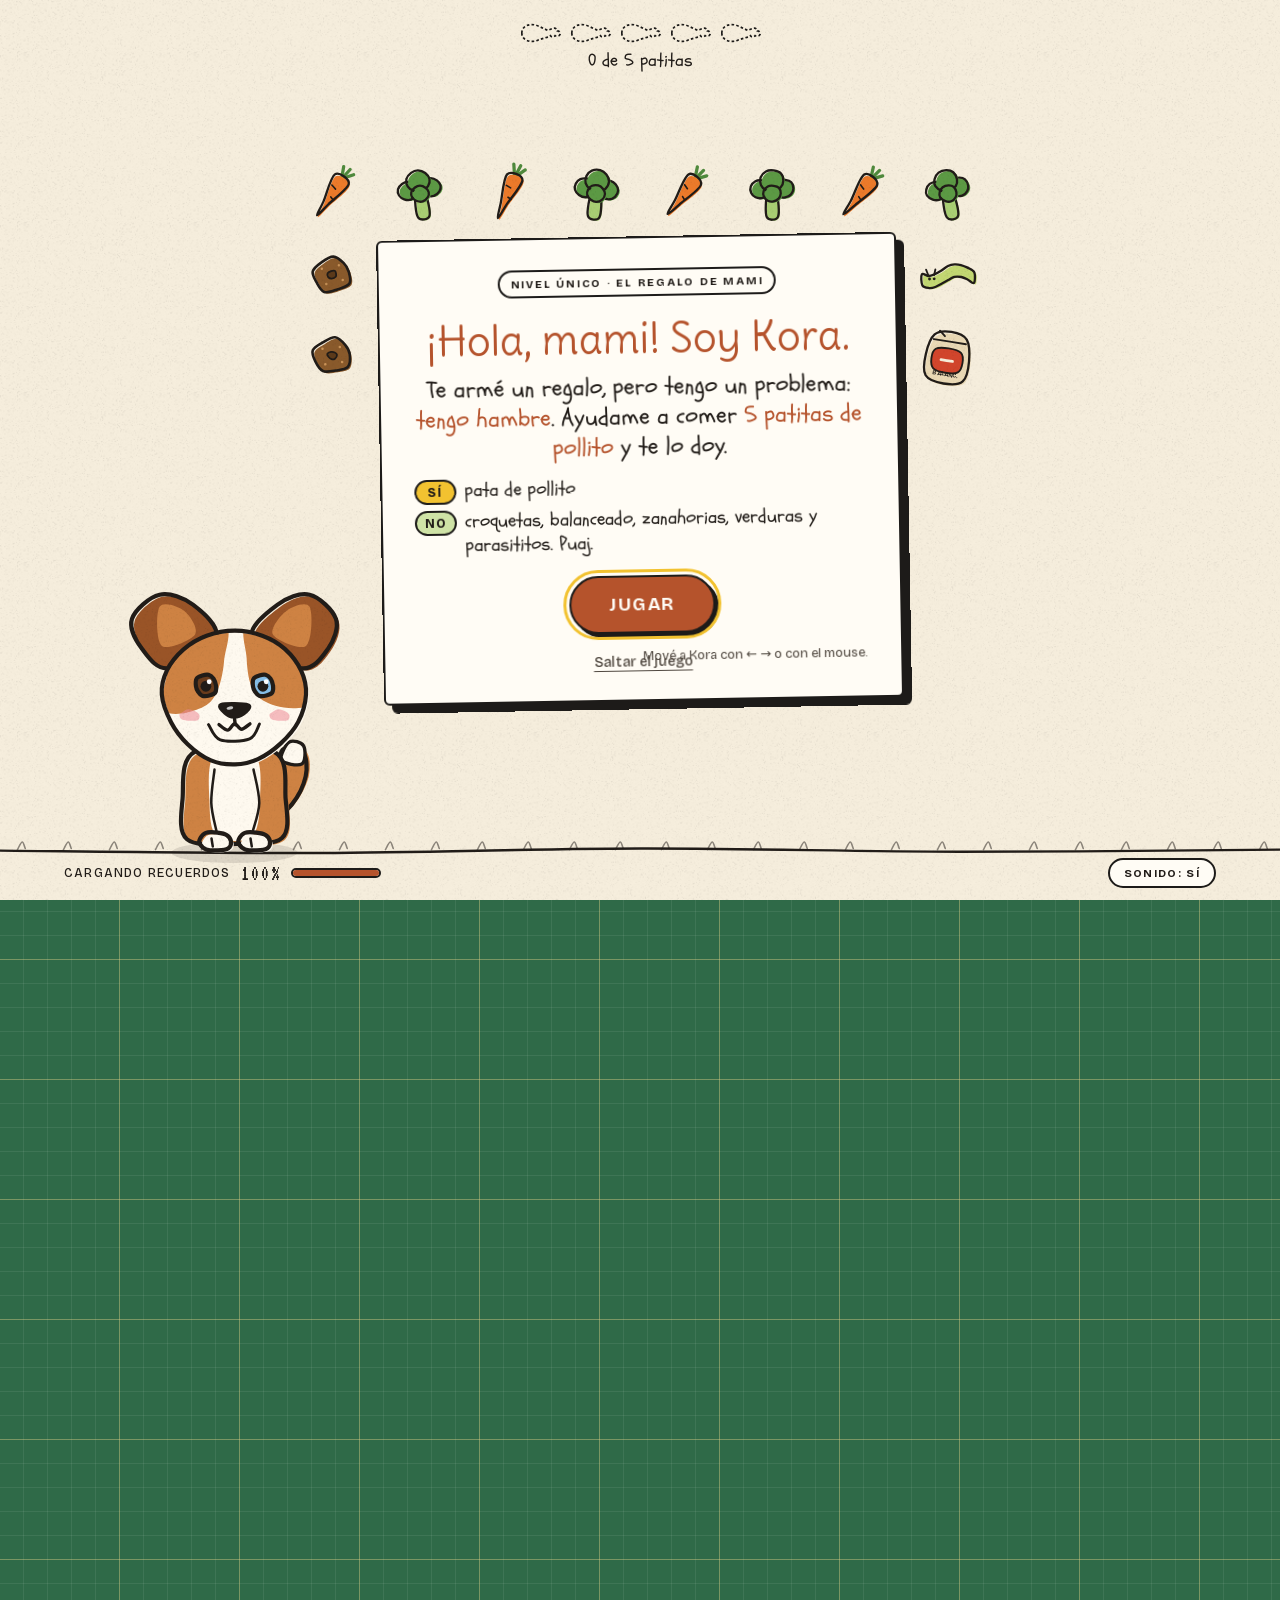
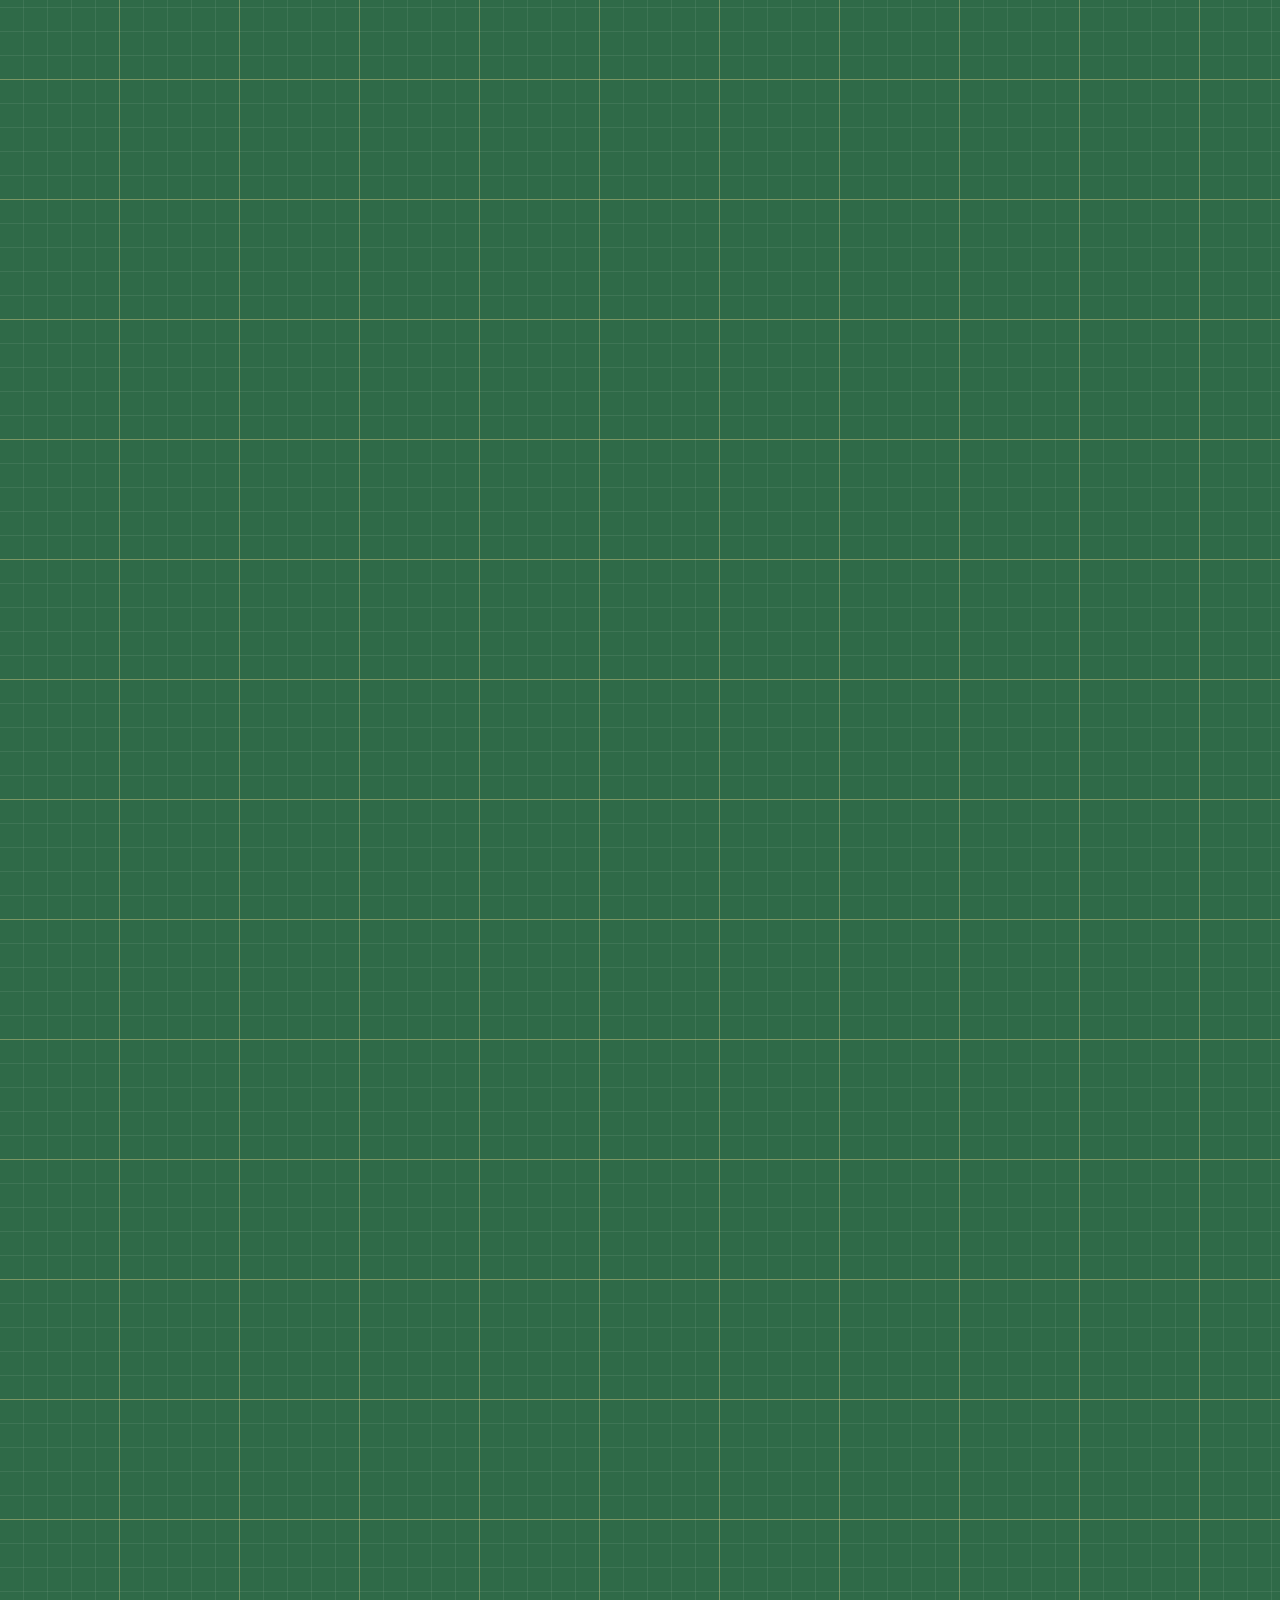
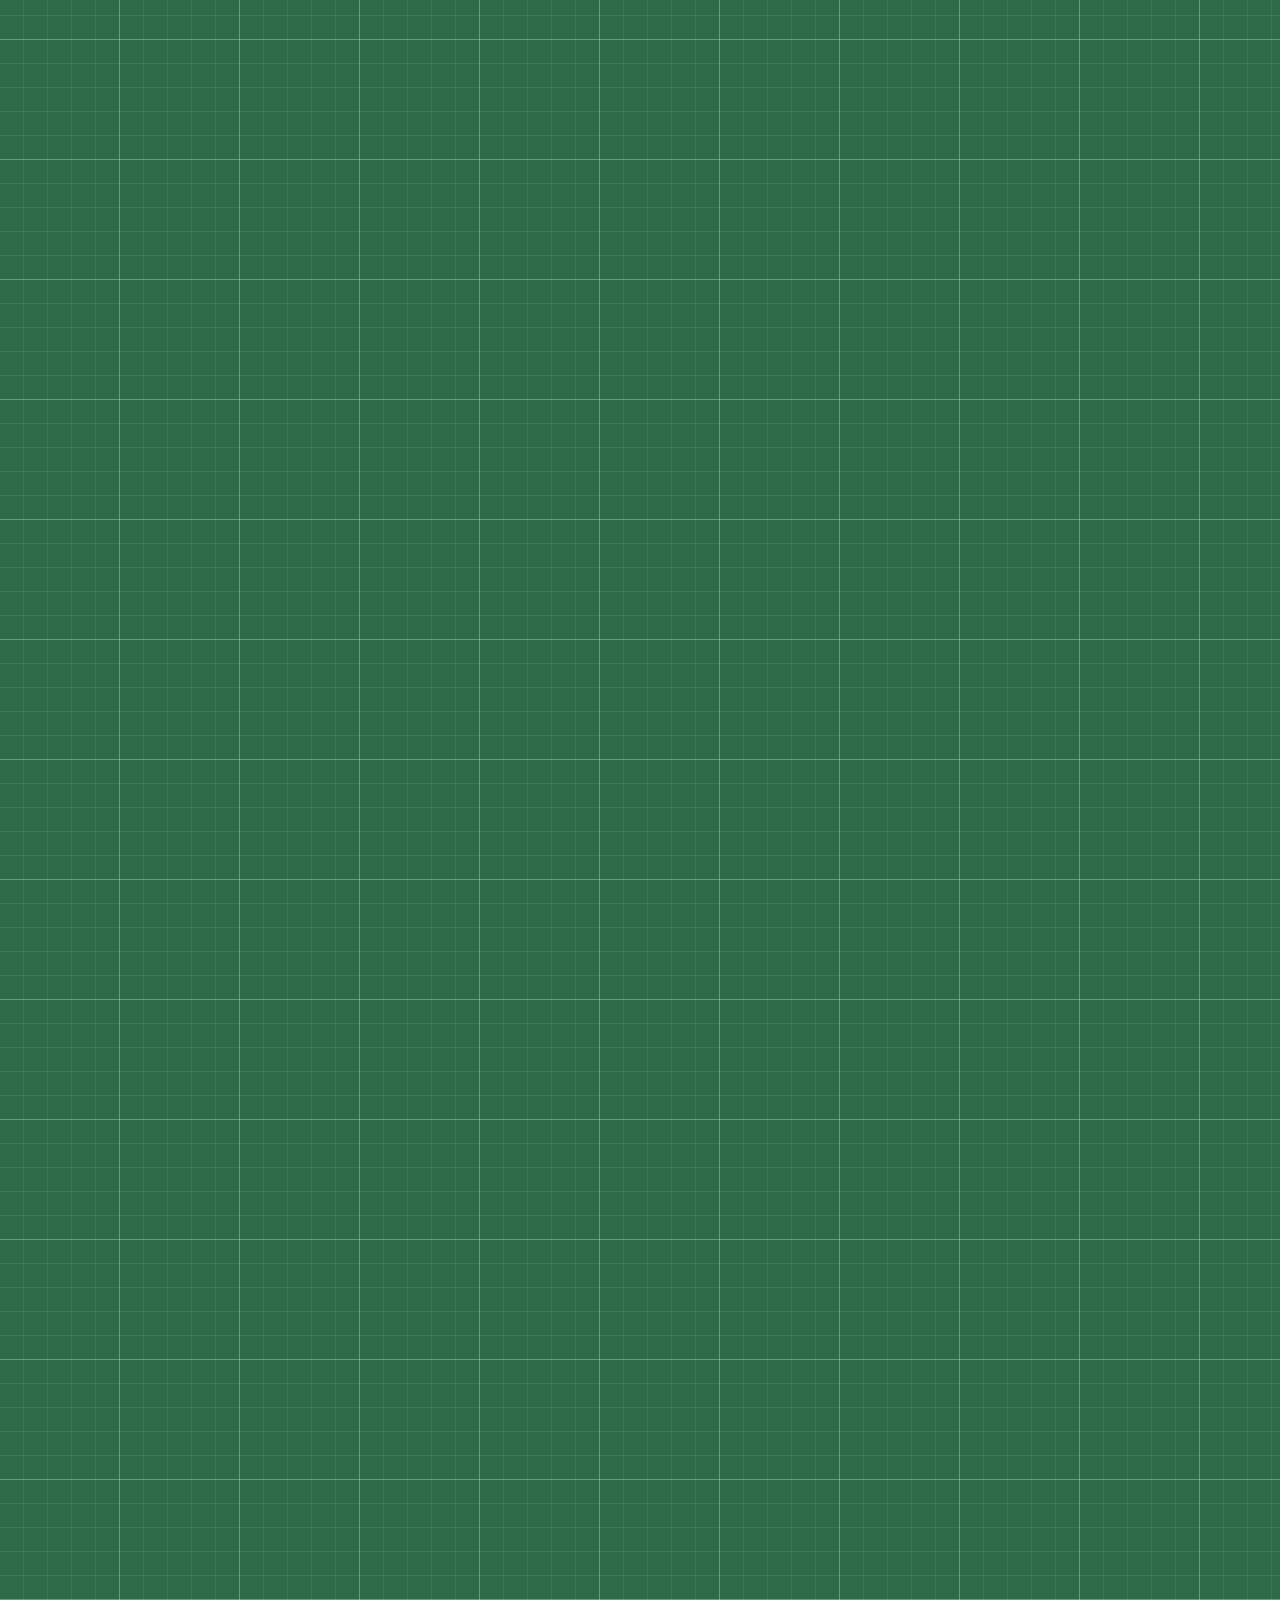
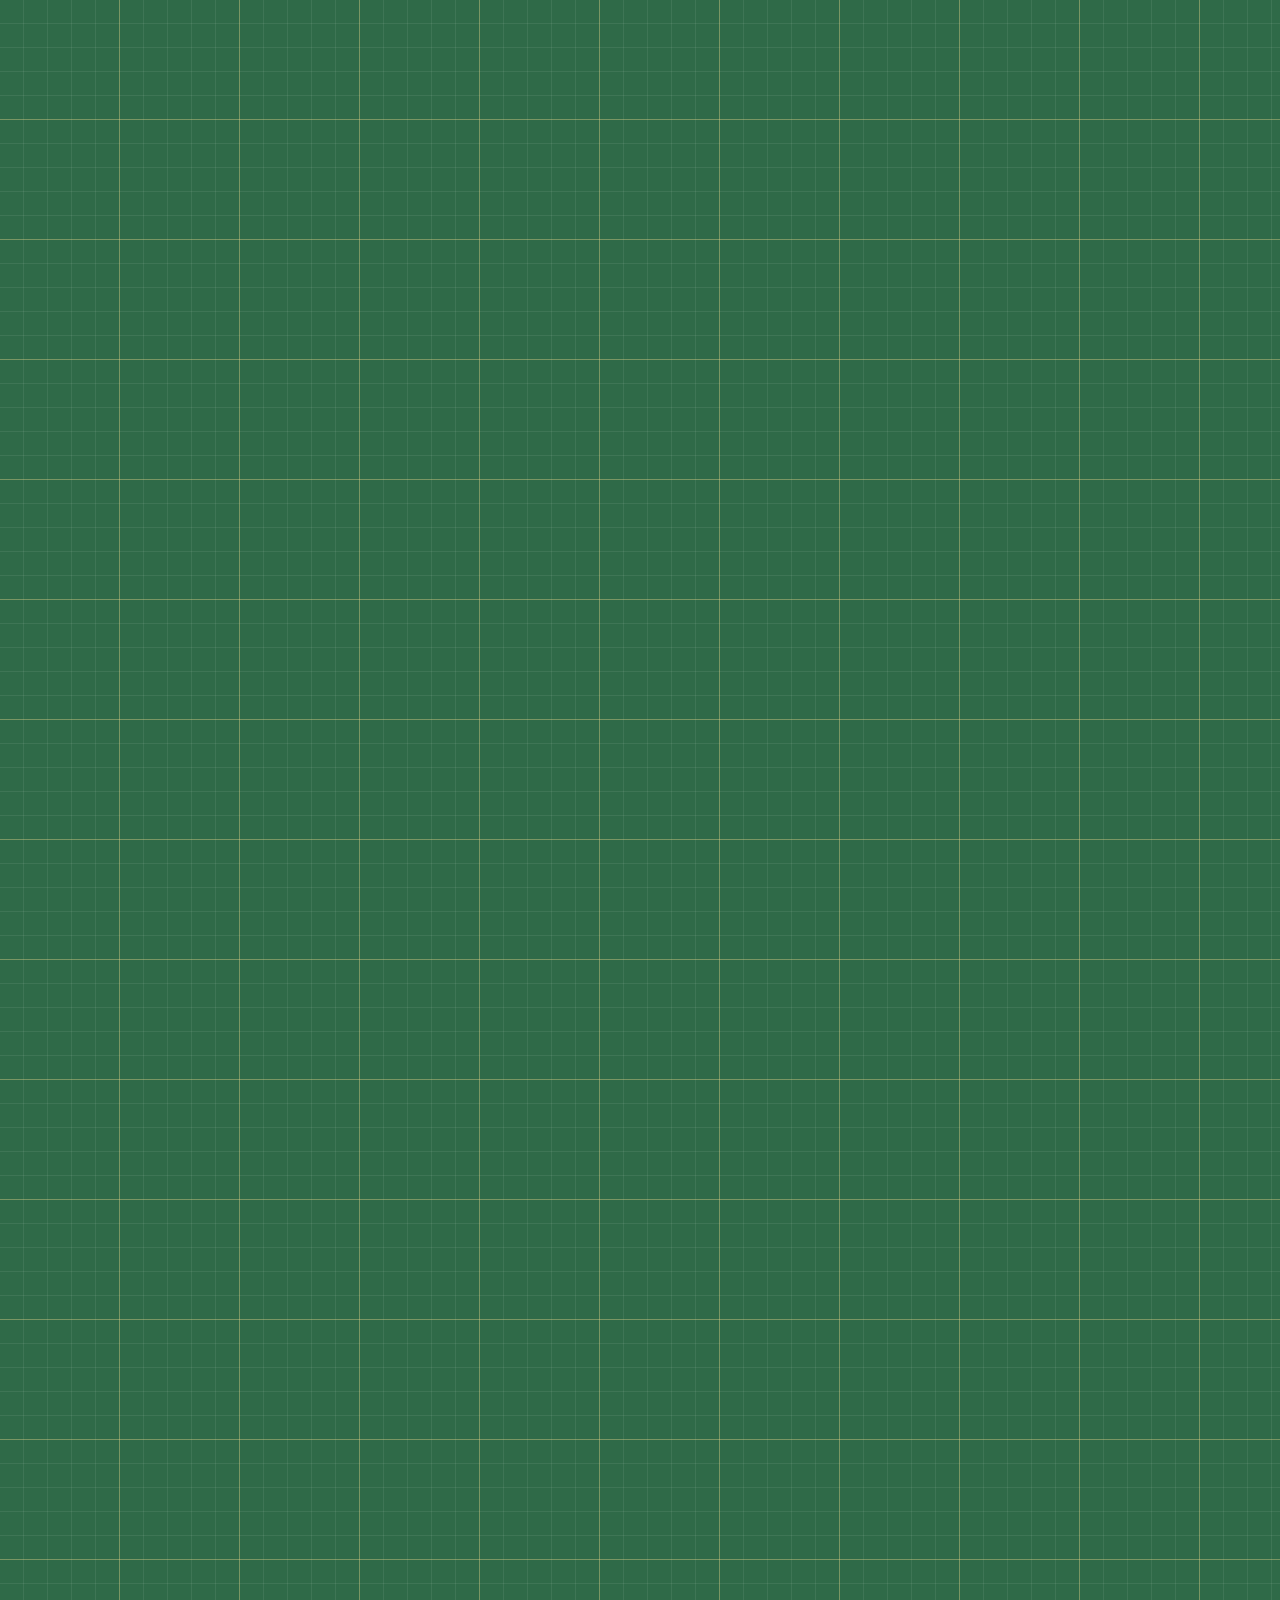
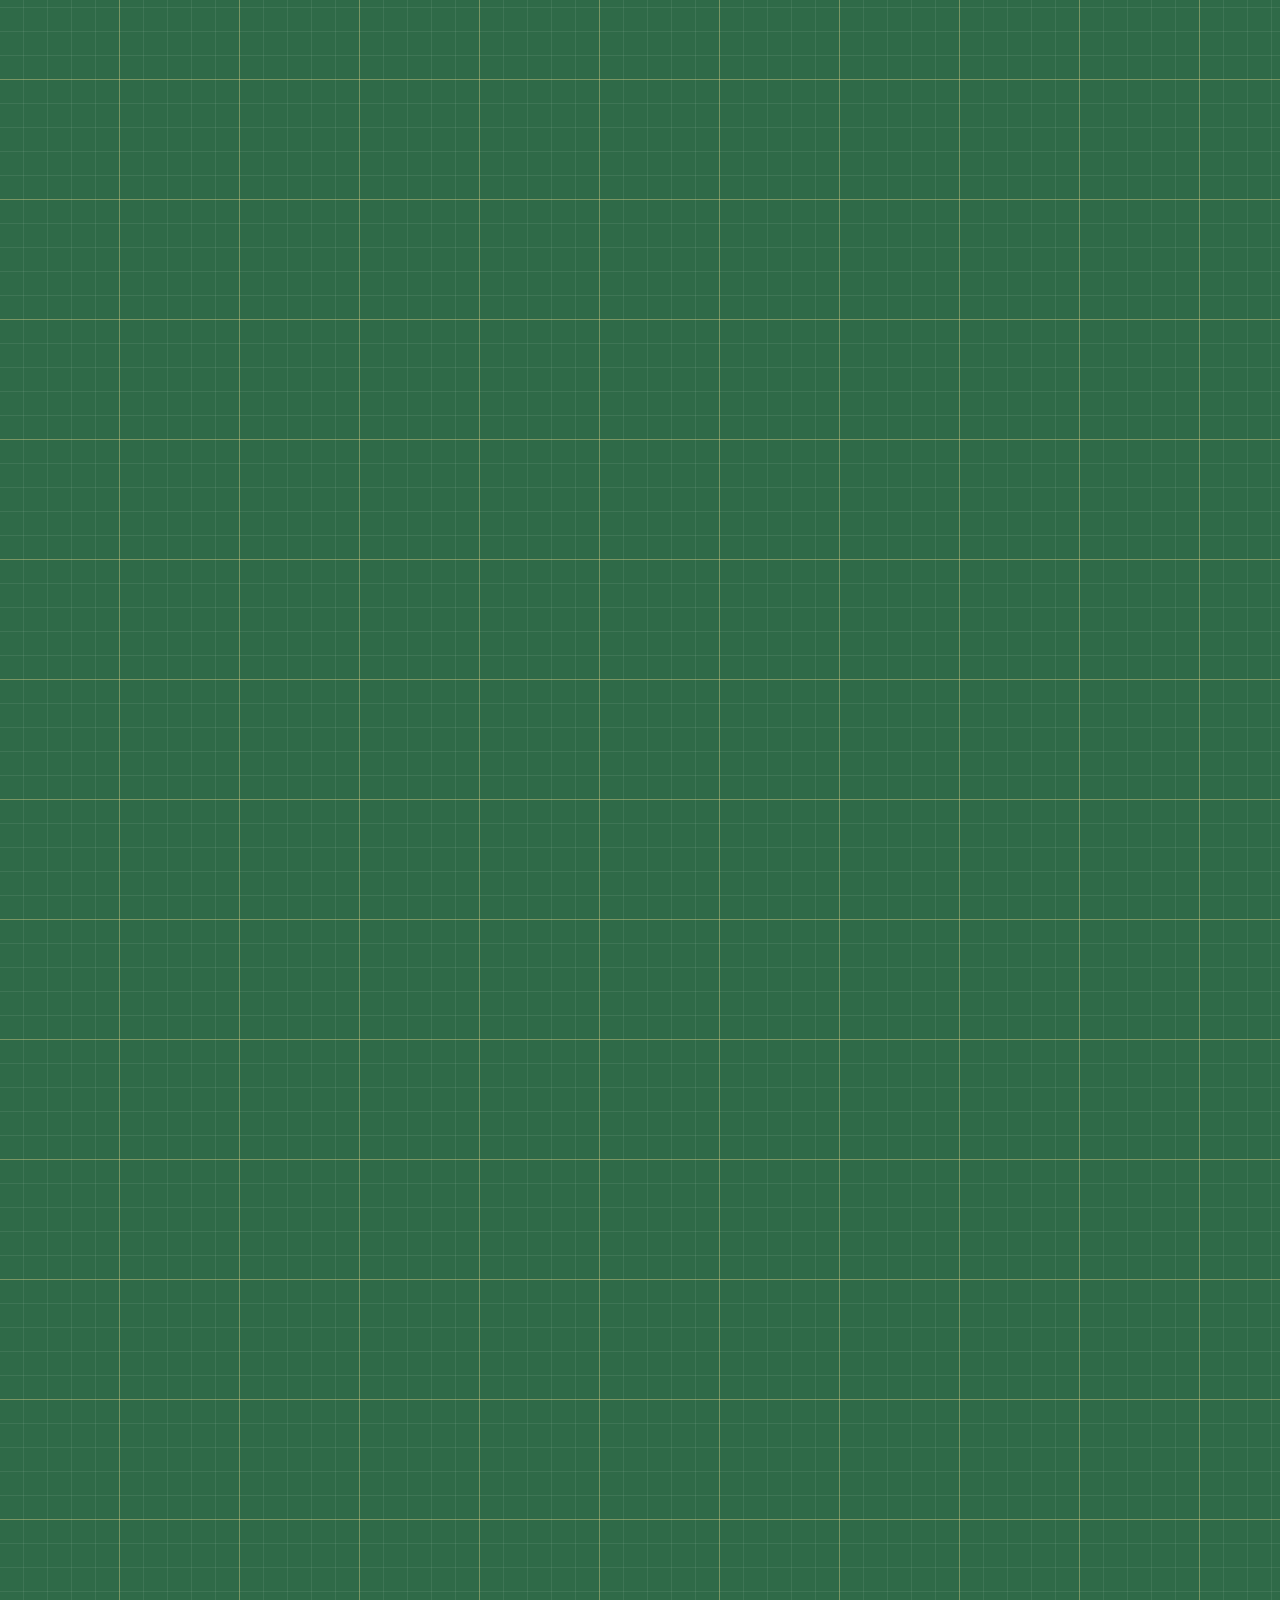
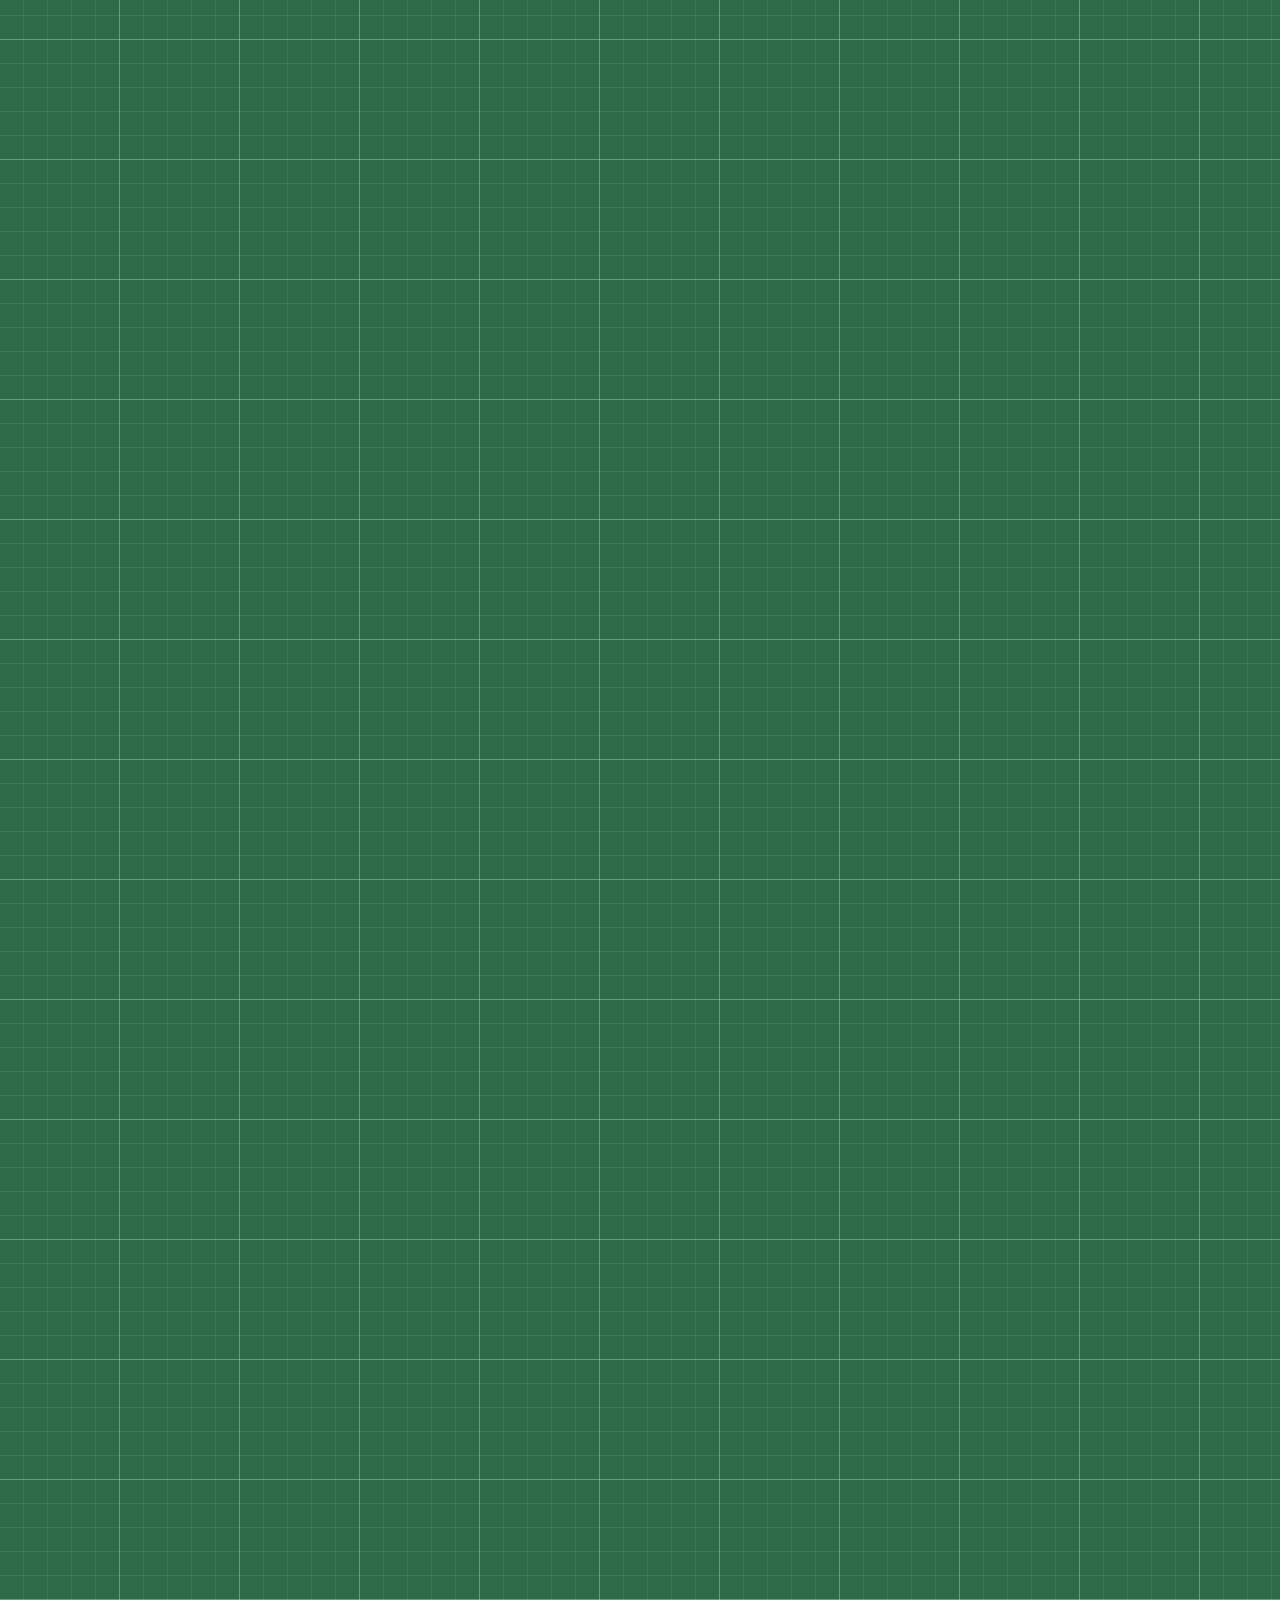
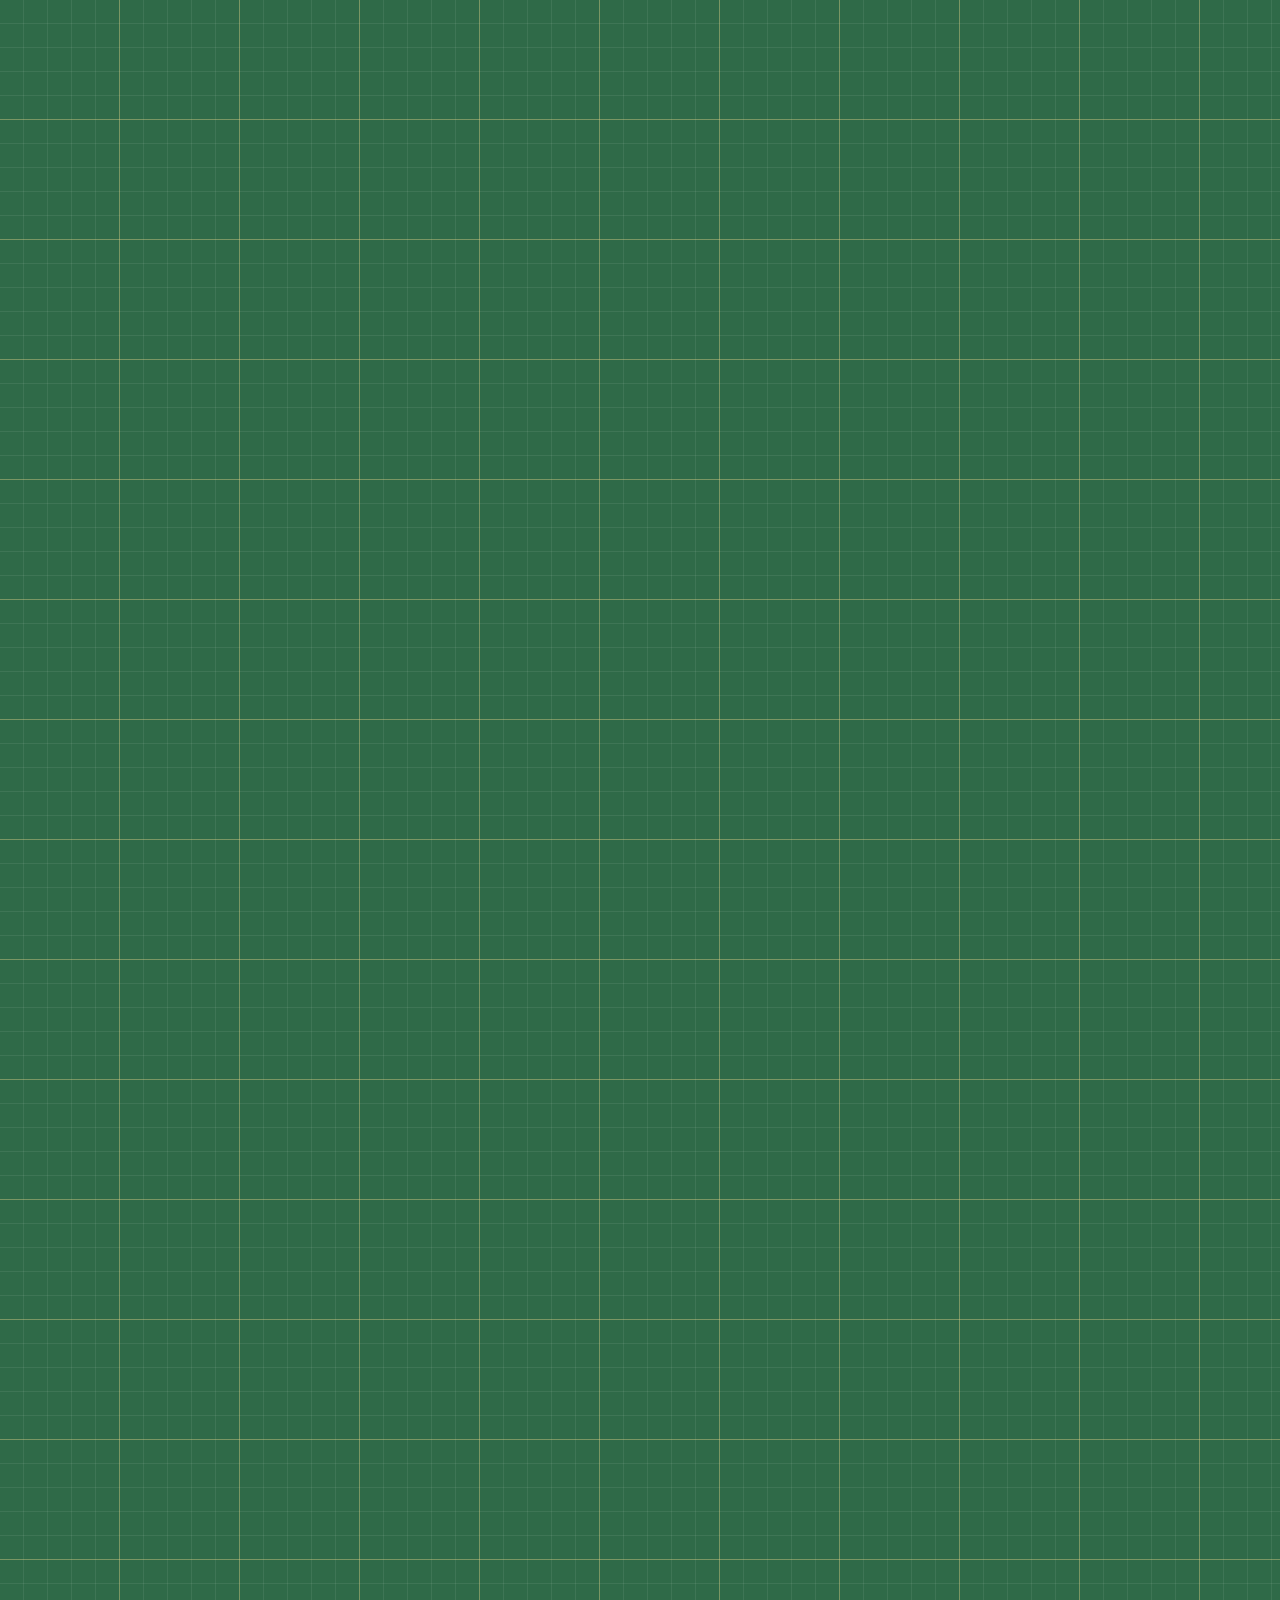
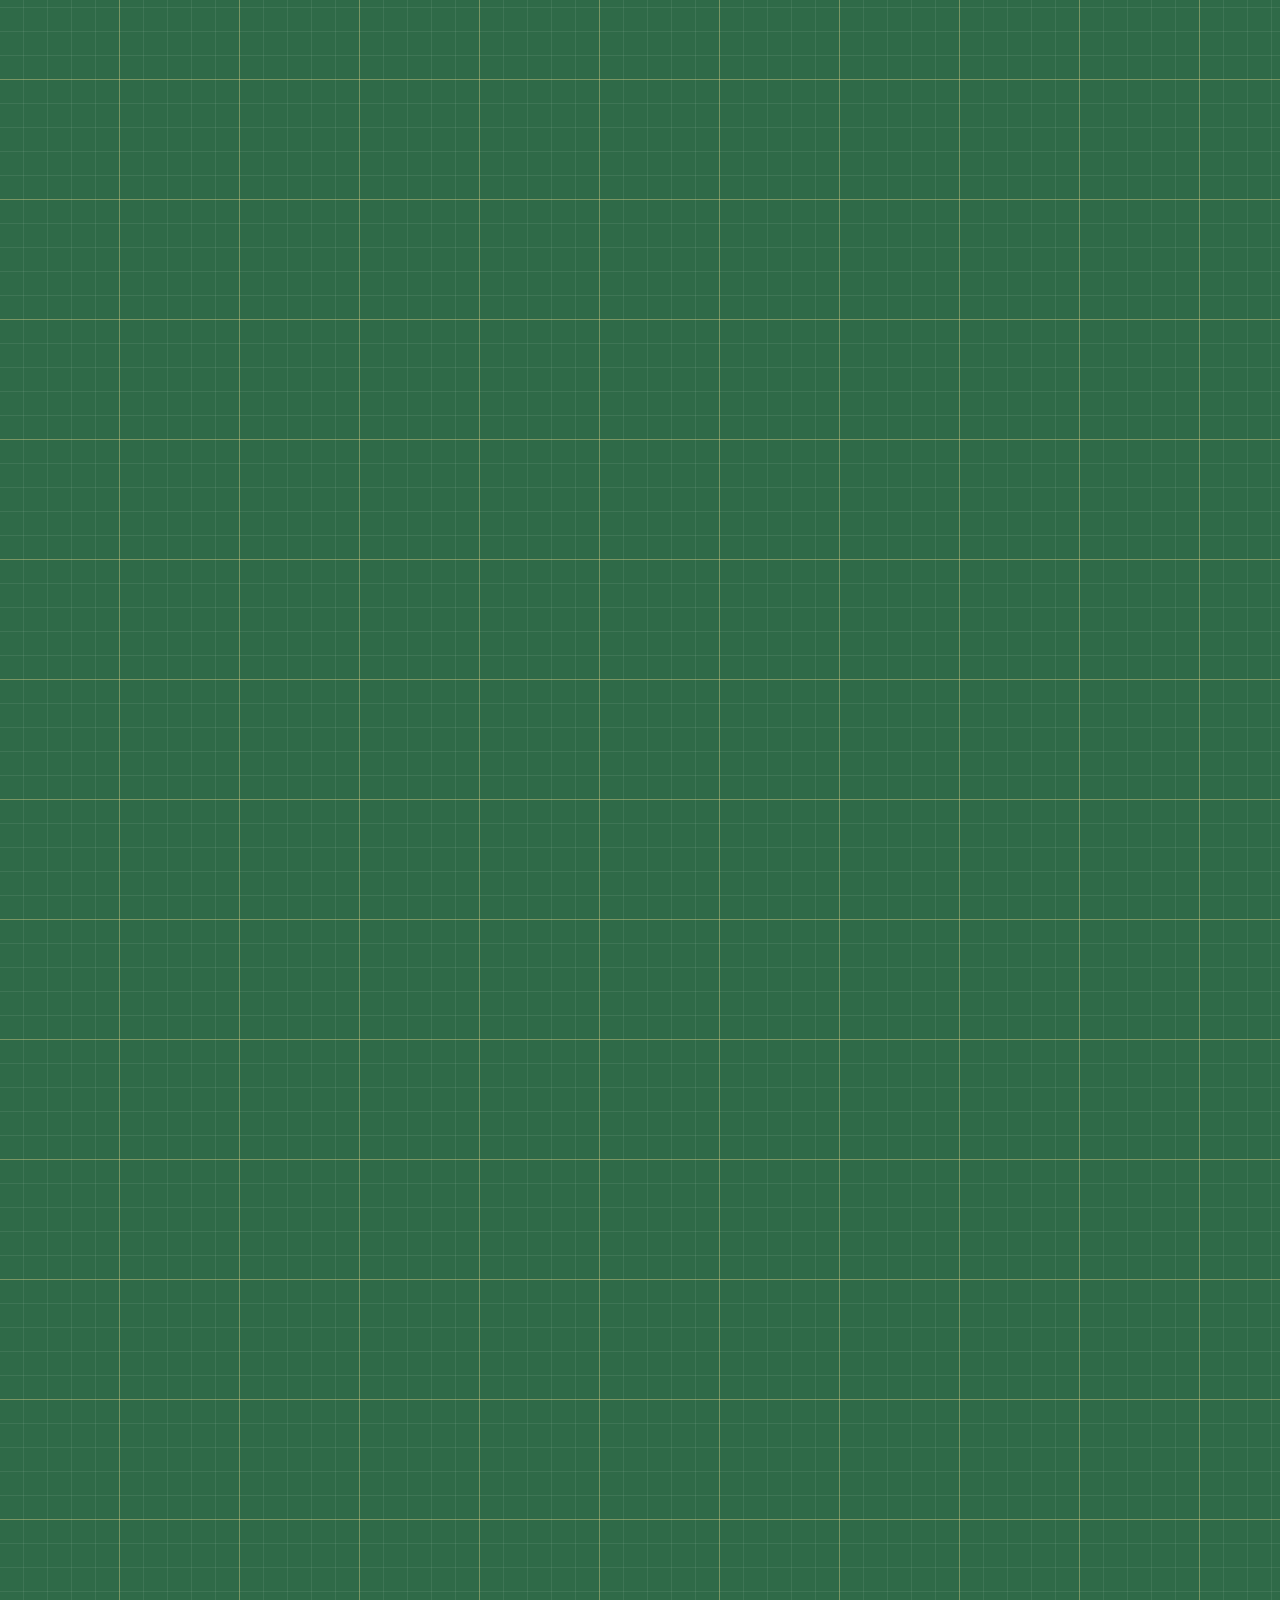
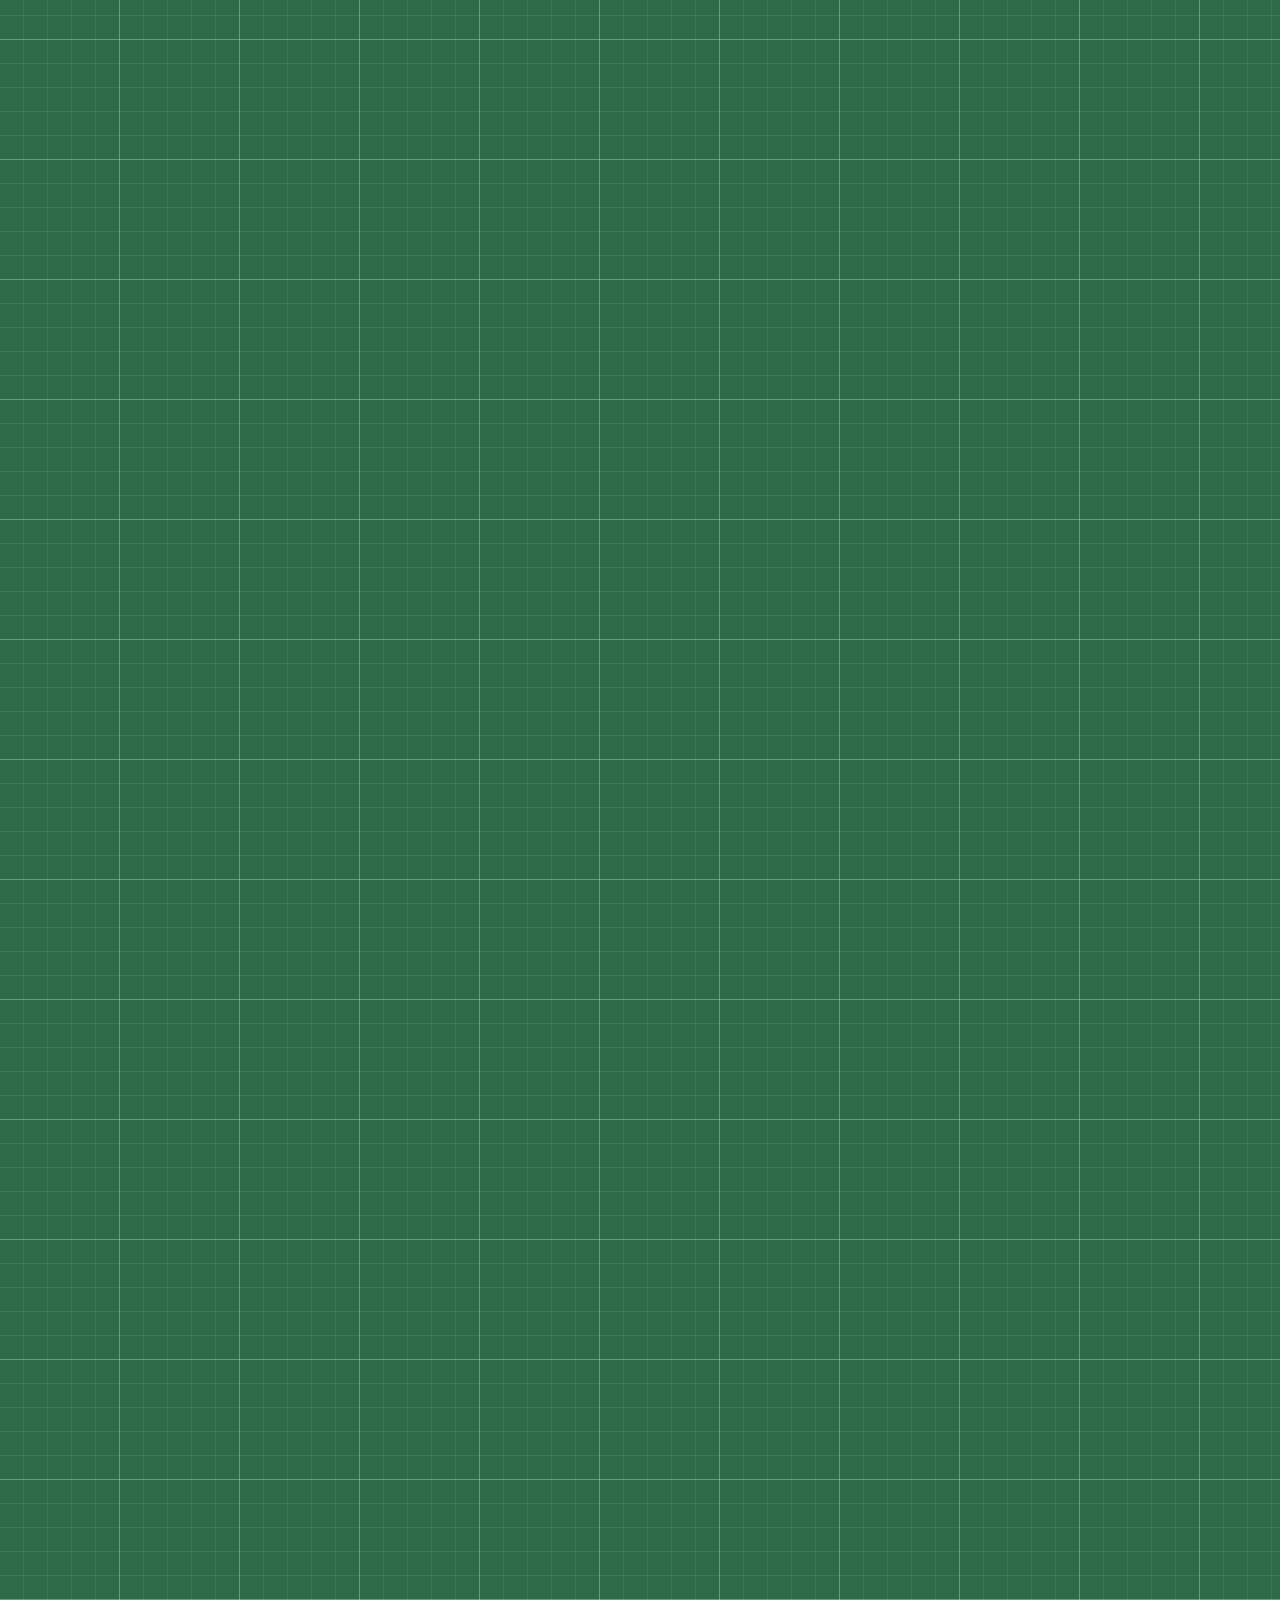
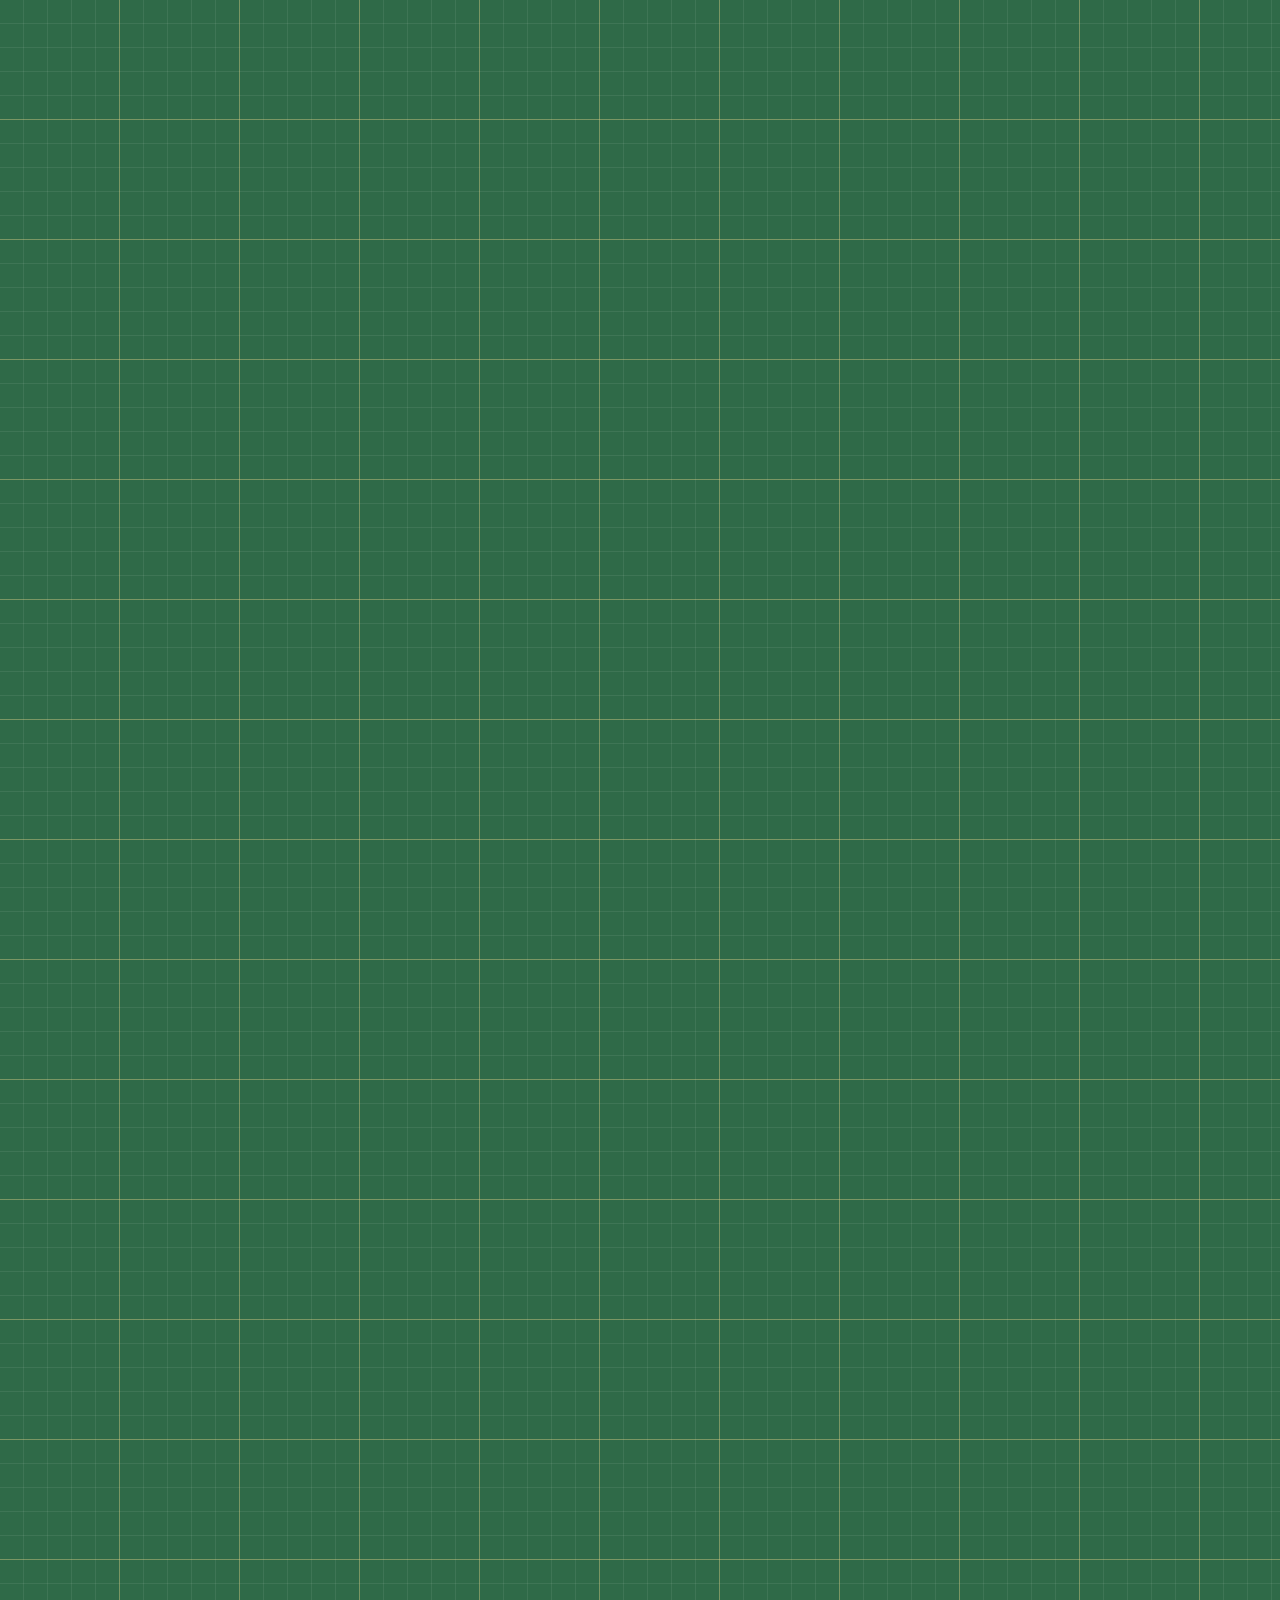
<file: index.html>
<!doctype html>
<html lang="es">
<head>
  <meta charset="utf-8">
  <meta name="viewport" content="width=device-width, initial-scale=1, viewport-fit=cover">
  <meta name="theme-color" content="#2f6a48">
  <meta name="robots" content="noindex, nofollow">
  <meta name="description" content="Feliz día, mami. Una carta de Kora para Renata.">
  <title>Feliz día, mami — de Kora</title>
  <style>
    .gate{display:none}html.is-loading{overflow:hidden}.is-loading .gate{display:flex;position:fixed;inset:0;z-index:2000;background:#f6eedd;color:#211c18}.is-loading main,.is-loading .skip-link,.is-loading .music-toggle{visibility:hidden}
  </style>
  <script>
    document.documentElement.classList.add('js','is-loading');
  </script>
  <link rel="icon" href="assets/favicon.png">
  <link rel="apple-touch-icon" href="assets/apple-touch-icon.png">
  <link rel="preload" href="assets/fonts/schoolbell.woff2" as="font" type="font/woff2" crossorigin>
  <link rel="preload" href="assets/fonts/delius.woff2" as="font" type="font/woff2" crossorigin>
  <link rel="preload" href="assets/fonts/homemade-apple.woff2" as="font" type="font/woff2" crossorigin>
  <link rel="preload" href="assets/fonts/bricolage-var.woff2" as="font" type="font/woff2" crossorigin>
  <link rel="stylesheet" href="styles.css">
  <script src="loader.js" defer></script>
  <script type="importmap">{"imports":{"three":"./assets/vendor/three.module.min.js"}}</script>
  <script type="module" src="app.js"></script>
</head>
<body>
  <!-- Dibujitos a mano que se reusan en toda la página. -->
  <svg width="0" height="0" style="position:absolute" aria-hidden="true">
    <defs>
      <filter id="rough"><feTurbulence type="fractalNoise" baseFrequency=".8" numOctaves="2" seed="3"/><feDisplacementMap in="SourceGraphic" scale="5"/></filter>
      <symbol id="d-heart" viewBox="0 0 60 56"><path d="M30 50C14 38 4 28 6 16 8 6 20 3 28 13l2 3 2-3c8-10 20-7 22 3 2 12-8 22-24 34Z"/></symbol>
      <symbol id="d-paw" viewBox="0 0 60 60"><ellipse cx="30" cy="40" rx="13" ry="11"/><ellipse cx="13" cy="25" rx="6" ry="8" transform="rotate(-20 13 25)"/><ellipse cx="24" cy="14" rx="6" ry="8"/><ellipse cx="37" cy="14" rx="6" ry="8"/><ellipse cx="48" cy="25" rx="6" ry="8" transform="rotate(20 48 25)"/></symbol>
      <symbol id="d-star" viewBox="0 0 60 60"><path d="M30 5l6 18 19 1-15 11 6 19-16-11-16 11 6-19L5 24l19-1Z"/></symbol>
      <symbol id="d-spark" viewBox="0 0 60 60"><path d="M30 4v18M30 38v18M4 30h18M38 30h18M12 12l10 10M38 38l10 10M48 12 38 22M22 38 12 48"/></symbol>
      <symbol id="d-arrow" viewBox="0 0 160 120"><path d="M8 20c30-14 70-10 84 14 12 22-12 40-28 26-14-12 4-34 30-30 26 4 40 30 44 70"/><path d="M124 86l14 14 14-18"/></symbol>
      <symbol id="d-arrow-short" viewBox="0 0 120 70"><path d="M6 50C30 20 70 10 106 26"/><path d="M90 10l18 16-20 12"/></symbol>
      <symbol id="d-scribble" viewBox="0 0 300 24"><path d="M4 16C40 6 70 20 104 12s70 8 100-2 60 10 92 0"/></symbol>
      <symbol id="d-loop" viewBox="0 0 220 80"><path d="M6 60c40 10 60-40 34-44-24-4-20 46 18 46 42 0 50-50 90-46 30 3 40 30 66 26"/></symbol>
      <symbol id="d-steam" viewBox="0 0 80 90"><path d="M20 84c-12-16 12-24 0-40s10-26 2-40M42 84c-12-16 12-24 0-40s10-26 2-40M64 84c-12-16 12-24 0-40s10-26 2-40"/></symbol>
      <symbol id="d-drum" viewBox="0 0 100 60"><path d="M8 30C8 12 30 6 46 14l22 10 10-4c6-3 12 0 12 5 4 0 8 4 6 9-2 4-8 4-11 2-3 4-9 4-11 0l-8 4L46 46C30 54 8 48 8 30Z"/></symbol>
      <symbol id="d-bone" viewBox="0 0 100 40"><path d="M22 14H78c2-8 14-10 16-2 6 0 6 14 0 14-2 8-14 6-16-2H22c-2 8-14 10-16 2-6 0-6-14 0-14 2-8 14-6 16 2Z"/></symbol>
      <symbol id="d-chipa" viewBox="0 0 100 80"><path d="M14 52c-8-18 6-36 24-38 6-10 24-12 32-2 16 0 26 16 20 30 6 12-4 26-18 24-10 10-30 10-40 2-12 2-22-6-18-16Z"/><path d="M34 30c4 4 4 8 0 12M58 26c-3 5-2 9 3 12M46 54c3-3 8-3 11 0"/></symbol>
      <symbol id="d-escuadra" viewBox="0 0 220 220"><path d="M10 210V10l200 200Z"/><path d="M40 180V82l98 98Z"/><path d="M10 40h10M10 70h16M10 100h10M10 130h16M10 160h10M40 210v-10M70 210v-16M100 210v-10M130 210v-16M160 210v-10"/></symbol>
      <symbol id="d-pencil" viewBox="0 0 300 40"><path d="M20 8h220l40 12-40 12H20Z"/><path d="M20 8v24M240 8v24M268 16l12 4-12 4"/><path d="M4 12c6-4 10-4 16-4v24c-6 0-10 0-16-4Z"/></symbol>
      <symbol id="d-clip" viewBox="0 0 40 110"><path d="M12 30V86c0 10 16 10 16 0V18C28 4 6 4 6 18v76c0 18 28 18 28 0V34"/></symbol>
      <symbol id="d-north" viewBox="0 0 60 80"><circle cx="30" cy="46" r="24"/><path d="M30 18l10 40-10-8-10 8Z"/><path d="M24 6V-6M24 -6l12 12M36 6V-6" transform="translate(0 6)"/></symbol>
      <symbol id="d-stick-mami" viewBox="0 0 120 200"><circle cx="60" cy="34" r="20"/><path d="M42 26c-6 20-4 40-12 52M78 26c6 20 4 40 12 52"/><path d="M60 54v74M60 74l-34 30M60 74l38-40M60 128l-26 62M60 128l28 60"/><path d="M52 34h2M66 34h2M53 42c4 4 10 4 14 0"/></symbol>
      <symbol id="d-stick-kora" viewBox="0 0 160 120"><path d="M30 60h80M30 60l-12 50M44 60l8 50M98 60l-10 50M110 60l14 50M30 60c-16-6-20-24-14-40"/><circle cx="124" cy="42" r="18"/><path d="M110 32c-10 2-14 14-8 24M138 30c10 2 14 14 8 24M140 50h12M118 40h2M130 40h2"/></symbol>
      <symbol id="d-flower" viewBox="0 0 80 200"><path d="M40 70c2 40-4 80 0 126M40 120c-14-8-28-6-34 4 12 6 24 4 34-4M40 150c14-10 28-8 34 2-12 6-24 6-34-2"/><circle cx="40" cy="44" r="9"/><path d="M40 35c-6-14-2-28 0-30 4 4 6 18 0 30M49 44c14-6 28-2 30 0-4 4-18 6-30 0M40 53c6 14 2 28 0 30-4-4-6-18 0-30M31 44c-14 6-28 2-30 0 4-4 18-6 30 0M47 37c8-12 20-16 24-14-2 6-12 14-24 14M47 51c12 8 16 20 14 24-6-2-14-12-14-24M33 51c-8 12-20 16-24 14 2-6 12-14 24-14M33 37c-12-8-16-20-14-24 6 2 14 12 14 24"/></symbol>
      <symbol id="d-splat" viewBox="0 0 120 100"><path d="M60 30c10-4 22 2 24 14 12-2 20 10 12 18 8 8 0 20-12 16-2 12-18 14-24 6-8 8-24 2-22-10-12 0-16-14-6-20-6-10 4-22 16-18 2-6 8-8 12-6Z"/><circle cx="18" cy="20" r="4"/><circle cx="104" cy="24" r="3"/><circle cx="12" cy="76" r="5"/><circle cx="110" cy="84" r="4"/><circle cx="34" cy="94" r="2.5"/><circle cx="90" cy="8" r="2.5"/></symbol>
      <symbol id="d-smile" viewBox="0 0 60 60"><path d="M22 20v8M38 20v8M18 36c6 10 18 10 24 0"/></symbol>
      <symbol id="d-loop-arrow" viewBox="0 0 120 90"><path d="M6 10c30-6 60 4 54 26-4 14-24 10-20-4 6-18 40-14 54 10 8 14 10 30 8 44"/><path d="M88 70l14 16 12-20"/></symbol>
      <symbol id="d-bone-line" viewBox="0 0 100 40"><path d="M22 14H78c2-8 14-10 16-2 6 0 6 14 0 14-2 8-14 6-16-2H22c-2 8-14 10-16 2-6 0-6-14 0-14 2-8 14-6 16 2Z"/></symbol>
      <symbol id="d-ball" viewBox="0 0 60 60"><circle cx="30" cy="30" r="24"/><path d="M8 24c14 6 30 6 44-4M12 44c12-8 28-10 40-2M28 6c-6 16-6 34 2 48"/></symbol>
    </defs>
  </svg>

  <!-- ============ Pantalla de carga + minijuego ============ -->
  <div id="gate" class="gate" role="dialog" aria-modal="true" aria-labelledby="gate-title">
    <canvas id="game" class="game-canvas" tabindex="-1" aria-label="Minijuego: Kora come patitas de pollito y esquiva la comida que no le gusta."></canvas>
    <div class="gate-hud" aria-live="polite">
      <div class="slots" aria-label="Patitas comidas"><span class="slot"></span><span class="slot"></span><span class="slot"></span><span class="slot"></span><span class="slot"></span></div>
      <p class="hud-count"><span id="eaten">0</span> de 5 patitas</p>
    </div>
    <div class="gate-load">
      <span class="load-label">cargando recuerdos</span>
      <span id="load-progress" class="load-num" role="progressbar" aria-label="Carga de la página" aria-valuemin="0" aria-valuemax="100" aria-valuenow="0"><span id="load-number">0</span>%</span>
      <span class="load-bar"><span id="load-bar"></span></span>
    </div>
    <button id="mute" class="mute" type="button" aria-pressed="false">sonido: sí</button>

    <div id="card-intro" class="gate-card">
      <p class="tag">Nivel único · El regalo de mami</p>
      <h1 id="gate-title" class="hand gate-title">¡Hola, mami! Soy Kora.</h1>
      <p class="hand gate-text">Te armé un regalo, pero tengo un problema: <b>tengo hambre</b>. Ayudame a comer <b>5 patitas de pollito</b> y te lo doy.</p>
      <ul class="rules">
        <li><span class="ok">sí</span> pata de pollito</li>
        <li><span class="no">no</span> croquetas, balanceado, zanahorias, verduras y parasititos. Puaj.</li>
      </ul>
      <button id="play" class="btn btn-big" type="button">Jugar</button>
      <p class="controls"><span class="desk">Mové a Kora con ← → o con el mouse.</span><span class="touch">Arrastrá el dedo para mover a Kora.</span></p>
      <button id="skip" class="link" type="button">Saltar el juego</button>
    </div>
    <div id="card-win" class="gate-card" hidden>
      <p class="tag">¡5 de 5!</p>
      <h2 class="hand gate-title">¡Gracias, mami! Estoy llenita.</h2>
      <p id="win-text" class="hand gate-text">Ahora sí: tu regalo.</p>
      <button id="open-gift" class="btn btn-big" type="button" disabled>Cargando recuerdos…</button>
      <button id="replay" class="link" type="button">Jugar otra vez</button>
    </div>
    <div id="card-back" class="gate-card" hidden>
      <p class="tag">Volviste</p>
      <h2 class="hand gate-title">¡Mami! Ya me diste de comer.</h2>
      <p class="hand gate-text">¿Jugamos otra vez o vamos directo al regalo?</p>
      <button id="back-play" class="btn" type="button">Jugar otra vez</button>
      <button id="back-open" class="btn btn-ghost" type="button" disabled>Cargando…</button>
    </div>

    <div class="wrap" aria-hidden="true"><span class="wrap-half wrap-l"></span><span class="wrap-half wrap-r"></span><span class="ribbon-v"></span><span class="bow"><i></i><i></i><b></b></span></div>
  </div>

  <a class="skip-link" href="#carta">Saltar a la carta</a>
  <button id="music-toggle" class="music-toggle" type="button" aria-pressed="true" aria-label="Apagar la música"><span class="cassette" aria-hidden="true"><i></i><i></i></span><span class="mt-label">música</span></button>
  <canvas id="pollo-canvas" class="pollo-canvas" aria-hidden="true"></canvas>
  <canvas id="chase-canvas" class="chase-canvas" aria-hidden="true"></canvas>

  <main id="main" tabindex="-1">
    <!-- ============ 00 Portada ============ -->
    <!-- ============ 00 Portada ============ -->
    <section id="portada" class="scene sheet cover" data-chapter="Portada">
      <div class="cover-grid">
        <div class="cover-copy torn-kraft">
          <p class="note" data-in><span class="scribble">una carta de tu hija</span></p>
          <h1 class="display cover-title" data-in>Feliz día,<em>mami.</em></h1>
          <div class="rotulo" data-in>
            <dl>
              <div><dt>Proyecto</dt><dd>Feliz día, mami</dd></div>
              <div><dt>Clienta</dt><dd>Renata (mami)</dd></div>
              <div><dt>Dibujó</dt><dd>Korita Bububu</dd></div>
              <div><dt>Escala</dt><dd>1 : 1 perro</dd></div>
              <div><dt>Fecha</dt><dd>Octubre 2026</dd></div>
              <div><dt>Lámina</dt><dd>01</dd></div>
            </dl>
            <svg class="doodle north" viewBox="0 -6 60 86" aria-hidden="true"><use href="#d-north"/></svg>
          </div>
        </div>
        <div class="cover-photo">
          <figure class="polaroid polaroid-xl" style="--r:3deg" data-in>
            <div class="ph"><img src="assets/img/abrazo-verde.webp" srcset="assets/img/abrazo-verde-sm.webp 750w, assets/img/abrazo-verde.webp 1125w" sizes="(max-width: 760px) 45vw, 35vw" decoding="async" alt="Renata abraza a Kora cachorrita contra la cara; las dos miran a cámara." width="1125" height="1500" style="--pos:50% 40%"></div>
            <figcaption class="hand">mami y yo, al principio</figcaption>
            <span class="datestamp">'25 8 18</span><span class="tape tape-tl"></span><span class="tape tape-br"></span>
            <span class="lines" aria-hidden="true"></span>
            <p class="callout callout-cover" aria-hidden="true"><svg class="doodle" viewBox="0 0 120 70"><use href="#d-arrow-short"/></svg><span>¡yo, chiquitita!</span></p>
          </figure>
          <img class="sticker cover-sticker" src="assets/img/sticker-pelota.webp" srcset="assets/img/sticker-pelota-sm.webp 356w, assets/img/sticker-pelota.webp 652w" sizes="(max-width: 760px) 40vw, 15vw" decoding="async" alt="Kora con su pelota de colores en la boca." width="652" height="952" data-in>
          <div class="badge" aria-hidden="true">
            <svg viewBox="0 0 200 200"><defs><path id="badge-c" d="M100 100m-72 0a72 72 0 1 1 144 0a72 72 0 1 1-144 0"/></defs><path class="badge-shape" d="M100 6l14 16 20-8 6 20 21 2-2 21 18 10-11 18 11 18-18 10 2 21-21 2-6 20-20-8-14 16-14-16-20 8-6-20-21-2 2-21-18-10 11-18-11-18 18-10-2-21 21-2 6-20 20 8Z"/><text><textPath href="#badge-c" textLength="440" lengthAdjust="spacing">APROBADO POR KORA ✱ HECHO CON PATITAS ✱</textPath></text></svg>
            <svg class="badge-ico" viewBox="0 0 60 60"><use href="#d-paw"/></svg>
          </div>
        </div>
      </div>
      <svg class="doodle desk desk-escuadra" viewBox="0 0 220 220" aria-hidden="true"><use href="#d-escuadra"/></svg>
      <svg class="doodle desk desk-pencil" viewBox="0 0 300 40" aria-hidden="true"><use href="#d-pencil"/></svg>
      <div class="scrap edge-r lined torn-a m-flow" style="top:46%;--r:5deg" aria-hidden="true">
        <span class="washi washi-dots" style="top:-12px;left:30%;--r:-6deg"></span>
        <p class="pen big">HOY:</p>
        <ul class="checklist"><li class="on">despertar a mami</li><li class="on">upa</li><li class="on">pedir pollito</li><li class="on">siesta</li><li class="no">comer croquetas</li></ul>
        <svg class="doodle mini-heart" viewBox="0 0 60 56"><use href="#d-heart"/></svg>
      </div>
      <span class="scrap edge-l smile-sticker" style="top:12%;--r:-12deg" aria-hidden="true"><svg viewBox="0 0 60 60"><use href="#d-smile"/></svg></span>
      <svg class="scrap doodle splat" style="left:44%;top:6%;--r:10deg" viewBox="0 0 120 100" aria-hidden="true"><use href="#d-splat"/></svg>
      <div class="scrap edge-l torn-photo" style="top:58%;--r:-6deg" aria-hidden="true"><span class="washi washi-stripes" style="top:-10px;left:28%;--r:-7deg"></span><div class="torn-b"><img src="assets/img/ventana.webp" srcset="assets/img/ventana-sm.webp 563w, assets/img/ventana.webp 844w" sizes="(max-width: 760px) 45vw, 35vw" decoding="async" alt="" width="844" height="1500" style="--pos:50% 40%"></div><p class="pen">mirando por la ventana<br>(vigilando el barrio)</p></div>
    </section>

    <!-- ============ 01 Mi nombre ============ -->
    <section id="nombre" class="scene sheet names" data-chapter="Mi nombre">
      <div class="names-intro">
        <h2 class="display" data-in>Me dicen <em>Kora.</em></h2>
        <p class="lead" data-in>O la Bubu. O Korita. Depende del día y de cuánto pollito haya. Pero para los papeles, mi nombre completo es este:</p>
      </div>
      <div class="diecut" data-in>
        <svg class="diecut-bg" viewBox="0 0 1000 620" preserveAspectRatio="none" aria-hidden="true"><path d="M70 120C40 40 170 10 240 60c40-50 130-60 170-10 50-40 160-30 190 20 60-50 190-30 210 40 80-10 150 60 110 130 60 40 50 150-20 170 30 70-40 140-120 110-40 60-170 60-200 0-60 40-170 40-200-20-60 40-170 20-180-50-80 10-150-60-100-120C10 330 0 230 70 220 30 190 40 140 70 120Z"/></svg>
        <p class="fullname" aria-label="Korita Bububu Hidrolizada Vomitito Reina Parasitito Empanada Chancletita Pollito Cardozo">
          <span style="--s:1.25;--r:-4deg">Korita</span>
          <span style="--s:.95;--r:3deg">Bububu</span>
          <span style="--s:1.1;--r:-2deg">Hidrolizada</span>
          <span style="--s:.9;--r:5deg">Vomitito</span>
          <span style="--s:1.5;--r:-3deg">Reina</span>
          <span style="--s:.95;--r:2deg">Parasitito</span>
          <span style="--s:1.15;--r:-5deg">Empanada</span>
          <span style="--s:1;--r:4deg">Chancletita</span>
          <span style="--s:1.2;--r:-2deg">Pollito</span>
          <span style="--s:1.35;--r:2deg">Cardozo</span>
        </p>
        <canvas class="kora-doodle" data-kora="happy" width="220" height="260" aria-hidden="true"></canvas>
      </div>
      <div class="index-card" data-in>
        <div class="index-head"><span class="index-logo">kora<sup>™</sup></span><span class="index-meta">Índice de nombres<br>de la casa</span></div>
        <p class="index-about">Kora es una perra de departamento fundada en agosto de 2025. Se dedica a dormir, a pedir pollito y a querer a su mami.</p>
        <ol class="index-list">
          <li><b>B</b><span>Bububu</span></li>
          <li><b>C</b><span>Cardozo <em>de la familia</em></span></li>
          <li><b></b><span>Chancletita</span></li>
          <li><b>E</b><span>Empanada</span></li>
          <li><b>H</b><span>Hidrolizada</span></li>
          <li><b>K</b><span>Korita</span></li>
          <li><b>P</b><span>Parasitito</span></li>
          <li><b></b><span>Pollito <em>mi comida favorita y yo</em></span></li>
          <li><b>R</b><span>Reina <em>obvio</em></span></li>
          <li><b>V</b><span>Vomitito <em>perdón</em></span></li>
        </ol>
        <svg class="doodle index-paw" viewBox="0 0 60 60" aria-hidden="true"><use href="#d-paw"/></svg>
      </div>
      <div class="scrap edge-l sticky m-flow" style="top:28%;--r:-5deg" aria-hidden="true"><span class="washi" style="top:-12px;left:20%;--r:4deg"></span><p class="pen">si me llamás con cualquiera de estos, <span class="circled">vengo igual</span></p></div>
      <div class="mini" style="left:46%;top:13%" aria-hidden="true"><svg class="doodle" viewBox="0 0 100 40"><use href="#d-bone-line"/></svg><p class="pen">el más largo<br>del barrio</p></div>
      <div class="scrap edge-r stamp" style="top:52%;--r:7deg" aria-hidden="true"><img src="assets/img/lengua-pasillo.webp" srcset="assets/img/lengua-pasillo-sm.webp 563w, assets/img/lengua-pasillo.webp 844w" sizes="(max-width: 760px) 45vw, 35vw" decoding="async" loading="lazy" alt="" width="844" height="1500" style="--pos:50% 30%"><span class="stamp-val">$ 1 pollito</span><span class="postmark"><span>KORA · 2026</span></span></div>
    </section>

    <!-- ============ 02 Llegué ============ -->
    <section id="llegue" class="scene sheet arrival" data-chapter="Llegué">
      <div class="copy">
        <h2 class="display" data-in>El día que <em>llegué.</em></h2>
        <p class="lead" data-in>Era así de chiquita: entraba entera en las manos de mami. No sabía dónde estaba ni quiénes eran ustedes.</p>
        <p class="body" data-in>Me acomodé encima de mami, me dormí, y cuando me desperté seguía ahí. Ahí entendí: esta es mi mami.</p>
      </div>
      <div class="arrival-board">
        <figure class="camcorder" data-in>
          <video src="assets/video/llegada.mp4" poster="assets/video/llegada.webp" muted loop playsinline preload="metadata" aria-label="Video: Kora cachorrita camina sobre una falda."></video>
          <div class="cam-hud" aria-hidden="true"><span class="rec">● REC</span><span class="batt"></span><span class="cam-tc" data-timecode>00:00:00</span><span class="cam-date">AGO. 5 2025</span><span class="cam-corner c1"></span><span class="cam-corner c2"></span><span class="cam-corner c3"></span><span class="cam-corner c4"></span></div>
          <button class="sound-toggle" type="button" aria-pressed="false">sonido</button>
        </figure>
        <p class="callout callout-cam" aria-hidden="true"><span>mis primeros<br><span class="circled">pasitos</span></span><svg class="doodle" viewBox="0 0 120 90"><use href="#d-loop-arrow"/></svg></p>
        <figure class="polaroid" style="--r:5deg" data-in>
          <div class="ph"><img src="assets/img/llegada-sillon.webp" srcset="assets/img/llegada-sillon-sm.webp 750w, assets/img/llegada-sillon.webp 1125w" sizes="(max-width: 760px) 45vw, 35vw" decoding="async" loading="lazy" alt="Renata en el sillón con Kora cachorrita dormida en las manos." width="1125" height="1500" style="--pos:50% 62%"></div>
          <figcaption class="hand">yo (chiquita)</figcaption><span class="datestamp">'25 8 5</span><span class="tape tape-t"></span><span class="lines" aria-hidden="true"></span>
        </figure>
        <figure class="polaroid polaroid-sm moving" style="--r:3deg" data-in>
          <div class="ph"><video src="assets/video/manta.mp4" poster="assets/video/manta.webp" muted loop playsinline preload="metadata" aria-label="Video: Kora cachorrita se acomoda en una manta."></video></div>
          <figcaption class="hand">mi primera manta</figcaption><span class="datestamp">'25 8 6</span><span class="tape tape-t"></span>
        </figure>
        <figure class="polaroid polaroid-sm" style="--r:-2deg" data-in>
          <div class="ph"><img src="assets/img/llegada-manta.webp" srcset="assets/img/llegada-manta-sm.webp 750w, assets/img/llegada-manta.webp 1125w" sizes="(max-width: 760px) 45vw, 35vw" decoding="async" loading="lazy" alt="Kora cachorrita dormida en una manta, con una mano rascándole la panza." width="1125" height="1500"></div>
          <figcaption class="hand">panza arriba desde el día uno</figcaption><span class="datestamp">'25 8 7</span><span class="tape tape-t"></span>
        </figure>
        <svg class="doodle arrival-heart" viewBox="0 0 60 56" aria-hidden="true"><use href="#d-heart"/></svg>
      </div>
      <div class="scrap edge-r vellum-scrap torn-b" style="top:6%;--r:4deg" aria-hidden="true"><span class="washi washi-blue" style="top:-10px;left:24%;--r:-8deg"></span><p class="pen big">día 1</p><p class="pen">05 · 08 · 2025<br>llegué a casa</p></div>
      <div class="scrap edge-l torn-photo" style="top:68%;--r:5deg" aria-hidden="true"><span class="washi washi-blue" style="top:-10px;left:28%;--r:-7deg"></span><div class="torn-b"><img src="assets/img/living.webp" srcset="assets/img/living-sm.webp 750w, assets/img/living.webp 1125w" sizes="(max-width: 760px) 45vw, 35vw" decoding="async" loading="lazy" alt="" width="1125" height="1500" style="--pos:50% 50%"></div><p class="pen">explorando la casa<br>nueva</p></div>
    </section>

    <!-- ============ 03 Primeras veces ============ -->
    <section id="primeras" class="scene sheet firsts" data-chapter="Primeras veces">
      <div class="copy">
        <h2 class="display" data-in>Primeras <em>veces.</em></h2>
        <p class="lead" data-in>Todo era nuevo: el piso, la escoba, el auto, el sol que entra a la tarde. Mami me iba mostrando el mundo de a poquito.</p>
      </div>
      <div class="tv-set" data-in>
        <span class="antenna" aria-hidden="true"><i></i><i></i></span>
        <div class="tv">
          <div class="tv-screen">
            <img class="tv-bg" src="assets/video/primeros-pasos.webp" alt="" width="540" height="960">
            <video class="tv-video" src="assets/video/primeros-pasos.mp4" poster="assets/video/primeros-pasos.webp" muted loop playsinline preload="metadata" aria-label="Video: el primer ladrido de Kora, sobre una manta."></video>
            <canvas class="tv-static" width="160" height="120" aria-hidden="true"></canvas>
            <span class="tv-osd" aria-hidden="true">CH 01</span>
            <span class="tv-title" aria-live="polite">Mi primer ladrido</span>
          </div>
          <div class="tv-panel">
            <span class="tv-brand">KORAVISIÓN</span>
            <div class="tv-channels" role="group" aria-label="Canales">
              <button type="button" class="ch is-on" aria-pressed="true" data-src="assets/video/primeros-pasos" data-title="Mi primer ladrido" data-label="Video: el primer ladrido de Kora, sobre una manta.">1</button>
              <button type="button" class="ch" aria-pressed="false" data-src="assets/video/la-escoba" data-title="Yo contra la escoba" data-label="Video: Kora cachorrita persigue una escoba por el living.">2</button>
              <button type="button" class="ch" aria-pressed="false" data-src="assets/video/el-sillon" data-title="Conquistando el sillón" data-label="Video: Kora cachorrita en el sillón.">3</button>
            </div>
            <span class="knob" aria-hidden="true"></span><span class="knob" aria-hidden="true"></span>
            <button class="sound-toggle tv-sound" type="button" aria-pressed="false">sonido</button>
            <span class="tv-grill" aria-hidden="true"></span>
          </div>
        </div>
        <span class="tv-legs" aria-hidden="true"></span>
      </div>
      <div class="firsts-wall">
        <figure class="polaroid polaroid-sm" style="--r:-5deg" data-in><div class="ph"><img src="assets/img/primer-vete.webp" srcset="assets/img/primer-vete-sm.webp 750w, assets/img/primer-vete.webp 1125w" sizes="(max-width: 760px) 45vw, 35vw" decoding="async" loading="lazy" alt="Kora cachorrita sentada en la camilla del veterinario." width="1125" height="1500" style="--pos:50% 60%"></div><figcaption class="hand">mi primera vez en la vete</figcaption><span class="datestamp">'25 8 7</span><span class="tape tape-t"></span></figure>
        <figure class="polaroid polaroid-sm" style="--r:4deg" data-in><div class="ph"><img src="assets/img/bajo-la-silla.webp" srcset="assets/img/bajo-la-silla-sm.webp 750w, assets/img/bajo-la-silla.webp 1125w" sizes="(max-width: 760px) 45vw, 35vw" decoding="async" loading="lazy" alt="Kora cachorrita dormida debajo de una silla de madera." width="1125" height="1500" style="--pos:60% 70%"></div><figcaption class="hand">mi primer escondite</figcaption><span class="datestamp">'25 8 11</span><span class="tape tape-t"></span></figure>
        <figure class="polaroid polaroid-sm" style="--r:-3deg" data-in><div class="ph"><img src="assets/img/auto-1.webp" srcset="assets/img/auto-1-sm.webp 563w, assets/img/auto-1.webp 844w" sizes="(max-width: 760px) 45vw, 35vw" decoding="async" loading="lazy" alt="Kora cachorrita en la falda de Renata, en el auto." width="844" height="1500" style="--pos:50% 60%"></div><figcaption class="hand">mi primer viaje (en la simboleta)</figcaption><span class="datestamp">'25 8 28</span><span class="tape tape-t"></span></figure>
        <figure class="polaroid polaroid-sm" style="--r:6deg" data-in><div class="ph"><img src="assets/img/sol-piso.webp" srcset="assets/img/sol-piso-sm.webp 750w, assets/img/sol-piso.webp 1125w" sizes="(max-width: 760px) 45vw, 35vw" decoding="async" loading="lazy" alt="Kora cachorrita sentada en un rayo de sol sobre el piso de madera." width="1125" height="1500" style="--pos:50% 60%"></div><figcaption class="hand">mi primer rayito de sol</figcaption><span class="datestamp">'25 8 29</span><span class="tape tape-t"></span></figure>
        <figure class="polaroid polaroid-sm" style="--r:-4deg" data-in><div class="ph"><img src="assets/img/juguete-boca.webp" srcset="assets/img/juguete-boca-sm.webp 1000w, assets/img/juguete-boca.webp 1500w" sizes="(max-width: 760px) 45vw, 35vw" decoding="async" loading="lazy" alt="Kora cachorrita con un juguete en la boca, en brazos." width="1500" height="1125"></div><figcaption class="hand">mi primer juguete favorito</figcaption><span class="datestamp">'25 9 7</span><span class="tape tape-t"></span></figure>
        <figure class="polaroid polaroid-sm" style="--r:3deg" data-in><div class="ph"><img src="assets/img/siesta-cama.webp" srcset="assets/img/siesta-cama-sm.webp 750w, assets/img/siesta-cama.webp 1125w" sizes="(max-width: 760px) 45vw, 35vw" decoding="async" loading="lazy" alt="Kora cachorrita dormida sobre un acolchado." width="1125" height="1500" style="--pos:50% 65%"></div><figcaption class="hand">mi primera siesta en la cama grande</figcaption><span class="datestamp">'25 8 23</span><span class="tape tape-t"></span></figure>
      </div>
      <div class="scrap edge-l sticky sticky-blue m-flow" style="top:58%;--r:6deg" aria-hidden="true"><span class="washi washi-stripes" style="top:-12px;left:22%;--r:-4deg"></span><p class="pen">el canal 2 es el mejor<br>(yo contra la escoba)</p></div>
      <div class="mini" style="right:6%;bottom:4%" aria-hidden="true"><svg class="doodle" viewBox="0 0 60 60"><use href="#d-ball"/></svg><p class="pen">mi pelota<br>(no se toca)</p></div>
      <div class="scrap edge-r stamp" style="top:10%;--r:-6deg" aria-hidden="true"><img src="assets/img/cama-patas.webp" srcset="assets/img/cama-patas-sm.webp 750w, assets/img/cama-patas.webp 1125w" sizes="(max-width: 760px) 45vw, 35vw" decoding="async" loading="lazy" alt="" width="1125" height="1500" style="--pos:50% 50%"><span class="stamp-val">$ 1 pollito</span><span class="postmark"><span>PRIMERA VEZ</span></span></div>
    </section>

    <!-- ============ 04 Pollito ============ -->
    <section id="pollo" class="scene sheet chicken" data-chapter="El pollito">
      <div class="copy">
        <h2 class="display" data-in>Lo que más me gusta <em>en el mundo.</em></h2>
        <p class="lead" data-in>Dicen que soy rara porque casi no como croquetas. Yo digo que tengo buen gusto. Lo mío es el pollito. Y mami.</p>
      </div>
      <div class="chicken-stage">
        <div class="pollo-spot" data-in>
          <button class="pollo-hit" type="button" aria-label="Pata de pollito en 3D. Arrastrala para girarla o tocala para que salte."></button>
          <svg class="doodle steam" viewBox="0 0 80 90" aria-hidden="true"><use href="#d-steam"/></svg>
          <img class="pollo-fallback" src="assets/img/pollo-fallback.png" alt="" width="600" height="600">
        </div>
        <p class="pill-label hand">pata de pollito · 10/10 <span>(agarrala y girala)</span></p>
      </div>
      <div class="ranking" data-in>
        <p class="tag">Hecho por Korita Bububu</p>
        <ul>
          <li style="--v:100%"><span>Pollito</span><i></i><b>100%</b></li>
          <li style="--v:100%"><span>Mami</span><i></i><b>100%</b></li>
          <li style="--v:98%"><span>Chipacito</span><i></i><b>98%</b></li>
          <li style="--v:96%"><span>Papá</span><i></i><b>96%</b></li>
          <li style="--v:94%"><span>Upa</span><i></i><b>94%</b></li>
          <li style="--v:92%"><span>Que me rasquen la panza</span><i></i><b>92%</b></li>
          <li style="--v:90%"><span>Siesta en la cama grande</span><i></i><b>90%</b></li>
          <li style="--v:76%"><span>Mi pelota de colores</span><i></i><b>76%</b></li>
          <li class="no" style="--v:5%"><span>El cono</span><i></i><b>5%</b></li>
          <li class="no" style="--v:4%"><span>La toalla</span><i></i><b>4%</b></li>
          <li class="no" style="--v:3%"><span>Croquetas</span><i></i><b>3%</b></li>
          <li class="no" style="--v:2%"><span>Balanceado</span><i></i><b>2%</b></li>
          <li class="no" style="--v:0%"><span>Verduras y zanahorias</span><i></i><b>0%</b></li>
          <li class="no" style="--v:0%"><span>Parasititos</span><i></i><b>0%</b></li>
          <li class="no" style="--v:0%"><span>Que mami se vaya (aunque sea al súper)</span><i></i><b>0%</b></li>
        </ul>
        <img class="sticker ranking-sticker" src="assets/img/sticker-pasto-lengua.webp" srcset="assets/img/sticker-pasto-lengua-sm.webp 441w, assets/img/sticker-pasto-lengua.webp 808w" sizes="(max-width: 760px) 40vw, 15vw" decoding="async" loading="lazy" alt="" width="808" height="952">
      </div>
      <div class="scrap edge-r ticket m-flow" style="top:12%;--r:4deg" aria-hidden="true">
        <span class="washi" style="top:-12px;left:28%;--r:5deg"></span>
        <p class="t-head">POLLERÍA DE MAMI</p><p class="t-row"><span>1 pata de pollito</span><span>10/10</span></p><p class="t-row"><span>1 pata más</span><span>10/10</span></p><p class="t-row"><span>croquetas</span><span>0</span></p><p class="t-total"><span>TOTAL</span><span>felicidad</span></p><p class="t-foot">¡gracias, que lo disfrute!</p>
      </div>
      <svg class="scrap doodle splat" style="left:40%;bottom:6%;--r:-20deg" viewBox="0 0 120 100" aria-hidden="true"><use href="#d-splat"/></svg>
      <div class="scrap edge-l torn-photo" style="top:56%;--r:-5deg" aria-hidden="true"><span class="washi washi-dots" style="top:-10px;left:28%;--r:-7deg"></span><div class="torn-b"><img src="assets/img/cocina-horno.webp" srcset="assets/img/cocina-horno-sm.webp 750w, assets/img/cocina-horno.webp 1125w" sizes="(max-width: 760px) 45vw, 35vw" decoding="async" loading="lazy" alt="" width="1125" height="1500" style="--pos:50% 50%"></div><p class="pen">¿eso es pollito?</p></div>
    </section>

    <!-- ============ 05 El mar ============ -->
    <!-- ============ 05 El mar ============ -->
    <section id="mar" class="scene sheet poster sea" data-chapter="El mar">
      <img class="poster-bg" src="assets/img/poster-mar.webp" srcset="assets/img/poster-mar-sm.webp 1100w, assets/img/poster-mar.webp 2000w" sizes="(max-width: 760px) 90vw, 1240px" decoding="async" loading="lazy" alt="" width="2000" height="1387">
      <p class="poster-top" data-in>Es un charco gigante que hace ruido y se mueve solo.</p>
      <div class="vellum projector-room" data-in>
        <figure class="slide-view">
          <img id="slide-img" src="assets/img/playa-sentada.webp" srcset="assets/img/playa-sentada-sm.webp 750w, assets/img/playa-sentada.webp 1125w" sizes="(max-width: 760px) 45vw, 35vw" decoding="async" loading="lazy" alt="Kora sentada en la arena, de espaldas, mirando el mar." width="1125" height="1500">
          <figcaption id="slide-cap" class="hand">vigilando el mar</figcaption>
        </figure>
        <h2 class="display">La primera vez<em>que vi el mar.</em></h2>
        <div class="tray" role="group" aria-label="Fotos de la playa">
          <button type="button" class="mount is-on" aria-pressed="true" data-src="assets/img/playa-sentada.webp" data-cap="vigilando el mar" data-alt="Kora sentada en la arena, de espaldas, mirando el mar."><img src="assets/img/playa-sentada.webp" srcset="assets/img/playa-sentada-sm.webp 750w, assets/img/playa-sentada.webp 1125w" sizes="(max-width: 760px) 45vw, 35vw" decoding="async" loading="lazy" alt="" width="1125" height="1500"></button>
          <button type="button" class="mount" aria-pressed="false" data-src="assets/img/playa-orilla.webp" data-cap="llegando" data-alt="Kora en la orilla del mar al amanecer, con la correa."><img src="assets/img/playa-orilla.webp" srcset="assets/img/playa-orilla-sm.webp 750w, assets/img/playa-orilla.webp 1125w" sizes="(max-width: 760px) 45vw, 35vw" decoding="async" loading="lazy" alt="" width="1125" height="1500"></button>
          <button type="button" class="mount" aria-pressed="false" data-src="assets/img/playa-mama.webp" data-cap="mami en el agua (yo cuidando)" data-alt="Kora sentada en la arena mira a Renata, que está en la orilla del mar."><img src="assets/img/playa-mama.webp" srcset="assets/img/playa-mama-sm.webp 750w, assets/img/playa-mama.webp 1125w" sizes="(max-width: 760px) 45vw, 35vw" decoding="async" loading="lazy" alt="" width="1125" height="1500"></button>
        </div>
      </div>
      <div class="poster-side">
        <p class="lead" data-in>No me terminó de convencer.</p>
        <p class="lead" data-in>Mami se metió al agua y yo me quedé sentada en la orilla, mirándola.</p>
        <div class="sticks" aria-hidden="true">
          <svg class="stick stick-mami" viewBox="0 0 120 200"><use href="#d-stick-mami"/></svg>
          <svg class="stick stick-kora" viewBox="0 0 160 120"><use href="#d-stick-kora"/></svg>
        </div>
      </div>
      <p class="poster-bottom" data-in>enero 2026 · la costa</p>
      <div class="scrap edge-l lined torn-a m-flow" style="top:54%;--r:-6deg" aria-hidden="true"><span class="washi washi-dots" style="top:-12px;left:34%;--r:6deg"></span><p class="pen big">el mar:</p><p class="pen">– grande<br>– mojado<br>– hace ruido<br>– <span class="circled">no, gracias</span></p></div>
      <div class="scrap edge-r stamp" style="top:12%;--r:6deg" aria-hidden="true"><img src="assets/img/playa-orilla.webp" srcset="assets/img/playa-orilla-sm.webp 750w, assets/img/playa-orilla.webp 1125w" sizes="(max-width: 760px) 45vw, 35vw" decoding="async" loading="lazy" alt="" width="1125" height="1500" style="--pos:50% 60%"><span class="stamp-val">$ 1 pollito</span><span class="postmark"><span>LA COSTA · 2026</span></span></div>
    </section>

    <!-- ============ 06 Mi casa ============ -->
    <section id="casa" class="scene home" data-chapter="Mi casa">
      <h2 class="sr-only">Mi casa. Mi reino.</h2>
      <div class="monitor">
        <div class="monitor-screen">
          <div class="menubar"><svg viewBox="0 0 100 60" aria-hidden="true"><use href="#d-drum"/></svg><b>Kora OS</b><span>Archivo</span><span>Pollito</span><span>Siesta</span><span>Upa</span><time id="clock" class="clock">--:--</time></div>
          <div id="desktop" class="desktop" aria-label="Escritorio con mensajes y fotos de Kora en casa">
            <p class="wallpaper" aria-hidden="true">Mi casa.<em>Mi reino.</em></p>
            <article class="win chat" style="--x:2%;--y:4%;--w:26%">
              <header><span>Mensajes · Kora</span></header>
              <div class="chat-body" aria-live="polite">
                <p class="msg">¡Hola, mami! Bienvenida a mi casa.</p>
                <p class="msg">Bueno, a mi reino.</p>
                <p class="msg">Tengo mis lugares: el sillón, el sol de la tarde y la cama grande (que también es mía).</p>
                <p class="msg">También la cocina cuando huele a pollito, y abajo del escritorio de papá.</p>
                <p class="msg">Mami, te dejé todas mis fotos en la compu.</p>
                <p class="msg">Abrilas, movelas: son tuyas.</p>
                <p class="msg note">(arrastrá las ventanas y tocá los íconos para abrir más fotos)</p>
                <p class="typing" hidden><i></i><i></i><i></i></p>
              </div>
            </article>
            <div class="folder"><header><span>Fotos de Kora</span></header><p class="folder-info"><span>31 ítems</span><span>todas mías</span></p><div class="icons" role="list">
              <button type="button" role="listitem" class="icon" data-img="sillon-2" data-cap="¿hay pollito?" data-alt="Kora en el sillón, mirando fijo a cámara.">sillon.jpg</button>
              <button type="button" role="listitem" class="icon" data-img="cocina-horno" data-cap="esperando pollito" data-alt="Kora sentada frente al horno con una olla arriba.">cocina.jpg</button>
              <button type="button" role="listitem" class="icon" data-img="cama-cerca" data-cap="buen día" data-alt="Kora acostada en la cama, con la cara muy cerca de la cámara.">buen-dia.jpg</button>
              <button type="button" role="listitem" class="icon" data-img="sol-cama" data-cap="solcito" data-alt="Kora al sol sobre la cama.">solcito.jpg</button>
              <button type="button" role="listitem" class="icon" data-img="juguete-cama" data-cap="mi juguete" data-alt="Kora en la cama con un juguete naranja en la boca.">juguete.jpg</button>
              <button type="button" role="listitem" class="icon" data-img="compu" data-cap="acá duermo yo (calentito)" data-alt="Kora dormida al lado de la computadora de escritorio con luces.">compu.jpg</button>
              <button type="button" role="listitem" class="icon" data-img="cocina-piso" data-cap="por si cae algo" data-alt="Kora acostada en el piso de la cocina.">por-si-cae.jpg</button>
              <button type="button" role="listitem" class="icon" data-img="bajo-mesa" data-cap="abajo de la mesa" data-alt="Kora dormida abajo de la mesa ratona.">mesa.jpg</button>
              <button type="button" role="listitem" class="icon" data-img="living-ps" data-cap="guardiana del living" data-alt="Kora sentada en el living, mirando a cámara.">guardiana.jpg</button>
              <button type="button" role="listitem" class="icon" data-img="balcon" data-cap="el balcón" data-alt="Kora sentada en la puerta del balcón, al lado de las plantas.">balcon.jpg</button>
              <button type="button" role="listitem" class="icon" data-img="sentada-piso" data-cap="me porto bien" data-alt="Kora sentada en el piso de madera mirando hacia arriba.">me-porto-bien.jpg</button>
              <button type="button" role="listitem" class="icon" data-img="piso-mirada" data-cap="te miro" data-alt="Kora acostada en el piso, mirando de reojo.">te-miro.jpg</button>
              <button type="button" role="listitem" class="icon" data-img="living-parada" data-cap="posando" data-alt="Kora parada en el living, posando.">posando.jpg</button>
              <button type="button" role="listitem" class="icon" data-img="puerta" data-cap="al lado de la planta" data-alt="Kora sentada junto a una planta.">planta.jpg</button>
              <button type="button" role="listitem" class="icon" data-img="escritorio" data-cap="patas arriba" data-alt="Kora patas arriba frente al escritorio con dos monitores.">patas-arriba.jpg</button>
              <button type="button" role="listitem" class="icon" data-img="lampara" data-cap="vista desde abajo" data-alt="La cara de Kora vista desde abajo, con una lámpara atrás.">desde-abajo.jpg</button>
              <button type="button" role="listitem" class="icon" data-img="sol-tarde" data-cap="el sol de la tarde" data-alt="Kora acostada en un rayo de sol sobre el piso.">sol-tarde.jpg</button>
              <button type="button" role="listitem" class="icon" data-img="sol-cara" data-cap="ojitos de siesta" data-alt="Kora con los ojos entrecerrados al sol.">siesta.jpg</button>
              <button type="button" role="listitem" class="icon" data-img="cama-estirada" data-cap="toda la cama" data-alt="Kora estirada a lo largo de la cama.">toda-la-cama.jpg</button>
              <button type="button" role="listitem" class="icon" data-img="cama-mirada" data-cap="¿qué?" data-alt="Kora en la cama, mirando de costado.">que.jpg</button>
              <button type="button" role="listitem" class="icon" data-img="ventana" data-cap="mirando por la ventana" data-alt="Kora parada frente al ventanal.">ventana.jpg</button>
              <button type="button" role="listitem" class="icon" data-img="pasillo" data-cap="¿vamos?" data-alt="Kora en el pasillo mirando a cámara.">vamos.jpg</button>
              <button type="button" role="listitem" class="icon" data-img="sillon-dormida" data-cap="rulito" data-alt="Kora dormida hecha un rulito.">rulito.jpg</button>
              <button type="button" role="listitem" class="icon" data-img="lengua-pasillo" data-cap="slurp" data-alt="Kora sacando la lengua en el pasillo.">slurp.jpg</button>
              <button type="button" role="listitem" class="icon" data-img="cuarto" data-cap="inspección" data-alt="Kora inspeccionando el cuarto.">inspeccion.jpg</button>
              <button type="button" role="listitem" class="icon" data-img="pelota" data-cap="mi pelota" data-alt="Kora con su pelota de colores en la boca.">pelota.jpg</button>
              <button type="button" role="listitem" class="icon" data-img="cama-patas" data-cap="patitas para arriba" data-alt="Kora cachorrita panza arriba en la cama, mordiendo un juguete.">patitas.jpg</button>
              <button type="button" role="listitem" class="icon" data-img="living" data-cap="explorando" data-alt="Kora cachorrita caminando por el living.">explorando.jpg</button>
              <button type="button" role="listitem" class="icon" data-img="ascensor" data-cap="en el ascensor" data-alt="Kora en el ascensor, mirando para arriba.">ascensor.jpg</button>
              <button type="button" role="listitem" class="icon" data-img="cono-sillon" data-cap="no me mires así" data-alt="Kora con el cono, acostada en el sillón.">no-me-mires.jpg</button>
              <button type="button" role="listitem" class="icon" data-img="body-sillon" data-cap="rulito con body" data-alt="Kora con el body, hecha un rulito en el sillón.">rulito-body.jpg</button>
            </div></div>
            <article class="win" style="--x:31%;--y:4%;--w:17%" data-img="sillon-1"><header><button type="button" class="win-close" aria-label="Cerrar sillon-1.jpg"></button><span>pose-de-sillon.jpg</span></header><img src="assets/img/sillon-1.webp" srcset="assets/img/sillon-1-sm.webp 750w, assets/img/sillon-1.webp 1125w" sizes="(max-width: 760px) 45vw, 35vw" decoding="async" loading="lazy" alt="Kora sentada en el sillón, posando." width="1125" height="1500"><footer>pose de sillón</footer></article>
            <article class="win" style="--x:49%;--y:9%;--w:17%" data-img="cocina-horno"><header><button type="button" class="win-close" aria-label="Cerrar cocina.jpg"></button><span>cocina.jpg</span></header><img src="assets/img/cocina-horno.webp" srcset="assets/img/cocina-horno-sm.webp 750w, assets/img/cocina-horno.webp 1125w" sizes="(max-width: 760px) 45vw, 35vw" decoding="async" loading="lazy" alt="Kora sentada frente al horno con una olla arriba." width="1125" height="1500"><footer>esperando pollito</footer></article>
            <article class="win m-hide" style="--x:39%;--y:44%;--w:15%" data-img="compu"><header><button type="button" class="win-close" aria-label="Cerrar compu.jpg"></button><span>compu.jpg</span></header><img src="assets/img/compu.webp" srcset="assets/img/compu-sm.webp 750w, assets/img/compu.webp 1125w" sizes="(max-width: 760px) 45vw, 35vw" decoding="async" loading="lazy" alt="Kora dormida al lado de la computadora de escritorio con luces." width="1125" height="1500"><footer>acá duermo yo (calentito)</footer></article>
            <article class="win m-hide" style="--x:56%;--y:48%;--w:15%" data-img="sol-cara"><header><button type="button" class="win-close" aria-label="Cerrar siesta.jpg"></button><span>siesta.jpg</span></header><img src="assets/img/sol-cara.webp" srcset="assets/img/sol-cara-sm.webp 750w, assets/img/sol-cara.webp 1125w" sizes="(max-width: 760px) 45vw, 35vw" decoding="async" loading="lazy" alt="Kora con los ojos entrecerrados al sol." width="1125" height="1500"><footer>ojitos de siesta</footer></article>
          </div>
        </div>
        <div class="monitor-chin"><span class="monitor-logo">kora</span><span class="led"></span></div>
      </div>
      <div class="scrap sticky monitor-note note-l" style="--r:-7deg" aria-hidden="true"><p class="pen">no apagar:<br>estoy durmiendo adentro</p></div>
      <div class="scrap sticky sticky-pink monitor-note note-r" style="--r:6deg" aria-hidden="true"><p class="pen">contraseña:<br><span class="circled">pollito</span></p></div>
    </section>

    <!-- ============ 07 Lo que aguantó ============ -->
    <!-- ============ 07 Lo que aguantó ============ -->
    <section id="aguantaste" class="scene sheet notebook-scene" data-chapter="Lo que aguantó">
      <h2 class="display" data-in>Cosas que mami<em>aguantó por mí.</em></h2>
      <div class="notebook" data-in>
        <svg class="doodle nb-clip" viewBox="0 0 40 110" aria-hidden="true"><use href="#d-clip"/></svg>
        <div class="nb-page nb-left">
          <div class="kraft">
            <figure class="print" style="--r:-4deg"><img src="assets/img/panal.webp" srcset="assets/img/panal-sm.webp 750w, assets/img/panal.webp 1125w" sizes="(max-width: 760px) 45vw, 35vw" decoding="async" loading="lazy" alt="Kora con un pañal, mirando para atrás." width="1125" height="1500" style="--pos:50% 45%"><figcaption>los días del pañal</figcaption><span class="tape tape-t"></span></figure>
            <figure class="print" style="--r:5deg"><img src="assets/img/toalla.webp" srcset="assets/img/toalla-sm.webp 750w, assets/img/toalla.webp 1125w" sizes="(max-width: 760px) 45vw, 35vw" decoding="async" loading="lazy" alt="Kora envuelta en una toalla roja, con cara de pocos amigos." width="1125" height="1500" style="--pos:50% 35%"><figcaption>la toalla (no)</figcaption><span class="tape tape-t"></span></figure>
            <figure class="print" style="--r:-2deg"><img src="assets/img/panza-1.webp" srcset="assets/img/panza-1-sm.webp 563w, assets/img/panza-1.webp 844w" sizes="(max-width: 760px) 45vw, 35vw" decoding="async" loading="lazy" alt="Renata le rasca la panza a Kora, que está patas arriba." width="844" height="1500" style="--pos:50% 40%"><figcaption>rascame acá</figcaption><span class="tape tape-t"></span></figure>
            <img class="sticker kraft-sticker" src="assets/img/sticker-sillon-2.webp" srcset="assets/img/sticker-sillon-2-sm.webp 353w, assets/img/sticker-sillon-2.webp 647w" sizes="(max-width: 760px) 40vw, 15vw" decoding="async" loading="lazy" alt="" width="647" height="952">
            <p class="kraft-note">yo, portándome bien (a veces)</p>
            <svg class="doodle kraft-heart" viewBox="0 0 60 56" aria-hidden="true"><use href="#d-heart"/></svg>
          </div>
        </div>
        <div class="nb-page nb-right">
          <ul class="nb-lines">
            <li class="pen-ink">Mis primeros pis adentro.</li>
            <li class="pen-rust">Los vomititos <s>(de ahí el nombre)</s> perdón.</li>
            <li class="pen-ink">Los días del pañal.</li>
            <li class="pen-blue">Que no me gusten las croquetas.</li>
            <li class="pen-ink">Mis pelos en toda la ropa de mami.</li>
            <li class="pen-yellow">Que despierte a mami temprano.</li>
            <li class="pen-ink">Que me pare en Agrado a buscar chipacito.</li>
            <li class="pen-green">Que me suba a la cama grande <span class="ul">(y me quede)</span>.</li>
            <li class="pen-rust">* Y nunca se enojó de verdad.</li>
            <li class="pen-blue">Bueno, casi nunca.</li>
          </ul>
        </div>
      </div>
      <div class="scrap edge-r grid-card torn-c m-flow" style="top:12%;--r:5deg" aria-hidden="true"><span class="washi washi-blue" style="top:-12px;left:30%;--r:-5deg"></span><p class="pen">“los vomititos<br>no cuentan.”</p><p class="pen sign">— Kora</p></div>
      <svg class="scrap doodle flower" style="left:3%;bottom:4%;--r:-8deg" viewBox="0 0 80 200" aria-hidden="true"><use href="#d-flower"/></svg>
      <div class="scrap edge-l torn-photo" style="top:34%;--r:-4deg" aria-hidden="true"><span class="washi " style="top:-10px;left:28%;--r:-7deg"></span><div class="torn-b"><img src="assets/img/cama-estirada.webp" srcset="assets/img/cama-estirada-sm.webp 1000w, assets/img/cama-estirada.webp 1500w" sizes="(max-width: 760px) 45vw, 35vw" decoding="async" loading="lazy" alt="" width="1500" height="1125" style="--pos:50% 50%"></div><p class="pen">la cama grande<br>(ahora es mía)</p></div>
    </section>

    <!-- ============ 08 Agrado ============ -->
    <section id="panaderia" class="scene sheet bakery" data-chapter="Agrado">
      <div class="copy">
        <h2 class="display" data-in>Algunas cosas <em>no cambian.</em></h2>
        <p class="lead" data-in>Cada vez que pasamos por Agrado me paro en la vidriera a buscar chipacito. Y mami siempre se para conmigo.</p>
      </div>
      <div class="bakery-pair">
        <figure class="polaroid" style="--r:-4deg" data-in><div class="ph"><img src="assets/img/panaderia-1.webp" srcset="assets/img/panaderia-1-sm.webp 563w, assets/img/panaderia-1.webp 844w" sizes="(max-width: 760px) 45vw, 35vw" decoding="async" loading="lazy" alt="Kora parada en dos patas contra la vidriera de Agrado, al lado de Renata." width="844" height="1500" style="--pos:50% 55%"></div><figcaption class="hand">diciembre 2025</figcaption><span class="datestamp">'25 12 20</span><span class="tape tape-t"></span><span class="lines" aria-hidden="true"></span></figure>
        <span class="vs hand" data-in>=</span>
        <figure class="polaroid" style="--r:3deg" data-in><div class="ph"><img src="assets/img/panaderia-2.webp" srcset="assets/img/panaderia-2-sm.webp 563w, assets/img/panaderia-2.webp 844w" sizes="(max-width: 760px) 45vw, 35vw" decoding="async" loading="lazy" alt="Kora parada en dos patas contra la vidriera de Agrado, otra vez." width="844" height="1500" style="--pos:50% 55%"></div><figcaption class="hand">junio 2026</figcaption><span class="datestamp">'26 6 10</span><span class="tape tape-t"></span><span class="lines" aria-hidden="true"></span><p class="callout callout-again" aria-hidden="true"><span class="circled">¡otra vez!</span></p></figure>
      </div>
      <p class="motto hand" data-in>Si hay chipacito, hay que mirar.</p>
      <svg class="doodle chipa" viewBox="0 0 100 80" aria-hidden="true"><use href="#d-chipa"/></svg>
      <div class="scrap edge-l ticket m-flow" style="top:30%;--r:-5deg" aria-hidden="true">
        <span class="washi washi-stripes" style="top:-12px;left:26%;--r:-6deg"></span>
        <p class="t-head">AGRADO</p><p class="t-row"><span>chipacito x1</span><span>$0</span></p><p class="t-row"><span>mirar la vidriera</span><span>$0</span></p><p class="t-total"><span>PAGÓ</span><span>mami</span></p><p class="t-foot">★ clienta frecuente ★</p>
      </div>
      <div class="mini" style="left:10%;bottom:8%" aria-hidden="true"><svg class="doodle" viewBox="0 0 100 80"><use href="#d-chipa"/></svg><p class="pen">chipacito,<br>mi otro amor</p></div>
      <div class="scrap edge-r stamp" style="top:58%;--r:-7deg" aria-hidden="true"><img src="assets/img/sillon-dormida.webp" srcset="assets/img/sillon-dormida-sm.webp 750w, assets/img/sillon-dormida.webp 1125w" sizes="(max-width: 760px) 45vw, 35vw" decoding="async" loading="lazy" alt="" width="1125" height="1500" style="--pos:50% 50%"><span class="stamp-val">$ 1 pollito</span><span class="postmark"><span>AGRADO</span></span></div>
    </section>

    <!-- ============ 09 Mami me cuidó ============ -->
    <section id="cuidaste" class="scene sheet care" data-chapter="Mami me cuidó">
      <div class="copy">
        <h2 class="display" data-in>Cuando mami <em>me cuidó.</em></h2>
        <p class="lead" data-in>En julio fuimos a la vete y volví con un cono gigante y un body. Me sentía rarísima: parecía un velador.</p>
        <p class="body" data-in>Mami no se despegó de mí. Me dio mimos hasta que me dormí, y al otro día también, y al otro.</p>
      </div>
      <div class="care-board">
        <figure class="polaroid polaroid-xl moving care-main" style="--r:-2deg" data-in>
          <div class="ph"><video src="assets/video/mimos.mp4" poster="assets/video/mimos.webp" muted loop playsinline preload="metadata" aria-label="Video: Renata abraza a Kora en el sillón y Kora cierra los ojos."></video></div>
          <figcaption class="hand">mimos hasta dormirme</figcaption><span class="datestamp">'26 7 16</span><span class="tape tape-tl"></span><span class="tape tape-br"></span>
          <button class="sound-toggle" type="button" aria-pressed="false">sonido</button>
        </figure>
        <figure class="polaroid polaroid-sm" style="--r:5deg" data-in><div class="ph"><img src="assets/img/vete.webp" srcset="assets/img/vete-sm.webp 750w, assets/img/vete.webp 1125w" sizes="(max-width: 760px) 45vw, 35vw" decoding="async" loading="lazy" alt="Kora en la veterinaria con el veterinario." width="1125" height="1500" style="--pos:40% 40%"></div><figcaption class="hand">en la vete (valiente)</figcaption><span class="datestamp">'26 7 16</span><span class="tape tape-t"></span></figure>
        <figure class="polaroid polaroid-sm" style="--r:-5deg" data-in><div class="ph"><img src="assets/img/cono.webp" srcset="assets/img/cono-sm.webp 750w, assets/img/cono.webp 1125w" sizes="(max-width: 760px) 45vw, 35vw" decoding="async" loading="lazy" alt="Kora con un cono transparente gigante, mirando a cámara." width="1125" height="1500" style="--pos:50% 35%"></div><figcaption class="hand">modo velador</figcaption><span class="datestamp">'26 7 16</span><span class="curita" aria-hidden="true"></span></figure>
        <figure class="polaroid polaroid-sm" style="--r:3deg" data-in><div class="ph"><img src="assets/img/body-1.webp" srcset="assets/img/body-1-sm.webp 750w, assets/img/body-1.webp 1125w" sizes="(max-width: 760px) 45vw, 35vw" decoding="async" loading="lazy" alt="Kora dormida con un body blanco sobre una manta." width="1125" height="1500"></div><figcaption class="hand">mi body</figcaption><span class="datestamp">'26 7 17</span><span class="tape tape-t"></span></figure>
        <figure class="polaroid polaroid-sm" style="--r:-3deg" data-in><div class="ph"><img src="assets/img/body-panza.webp" srcset="assets/img/body-panza-sm.webp 750w, assets/img/body-panza.webp 1125w" sizes="(max-width: 760px) 45vw, 35vw" decoding="async" loading="lazy" alt="Kora con el body, panza arriba en la cama." width="1125" height="1500" style="--pos:50% 45%"></div><figcaption class="hand">ya estoy mejor</figcaption><span class="datestamp">'26 7 26</span><span class="tape tape-t"></span></figure>
        <img class="sticker care-sticker" src="assets/img/sticker-cono.webp" srcset="assets/img/sticker-cono-sm.webp 478w, assets/img/sticker-cono.webp 875w" sizes="(max-width: 760px) 40vw, 15vw" decoding="async" loading="lazy" alt="Kora con el cono, recortada como sticker." width="875" height="952" data-in>
      </div>
      <div class="scrap edge-r sticky sticky-pink m-flow" style="top:60%;--r:5deg" aria-hidden="true"><span class="washi" style="top:-12px;left:26%;--r:6deg"></span><p class="pen">receta de mami:<br>reposo + mimos<br>cada 5 minutos</p></div>
      <div class="scrap edge-l stamp" style="top:18%;--r:6deg" aria-hidden="true"><img src="assets/img/cono-sillon.webp" srcset="assets/img/cono-sillon-sm.webp 563w, assets/img/cono-sillon.webp 844w" sizes="(max-width: 760px) 45vw, 35vw" decoding="async" loading="lazy" alt="" width="844" height="1500" style="--pos:50% 40%"><span class="stamp-val">$ 1 pollito</span><span class="postmark"><span>LA VETE</span></span></div>
    </section>

    <!-- ============ 10 De paseo ============ -->
    <section id="paseos" class="scene sheet walks poster" data-chapter="De paseo">
      <div class="walks-sticky">
        <img class="poster-bg" src="assets/img/poster-parque.webp" srcset="assets/img/poster-parque-sm.webp 1100w, assets/img/poster-parque.webp 2000w" sizes="(max-width: 760px) 90vw, 1240px" decoding="async" loading="lazy" alt="" width="2000" height="1387">
        <div class="copy vellum">
          <h2 class="display" data-in>Mi parte favorita del día: <em>salir con mami.</em></h2>
          <p class="lead" data-in>Yo huelo todo y mami camina conmigo. Con sol, con frío, con abrigo, con lluvia. Y en el auto voy atrás, mirándola por el espejo.</p>
          <div class="sticks" aria-hidden="true">
            <svg class="stick stick-mami" viewBox="0 0 120 200"><use href="#d-stick-mami"/></svg>
            <svg class="stick stick-kora" viewBox="0 0 160 120"><use href="#d-stick-kora"/></svg>
          </div>
        </div>
        <div class="film" aria-label="Tira de negativos con fotos de los paseos">
          <div class="film-track">
            <figure><img src="assets/img/parque-sonrisa.webp" srcset="assets/img/parque-sonrisa-sm.webp 750w, assets/img/parque-sonrisa.webp 1125w" sizes="(max-width: 760px) 45vw, 35vw" decoding="async" loading="lazy" alt="Kora sonriendo en el pasto." width="1125" height="1500"><figcaption>la plaza</figcaption></figure>
            <figure><img src="assets/img/parque-grande.webp" srcset="assets/img/parque-grande-sm.webp 750w, assets/img/parque-grande.webp 1125w" sizes="(max-width: 760px) 45vw, 35vw" decoding="async" loading="lazy" alt="Kora chiquita en un parque enorme." width="1125" height="1500"><figcaption>el parque grande</figcaption></figure>
            <figure><img src="assets/img/vereda-otono.webp" srcset="assets/img/vereda-otono-sm.webp 563w, assets/img/vereda-otono.webp 844w" sizes="(max-width: 760px) 45vw, 35vw" decoding="async" loading="lazy" alt="Kora en una vereda con hojas de otoño." width="844" height="1500"><figcaption>otoño</figcaption></figure>
            <figure><img src="assets/img/esquina.webp" srcset="assets/img/esquina-sm.webp 750w, assets/img/esquina.webp 1125w" sizes="(max-width: 760px) 45vw, 35vw" decoding="async" loading="lazy" alt="Kora sentada en la vereda, con su arnés." width="1125" height="1500"><figcaption>oliendo la esquina</figcaption></figure>
            <figure><img src="assets/img/abrigo-paseo.webp" srcset="assets/img/abrigo-paseo-sm.webp 563w, assets/img/abrigo-paseo.webp 844w" sizes="(max-width: 760px) 45vw, 35vw" decoding="async" loading="lazy" alt="Kora con abrigo de paseo." width="844" height="1500"><figcaption>con abrigo</figcaption></figure>
            <figure><img src="assets/img/abrigo-vereda.webp" srcset="assets/img/abrigo-vereda-sm.webp 563w, assets/img/abrigo-vereda.webp 844w" sizes="(max-width: 760px) 45vw, 35vw" decoding="async" loading="lazy" alt="Kora con abrigo en la vereda, mirando para atrás." width="844" height="1500"><figcaption>¿venís?</figcaption></figure>
            <figure><img src="assets/img/paseo-lluvia.webp" srcset="assets/img/paseo-lluvia-sm.webp 750w, assets/img/paseo-lluvia.webp 1125w" sizes="(max-width: 760px) 45vw, 35vw" decoding="async" loading="lazy" alt="Kora de espaldas en la vereda mojada." width="1125" height="1500"><figcaption>con lluvia</figcaption></figure>
            <figure><img src="assets/img/hojas.webp" srcset="assets/img/hojas-sm.webp 563w, assets/img/hojas.webp 844w" sizes="(max-width: 760px) 45vw, 35vw" decoding="async" loading="lazy" alt="Kora entre hojas secas, de noche." width="844" height="1500"><figcaption>hojitas</figcaption></figure>
            <figure><img src="assets/img/pasto-alto.webp" srcset="assets/img/pasto-alto-sm.webp 750w, assets/img/pasto-alto.webp 1125w" sizes="(max-width: 760px) 45vw, 35vw" decoding="async" loading="lazy" alt="Kora acostada en el pasto alto, con la lengua afuera." width="1125" height="1500"><figcaption>pasto alto</figcaption></figure>
            <figure><img src="assets/img/pasto-sentada.webp" srcset="assets/img/pasto-sentada-sm.webp 750w, assets/img/pasto-sentada.webp 1125w" sizes="(max-width: 760px) 45vw, 35vw" decoding="async" loading="lazy" alt="Kora sentada en el pasto mirando a cámara." width="1125" height="1500"><figcaption>me porto bien</figcaption></figure>
            <figure><img src="assets/img/pasto-lengua.webp" srcset="assets/img/pasto-lengua-sm.webp 750w, assets/img/pasto-lengua.webp 1125w" sizes="(max-width: 760px) 45vw, 35vw" decoding="async" loading="lazy" alt="Kora acostada en el pasto con la lengua afuera." width="1125" height="1500"><figcaption>cansadita</figcaption></figure>
            <figure><img src="assets/img/esquina-nublada.webp" srcset="assets/img/esquina-nublada-sm.webp 750w, assets/img/esquina-nublada.webp 1125w" sizes="(max-width: 760px) 45vw, 35vw" decoding="async" loading="lazy" alt="Kora en una esquina, un día nublado." width="1125" height="1500"><figcaption>día nublado</figcaption></figure>
            <figure><img src="assets/img/auto-2.webp" srcset="assets/img/auto-2-sm.webp 750w, assets/img/auto-2.webp 1125w" sizes="(max-width: 760px) 45vw, 35vw" decoding="async" loading="lazy" alt="Kora cachorrita en brazos en el auto." width="1125" height="1500"><figcaption>en auto, de chiquita</figcaption></figure>
            <figure><img src="assets/img/auto-atras.webp" srcset="assets/img/auto-atras-sm.webp 750w, assets/img/auto-atras.webp 1125w" sizes="(max-width: 760px) 45vw, 35vw" decoding="async" loading="lazy" alt="Kora sentada en el asiento de atrás del auto." width="1125" height="1500"><figcaption>atrás, como una señora</figcaption></figure>
            <figure><img src="assets/img/espejo.webp" srcset="assets/img/espejo-sm.webp 750w, assets/img/espejo.webp 1125w" sizes="(max-width: 760px) 45vw, 35vw" decoding="async" loading="lazy" alt="Kora vista por el espejo retrovisor del auto." width="1125" height="1500"><figcaption>veo a mami por el espejo</figcaption></figure>
          </div>
        </div>
      </div>
    </section>

    <!-- ============ 11 Crecí ============ -->
    <section id="creci" class="scene sheet grow" data-chapter="Crecí">
      <div class="copy">
        <h2 class="display" data-in>Mirá cuánto <em>crecí.</em></h2>
        <p class="lead" data-in>Antes entraba en las manos de mami. Ahora ocupo todo su abrazo (y media cama). Pero sigo siendo su bebé. Eso no cambia.</p>
      </div>
      <div class="grow-pair">
        <figure class="polaroid" style="--r:-4deg" data-in><div class="ph"><img src="assets/img/upa-verde.webp" srcset="assets/img/upa-verde-sm.webp 750w, assets/img/upa-verde.webp 1125w" sizes="(max-width: 760px) 45vw, 35vw" decoding="async" loading="lazy" alt="Renata levanta a Kora cachorrita en el aire y le da un beso." width="1125" height="1500" style="--pos:40% 40%"></div><figcaption class="hand">agosto 2025</figcaption><span class="datestamp">'25 8 18</span><span class="tape tape-t"></span><span class="lines" aria-hidden="true"></span><span class="cota" aria-hidden="true"><b>1 mano</b></span></figure>
        <span class="grow-arrow hand" aria-hidden="true">→</span>
        <figure class="polaroid" style="--r:3deg" data-in><div class="ph"><img src="assets/img/abrazo-cocina.webp" srcset="assets/img/abrazo-cocina-sm.webp 750w, assets/img/abrazo-cocina.webp 1125w" sizes="(max-width: 760px) 45vw, 35vw" decoding="async" loading="lazy" alt="Renata abraza a Kora grande en la cocina; Kora apoya la pata sobre su brazo." width="1125" height="1500" style="--pos:50% 60%"></div><figcaption class="hand">julio 2026</figcaption><span class="datestamp">'26 7 1</span><span class="tape tape-t"></span><span class="lines" aria-hidden="true"></span><span class="cota" aria-hidden="true"><b>1 abrazo entero</b></span></figure>
      </div>
      <img class="sticker grow-sticker" src="assets/img/sticker-living-parada.webp" srcset="assets/img/sticker-living-parada-sm.webp 251w, assets/img/sticker-living-parada.webp 460w" sizes="(max-width: 760px) 40vw, 15vw" decoding="async" loading="lazy" alt="" width="460" height="952" data-in>
      <div class="scrap edge-l sticky m-flow" style="top:44%;--r:-6deg" aria-hidden="true"><span class="washi washi-dots" style="top:-12px;left:22%;--r:-4deg"></span><p class="pen">igual sigo siendo<br>la <span class="circled">bebé</span> de mami</p></div>
      <svg class="scrap doodle flower" style="right:4%;top:6%;--r:10deg" viewBox="0 0 80 200" aria-hidden="true"><use href="#d-flower"/></svg>
      <div class="scrap edge-r torn-photo" style="top:58%;--r:5deg" aria-hidden="true"><span class="washi washi-stripes" style="top:-10px;left:28%;--r:-7deg"></span><div class="torn-b"><img src="assets/img/pasillo.webp" srcset="assets/img/pasillo-sm.webp 563w, assets/img/pasillo.webp 844w" sizes="(max-width: 760px) 45vw, 35vw" decoding="async" loading="lazy" alt="" width="844" height="1500" style="--pos:50% 40%"></div><p class="pen">¿vamos?</p></div>
    </section>

    <!-- ============ 12 La carta ============ -->
    <section id="carta" class="scene letter" data-chapter="La carta">
      <div class="letter-frame">
        <div class="booth" data-in aria-label="Tira de fotomatón: Renata y Kora">
          <svg class="doodle booth-clip" viewBox="0 0 40 110" aria-hidden="true"><use href="#d-clip"/></svg>
          <img src="assets/img/cafe.webp" srcset="assets/img/cafe-sm.webp 563w, assets/img/cafe.webp 844w" sizes="(max-width: 760px) 45vw, 35vw" decoding="async" loading="lazy" alt="Renata con Kora en brazos en un café al aire libre." width="844" height="1500" style="--pos:50% 30%">
          <img src="assets/img/selfie-ventana.webp" srcset="assets/img/selfie-ventana-sm.webp 750w, assets/img/selfie-ventana.webp 1125w" sizes="(max-width: 760px) 45vw, 35vw" decoding="async" loading="lazy" alt="Selfie de Renata con Kora apoyada encima." width="1125" height="1500" style="--pos:50% 35%">
          <img src="assets/img/auto-abrazo.webp" srcset="assets/img/auto-abrazo-sm.webp 750w, assets/img/auto-abrazo.webp 1125w" sizes="(max-width: 760px) 45vw, 35vw" decoding="async" loading="lazy" alt="Renata abraza a Kora en el asiento de atrás del auto." width="1125" height="1500" style="--pos:50% 40%">
          <img src="assets/img/paseo-arbol.webp" srcset="assets/img/paseo-arbol-sm.webp 750w, assets/img/paseo-arbol.webp 1125w" sizes="(max-width: 760px) 45vw, 35vw" decoding="async" loading="lazy" alt="Renata pasea a Kora cachorrita por una vereda con árboles." width="1125" height="1500" style="--pos:50% 55%">
          <span class="booth-foot">FOTOMATÓN · MAMI Y YO</span>
        </div>
        <article class="letter-card" data-in>
          <span class="washi" style="top:-14px;left:12%;--r:-5deg" aria-hidden="true"></span>
          <span class="washi washi-dots" style="top:-12px;right:22%;--r:7deg" aria-hidden="true"></span>
          <span class="smile-sticker letter-smile" aria-hidden="true"><svg viewBox="0 0 60 60"><use href="#d-smile"/></svg></span>
          <div class="stains" aria-hidden="true">
            <span class="grease" style="--x:72%;--y:14%;--s:150px"></span>
            <span class="grease" style="--x:14%;--y:40%;--s:110px"></span>
            <span class="grease" style="--x:62%;--y:78%;--s:180px"></span>
            <span class="crumb" style="--x:45%;--y:22%;--s:10px;--r:83deg"></span>
            <span class="crumb" style="--x:10%;--y:12%;--s:5px;--r:46deg"></span>
            <span class="crumb" style="--x:78%;--y:10%;--s:7px;--r:4deg"></span>
            <span class="crumb" style="--x:15%;--y:58%;--s:10px;--r:8deg"></span>
            <span class="crumb" style="--x:34%;--y:14%;--s:10px;--r:7deg"></span>
            <span class="crumb" style="--x:76%;--y:18%;--s:7px;--r:80deg"></span>
            <span class="crumb" style="--x:84%;--y:77%;--s:4px;--r:73deg"></span>
            <span class="crumb" style="--x:78%;--y:53%;--s:4px;--r:28deg"></span>
            <span class="crumb" style="--x:9%;--y:74%;--s:6px;--r:37deg"></span>
            <span class="crumb" style="--x:57%;--y:21%;--s:5px;--r:73deg"></span>
            <span class="crumb" style="--x:43%;--y:74%;--s:6px;--r:13deg"></span>
            <span class="crumb" style="--x:78%;--y:76%;--s:7px;--r:47deg"></span>
            <span class="crumb" style="--x:16%;--y:73%;--s:5px;--r:72deg"></span>
            <span class="crumb" style="--x:11%;--y:82%;--s:7px;--r:63deg"></span>
            <span class="crumb" style="--x:91%;--y:71%;--s:10px;--r:40deg"></span>
            <span class="crumb" style="--x:63%;--y:77%;--s:11px;--r:46deg"></span>
            <svg class="stain-paw" style="--x:8%;--y:62%;--r:-24deg;--k:1" viewBox="0 0 60 60"><use href="#d-paw"/></svg>
            <svg class="stain-paw" style="--x:78%;--y:8%;--r:18deg;--k:.9" viewBox="0 0 60 60"><use href="#d-paw"/></svg>
            <svg class="stain-paw" style="--x:86%;--y:48%;--r:32deg;--k:1.15" viewBox="0 0 60 60"><use href="#d-paw"/></svg>
            <svg class="stain-paw" style="--x:30%;--y:90%;--r:-8deg;--k:.8" viewBox="0 0 60 60"><use href="#d-paw"/></svg>
            <svg class="stain-paw" style="--x:58%;--y:30%;--r:-40deg;--k:.7" viewBox="0 0 60 60"><use href="#d-paw"/></svg>
          </div>
          <span class="bite" aria-hidden="true"><i></i><i></i><i></i></span>
          <p class="hand letter-hi">Querida mami:</p>
          <p>Gracias por el upa, por el pollito y por rascarme la panza.</p>
          <p class="big-line">Te quiero más que al pollito. <em>Y eso es un montón.</em></p>
          <p>Vení a visitarme siempre que quieras.</p>
          <p class="small">(Perdón por las manchas. Estaba comiendo.)</p>
          <div class="gift">
            <div class="pollo-spot pollo-spot-gift">
              <button class="pollo-hit" type="button" aria-label="Pata de pollito en 3D, de regalo. Arrastrala para girarla o tocala para que salte."></button>
              <img class="pollo-fallback" src="assets/img/pollo-fallback.png" alt="" width="600" height="600">
            </div>
            <p class="hand gift-note">Te guardé mi pata de pollito.<br><small>(casi entera)</small></p>
          </div>
          <p class="hand sign-off">Feliz día, mami.<br>Tu hija,</p>
          <p class="signature">Korita Bububu Hidrolizada Vomitito Reina Parasitito Empanada Chancletita Pollito Cardozo</p>
          <p class="hand sign-small">(la Bubu)</p>
          <div id="stamp-zone" class="stamp-zone" aria-label="Zona para firmar con patitas"><span class="hand">tocá acá para firmar con mi patita</span></div>
        </article>
      </div>
    </section>

    <!-- ============ 13 P.D.: la entrega ============ -->
    <section id="posdata" class="scene sheet entrega" data-chapter="P.D.">
      <div class="copy">
        <h2 class="display" data-in>P.D.:<br>la hice como<em>las entregas de mami.</em></h2>
        <p class="lead" data-in>Con láminas, rótulo, cotas y mucha cinta, como los trabajos que mami hace para la facultad.</p>
        <p class="lead" data-in>Admiro un montón cómo estudia mami. Cuando sea grande quiero ser arquitecta como ella…</p>
        <p class="pd-punch" data-in>…pero de casitas para perritos.</p>
        <div class="sticky wish" data-in><span class="washi washi-dots" style="top:-12px;left:26%;--r:-5deg"></span><p class="pen">¡Mucha suerte en las entregas, mami!</p><p class="pen small-pen">yo acompaño desde abajo del escritorio, como siempre</p></div>
      </div>
      <div class="plano" data-in>
        <span class="washi" style="top:-12px;left:10%;--r:-8deg" aria-hidden="true"></span>
        <p class="plano-title">Proyecto 01 · Casita para perritos</p>
        <svg class="elev" viewBox="0 0 420 370" role="img" aria-label="Vista frontal de una casita para perritos dibujada por Kora, con cotas: de alto, una Kora; de ancho, tres pollitos.">
          <path class="thin" d="M8 322H412"/>
          <path d="M100 322V176L210 92L320 176V322Z"/>
          <path class="roof" d="M78 190L210 74L342 190"/>
          <path d="M170 322V262a40 40 0 0 1 80 0V322"/>
          <rect x="182" y="140" width="56" height="24" rx="3"/>
          <text x="210" y="157" class="sign">KORA</text>
          <path class="heart" d="M210 122c-6-5-10-8-10-12 0-3 3-5 5-5 2 0 4 1 5 3 1-2 3-3 5-3 2 0 5 2 5 5 0 4-4 7-10 12Z"/>
          <path d="M120 300h30M120 288h22M290 300h-30M290 288h-22" class="thin"/>
          <path d="M332 322c0-16 52-16 52 0Z"/>
          <use href="#d-drum" x="330" y="286" width="52" height="30" class="drum" style="fill:#cf8343"/>
          <path class="cota" d="M44 92V322M36 92h16M36 322h16"/>
          <text x="30" y="210" class="cota-t" transform="rotate(-90 30 210)">1 Kora de alto</text>
          <path class="cota" d="M100 350H320M100 342v16M320 342v16"/>
          <text x="210" y="344" class="cota-t">3 pollitos de ancho</text>
          <text x="398" y="250" class="note-t" transform="rotate(90 398 250)">techo para la lluvia</text>
        </svg>
        <p class="plano-cap">Vista frontal · esc. 1 : 1 perro</p>
        <div class="plano-row">
          <div class="planta-wrap">
            <svg class="planta" viewBox="0 0 300 230" role="img" aria-label="Planta de la casita: cama y plato de pollito.">
              <path d="M24 24H276V206H174M126 206H24Z"/>
              <path class="thin" d="M34 34H266V196H174M126 196H34Z"/>
              <path class="thin" d="M126 206a48 48 0 0 1 48-48" stroke-dasharray="4 5"/>
              <ellipse cx="96" cy="92" rx="48" ry="34"/>
              <text x="96" y="97" class="room-t">cama (mía)</text>
              <circle cx="222" cy="78" r="22"/>
              <text x="222" y="120" class="room-t">pollito</text>
              <use href="#d-drum" x="206" y="68" width="32" height="20" class="drum" style="fill:#cf8343"/>
              <text x="150" y="160" class="room-t soft">lugar para mimos</text>
            </svg>
            <p class="plano-cap">Planta</p>
          </div>
          <div class="rotulo rotulo-pd">
            <dl>
              <div><dt>Proyecto</dt><dd>Casita para perritos</dd></div>
              <div><dt>Arquitecta</dt><dd>Korita (en formación)</dd></div>
              <div><dt>Inspiración</dt><dd>Mami</dd></div>
              <div><dt>Entrega</dt><dd>Día de la Madre</dd></div>
            </dl>
          </div>
        </div>
        <span class="sello" aria-hidden="true">Aprobado<br><b>mami</b></span>
      </div>
    </section>

    <!-- Final sobre la plancha: acá Kora alcanza al pollito. -->
    <div class="finale">
      <div class="chase-end" aria-live="polite"><p class="note"><span class="scribble">¡lo agarré!</span></p></div>
      <footer class="end">
        <button id="play-again" class="btn" type="button">Volver a jugar</button>
        <a class="btn btn-ghost" href="#portada">Volver arriba</a>
      </footer>
    </div>
  </main>

  <noscript><style>.gate,.pollo-canvas,.chase-canvas{display:none!important}html.is-loading{overflow:auto}.is-loading main{visibility:visible}</style></noscript>
</body>
</html>
</file>
<file: styles.css>
/* ============ Fuentes (locales, OFL / Apache) ============ */
@font-face{font-family:"Delius";src:url(assets/fonts/delius.woff2) format("woff2");font-weight:400;font-display:swap}
@font-face{font-family:"Schoolbell";src:url(assets/fonts/schoolbell.woff2) format("woff2");font-weight:400;font-display:swap}
@font-face{font-family:"Homemade Apple";src:url(assets/fonts/homemade-apple.woff2) format("woff2");font-weight:400;font-display:swap}
@font-face{font-family:"Bricolage Grotesque";src:url(assets/fonts/bricolage-var.woff2) format("woff2");font-weight:300 800;font-display:swap}
@font-face{font-family:"Nanum Pen Script";src:url(assets/fonts/nanum-pen.woff2) format("woff2");font-weight:400;font-display:swap}
@font-face{font-family:"VT323";src:url(assets/fonts/vt323.woff2) format("woff2");font-weight:400;font-display:swap}

/* Sistema: plancha de corte verde (escritorio de arquitecta), siempre igual; encima, láminas crema.
   Títulos en Delius, todo lo que dice Kora en Schoolbell, notitas en Homemade Apple, etiquetas en Bricolage. */
:root{
  --mat:#2f6a48;--paper:#f4eee1;--white:#fffcf5;--ink:#1d1b19;--ink-soft:#4f473f;
  --rust:#b5532c;--blue:#4f7fc0;--sky:#a9cfe9;--yellow:#f2c230;--green:#7fae86;--pink:#ef8a98;--kraft:#d6bf98;
  --title:"Delius","Comic Sans MS",cursive;--hand:"Schoolbell","Comic Sans MS",cursive;--script:"Homemade Apple",cursive;
  --sans:"Bricolage Grotesque",ui-sans-serif,system-ui,sans-serif;--mono:"VT323",ui-monospace,monospace;--pen:"Nanum Pen Script","Schoolbell",cursive;
  --side:max(var(--gutter),calc((100vw - 1240px) / 2));
  --ease:cubic-bezier(.2,.8,.2,1);--spring:cubic-bezier(.3,1.5,.5,1);
  --gutter:clamp(12px,11.5vw,200px);--lane:clamp(110px,11vw,160px);--pad:clamp(22px,5vw,80px);
}
*,*::before,*::after{box-sizing:border-box}
html{scroll-behavior:smooth;-webkit-text-size-adjust:100%}
body{margin:0;color:var(--ink);font:400 17px/1.5 var(--sans);overflow-x:hidden;background-color:var(--mat);
  background-image:linear-gradient(rgba(236,214,128,.34) 1.5px,transparent 1.5px),linear-gradient(90deg,rgba(236,214,128,.34) 1.5px,transparent 1.5px),
    linear-gradient(rgba(255,255,255,.07) 1px,transparent 1px),linear-gradient(90deg,rgba(255,255,255,.07) 1px,transparent 1px);
  background-size:120px 120px,120px 120px,24px 24px,24px 24px;background-position:-1px -1px}
img,video,canvas,svg{display:block;max-width:100%}
img{height:auto}
button{font:inherit;color:inherit;cursor:pointer}
a{color:inherit}
::selection{background:var(--yellow)}
:focus-visible{outline:3px solid var(--yellow);outline-offset:3px;border-radius:6px}
main:focus{outline:none}
body::after{content:"";position:fixed;inset:0;z-index:90;pointer-events:none;background:url(assets/img/grain-0.png) 0 0/170px 170px;opacity:.08;mix-blend-mode:multiply;animation:grain .4s steps(1) infinite}
@keyframes grain{0%{background-image:url(assets/img/grain-0.png)}25%{background-image:url(assets/img/grain-1.png)}50%{background-image:url(assets/img/grain-2.png)}75%{background-image:url(assets/img/grain-3.png)}}
/* Regla impresa en los bordes de la plancha. */
main{position:relative;padding:var(--lane) 0 0}
main::before,main::after{content:"";position:absolute;top:0;bottom:0;width:22px;background:repeating-linear-gradient(180deg,rgba(236,214,128,.6) 0 2px,transparent 2px 24px) 0 0/10px 100% repeat-y,repeating-linear-gradient(180deg,rgba(236,214,128,.6) 0 2px,transparent 2px 120px) 0 0/22px 100% repeat-y;pointer-events:none}
main::before{left:0}main::after{right:0;transform:scaleX(-1)}

.skip-link{position:fixed;left:12px;top:-60px;z-index:200;background:var(--ink);color:var(--paper);padding:10px 14px;border-radius:99px;text-decoration:none}
.skip-link:focus{top:12px}
.sr-only{position:absolute;width:1px;height:1px;overflow:hidden;clip:rect(0 0 0 0);white-space:nowrap}

/* ============ Tipografía ============ */
.display{font:400 clamp(50px,7vw,120px)/.98 var(--title);letter-spacing:-.01em;color:var(--rust);margin:0 0 .35em;text-wrap:balance}
.display em{display:block;font-style:normal;color:var(--ink)}
.lead{font:400 clamp(21px,1.85vw,29px)/1.3 var(--hand);margin:0 0 .7em;max-width:32ch;text-wrap:pretty}
.body{font:400 clamp(19px,1.45vw,23px)/1.3 var(--hand);max-width:36ch;color:var(--ink-soft);margin:0 0 1em;text-wrap:pretty}
.hand{font-family:var(--hand)}
.note{font:400 clamp(15px,1.25vw,20px)/2 var(--script);margin:0 0 .6em}
/* Recuadro de birome verde, como el de «Sofa». */
.scribble{position:relative;display:inline-block;padding:0 .5em}
.scribble::before{content:"";position:absolute;inset:-.1em -.2em;border:2px solid var(--green);border-radius:4px 10px 6px 12px/10px 4px 12px 6px;rotate:-1.5deg}
.scribble::after{content:"";position:absolute;inset:.12em -.4em -.05em .2em;border:1.5px solid var(--green);border-radius:12px 4px 10px 6px/6px 12px 4px 10px;rotate:1deg;opacity:.7}
.tag{display:inline-block;font:700 11px/1 var(--sans);letter-spacing:.16em;text-transform:uppercase;padding:7px 11px 6px;border:2px solid var(--ink);border-radius:99px;background:var(--white);margin:0 0 14px}
.hint{font:400 18px/1.2 var(--hand);color:var(--ink-soft);margin:14px 0 0}

/* ============ Botones ============ */
.btn{display:inline-flex;align-items:center;justify-content:center;gap:8px;min-height:48px;padding:12px 26px 11px;border:2.5px solid var(--ink);border-radius:99px;background:var(--rust);color:var(--white);font:700 15px/1 var(--sans);letter-spacing:.08em;text-transform:uppercase;text-decoration:none;box-shadow:4px 4px 0 var(--ink);transition:transform .18s var(--ease),box-shadow .18s var(--ease)}
.btn:hover{transform:translate(-2px,-2px);box-shadow:6px 6px 0 var(--ink)}
.btn:active{transform:translate(3px,3px);box-shadow:1px 1px 0 var(--ink)}
.btn[disabled]{background:var(--paper);color:var(--ink-soft);cursor:progress;transform:none;box-shadow:4px 4px 0 var(--ink)}
.btn-ghost{background:var(--white);color:var(--ink)}
.btn-big{min-height:58px;font-size:18px;padding:14px 38px 13px}
.link{background:none;border:0;padding:8px;font:500 14px/1 var(--sans);text-decoration:underline;text-underline-offset:4px;color:var(--ink-soft)}
.sound-toggle{position:absolute;z-index:4;right:12px;bottom:12px;padding:7px 12px 6px;border:2px solid var(--ink);border-radius:99px;background:var(--white);color:var(--ink);font:700 11px/1 var(--sans);letter-spacing:.12em;text-transform:uppercase;box-shadow:2px 2px 0 var(--ink)}
.sound-toggle[aria-pressed="true"]{background:var(--yellow)}
.sound-toggle::before{content:"🔇 ";font-size:11px}
.sound-toggle[aria-pressed="true"]::before{content:"🔊 "}

/* ============ Láminas sobre la plancha ============ */
.scene{position:relative}
.sheet{width:min(1240px,calc(100% - 2 * var(--gutter)));margin:0 auto var(--lane);padding:clamp(56px,7vw,110px) var(--pad);background:var(--paper);box-shadow:0 2px 0 rgba(0,0,0,.1),0 30px 40px -26px rgba(0,0,0,.65)}
.sheet::before,.sheet::after{content:"";position:absolute;top:6px;width:110px;height:30px;background:rgba(240,230,200,.82);box-shadow:0 1px 2px rgba(0,0,0,.15);z-index:6;pointer-events:none}
.sheet::before{left:-28px;rotate:-32deg}
.sheet::after{right:-28px;rotate:32deg}

/* ============ Polaroids, cinta y fecha ============ */
.polaroid{position:relative;margin:0;width:clamp(180px,22vw,320px);padding:12px 12px 0;background:#fffdf7;border-radius:2px;rotate:var(--r,0deg);box-shadow:0 1px 0 rgba(0,0,0,.08),0 14px 26px -12px rgba(40,25,10,.45);transition:rotate .5s var(--spring),transform .5s var(--spring)}
.polaroid:hover{rotate:0deg;transform:translateY(-6px) scale(1.02);z-index:5}
.polaroid .ph{position:relative;aspect-ratio:1/1.04;overflow:hidden;background:#2a2420}
.polaroid .ph::after{content:"";position:absolute;inset:0;box-shadow:inset 0 0 40px rgba(60,30,0,.24);pointer-events:none}
.polaroid img,.polaroid video{width:100%;height:100%;object-fit:cover;object-position:var(--pos,50% 50%)}
.polaroid figcaption{font:400 clamp(17px,1.4vw,22px)/1.1 var(--hand);padding:12px 4px 16px;min-height:58px;text-align:center}
.polaroid-xl{width:clamp(260px,32vw,470px);padding:16px 16px 0}
.polaroid-xl figcaption{font-size:clamp(20px,1.9vw,30px);min-height:74px}
.polaroid-sm{width:clamp(150px,16vw,230px);padding:9px 9px 0}
.polaroid-sm figcaption{font-size:clamp(15px,1.15vw,18px);min-height:50px;padding:9px 2px 12px}
.datestamp{position:absolute;right:20px;top:calc(100% - 92px);font:400 clamp(15px,1.2vw,20px)/1 var(--mono);color:#ff8a2a;letter-spacing:.06em;text-shadow:0 0 4px rgba(255,120,30,.9);pointer-events:none;z-index:2}
.polaroid-xl .datestamp{top:calc(100% - 112px);right:28px}
.polaroid-sm .datestamp{top:calc(100% - 80px);right:14px;font-size:14px}
.tape{position:absolute;width:86px;height:26px;background:rgba(240,230,200,.82);box-shadow:0 1px 2px rgba(0,0,0,.12);z-index:3}
.tape-t{left:50%;top:-12px;translate:-50% 0;rotate:-4deg}
.tape-tl{left:-22px;top:10px;rotate:-38deg}
.tape-br{right:-22px;bottom:30px;rotate:-38deg}
.moving .ph::before{content:"● en movimiento";position:absolute;left:10px;top:10px;z-index:2;font:400 15px/1 var(--mono);color:#fff;text-shadow:0 0 6px rgba(0,0,0,.6)}
.moving .sound-toggle{bottom:78px}
.sticker{filter:drop-shadow(0 8px 14px rgba(40,25,10,.3));pointer-events:none}
.doodle{fill:none;stroke:var(--ink);stroke-width:3.2;stroke-linecap:round;stroke-linejoin:round;overflow:visible}

.js [data-in]{opacity:0;transform:translateY(30px);transition:opacity .8s var(--ease),transform .9s var(--spring)}
.js [data-in].is-in{opacity:1;transform:none}
.js .polaroid[data-in]{transform:translateY(50px) rotate(6deg) scale(.95)}
.js .polaroid[data-in].is-in{transform:none}
.js .polaroid[data-in].is-in:hover{transform:translateY(-6px) scale(1.02)}

/* Herramientas de arquitecta sobre la plancha. */
.desk{position:absolute;pointer-events:none;z-index:4}
.desk-escuadra{left:calc(-1 * var(--gutter) + 10px);bottom:-70px;width:clamp(120px,13vw,210px);stroke:rgba(255,255,255,.8);stroke-width:2.4;fill:rgba(190,225,240,.2);rotate:-8deg}
.desk-pencil{right:-50px;bottom:-34px;width:clamp(160px,20vw,300px);fill:var(--yellow);stroke-width:2.6;rotate:-24deg}

/* ---- Portada ---- */
.cover{padding:0}
.cover-grid{display:grid;grid-template-columns:1.1fr .9fr;gap:clamp(20px,4vw,60px);padding:clamp(56px,7vw,110px) var(--pad);align-items:center}
.cover-title{font-size:clamp(70px,10vw,176px);margin-bottom:.35em}
.cover-photo{position:relative;display:grid;place-items:center}
.cover-sticker{position:absolute;width:clamp(100px,10vw,160px);left:-6%;bottom:-4%;rotate:-10deg;z-index:3}
.badge{position:absolute;right:-4%;top:-6%;width:clamp(110px,10vw,150px);aspect-ratio:1;z-index:4}
.badge svg:first-child{width:100%;height:100%;animation:spin 22s linear infinite}
.badge-shape{fill:var(--yellow);stroke:var(--ink);stroke-width:3}
.badge text{font:800 15px/1 var(--sans);fill:var(--ink)}
.badge-ico{position:absolute;inset:34%;fill:var(--ink)}
@keyframes spin{to{rotate:360deg}}
/* Rótulo de lámina, como en los planos. */
.rotulo{display:flex;align-items:stretch;max-width:480px;border:2px solid var(--ink);background:var(--white)}
.rotulo dl{flex:1;display:grid;grid-template-columns:1fr 1fr;margin:0}
.rotulo dl>div{padding:7px 10px 6px;border-right:1px solid var(--ink);border-bottom:1px solid var(--ink)}
.rotulo dl>div:nth-child(2n){border-right:0}
.rotulo dl>div:nth-last-child(-n+2){border-bottom:0}
.rotulo dt{font:700 9.5px/1 var(--sans);letter-spacing:.14em;text-transform:uppercase;color:var(--ink-soft);margin-bottom:4px}
.rotulo dd{margin:0;font:400 17px/1.1 var(--hand)}
.north{width:54px;padding:10px;border-left:2px solid var(--ink);stroke-width:2.4;box-sizing:content-box;align-self:center}

/* ---- Mi nombre ---- */
.names{display:grid;grid-template-columns:minmax(0,1fr) minmax(0,1.1fr);gap:clamp(30px,5vw,70px);align-items:start}
.names-intro{grid-column:1/-1;max-width:900px}
.diecut{position:relative;padding:clamp(40px,6vw,90px) clamp(30px,5vw,70px);min-height:500px;display:grid;place-items:center}
.diecut-bg{position:absolute;inset:0;width:100%;height:100%;fill:#efe1b4;stroke:var(--ink);stroke-width:2.5;vector-effect:non-scaling-stroke}
.fullname{position:relative;margin:0;display:flex;flex-wrap:wrap;justify-content:center;align-items:baseline;gap:.05em .3em;font:400 clamp(32px,3.6vw,62px)/1 var(--hand);text-align:center}
.fullname span{display:inline-block;font-size:calc(var(--s) * 1em);rotate:var(--r);transition:rotate .4s var(--spring),color .2s}
.fullname span:hover{rotate:0deg;color:var(--rust)}
.kora-doodle{position:absolute;right:-10px;bottom:-30px;width:clamp(120px,12vw,190px);height:auto;rotate:6deg}
.index-card{position:relative;background:var(--white);border:2px solid var(--ink);padding:clamp(24px,3vw,44px)}
.index-head{display:flex;justify-content:space-between;align-items:flex-end;border-bottom:2px solid var(--ink);padding-bottom:16px;margin-bottom:18px}
.index-logo{font:400 clamp(44px,5vw,78px)/.8 var(--title);color:var(--rust)}
.index-logo sup{font:500 .25em/1 var(--sans);vertical-align:top;color:var(--ink)}
.index-meta{font:500 12px/1.3 var(--sans);letter-spacing:.08em;text-transform:uppercase;text-align:right}
.index-about{font-size:13px;max-width:44ch;margin:0 0 22px;color:var(--ink-soft)}
.index-list{list-style:none;margin:0;padding:0;columns:2;column-gap:30px;font:700 clamp(15px,1.25vw,19px)/1.15 var(--sans);text-transform:uppercase}
.index-list li{display:grid;grid-template-columns:28px 1fr;break-inside:avoid;padding:5px 0}
.index-list em{display:block;font:400 12px/1.8 var(--script);text-transform:none;color:var(--rust)}
.index-paw{position:absolute;right:20px;bottom:18px;width:44px;fill:var(--pink);stroke-width:2.4;rotate:18deg}

/* ---- Llegué ---- */
.arrival{display:grid;grid-template-columns:minmax(0,.8fr) minmax(0,1.2fr);gap:clamp(30px,5vw,90px);align-items:center}
.arrival-board{position:relative;min-height:780px}
.camcorder{position:absolute;margin:0;left:30%;top:0;width:clamp(220px,20vw,300px);aspect-ratio:9/16;border-radius:22px;overflow:hidden;background:#111;border:10px solid #1c1a19;box-shadow:0 0 0 2px var(--ink),0 30px 50px -20px rgba(0,0,0,.6);z-index:2}
.camcorder video{width:100%;height:100%;object-fit:cover}
.cam-hud{position:absolute;inset:0;pointer-events:none;font:400 20px/1 var(--mono);color:#fff;text-shadow:0 0 4px rgba(0,0,0,.7)}
.cam-hud::after{content:"";position:absolute;inset:0;background:repeating-linear-gradient(0deg,rgba(0,0,0,.14) 0 1px,transparent 1px 3px)}
.rec{position:absolute;left:18px;top:16px;color:#ff4b3a;animation:blink 1.1s steps(1) infinite}
@keyframes blink{50%{opacity:0}}
.batt{position:absolute;right:18px;top:18px;width:30px;height:14px;border:2px solid #fff;border-radius:2px;background:linear-gradient(90deg,#fff 0 66%,transparent 0) 2px 2px/calc(100% - 4px) calc(100% - 4px) no-repeat}
.cam-tc{position:absolute;left:18px;bottom:44px}
.cam-date{position:absolute;left:18px;bottom:18px;color:#ffb36b}
.cam-corner{position:absolute;width:22px;height:22px;border:2px solid #fff}
.c1{left:10px;top:44px;border-right:0;border-bottom:0}.c2{right:10px;top:44px;border-left:0;border-bottom:0}.c3{left:10px;bottom:70px;border-right:0;border-top:0}.c4{right:10px;bottom:70px;border-left:0;border-top:0}
.camcorder .sound-toggle{bottom:auto;top:46px;right:38px}
.arrival-board .polaroid{position:absolute}
.arrival-board .polaroid:nth-of-type(2){left:0;top:30%;z-index:3}
.arrival-board .polaroid:nth-of-type(3){right:0;top:4%}
.arrival-board .polaroid:nth-of-type(4){right:6%;top:50%;z-index:4}
.arrival-heart{position:absolute;left:46%;bottom:2%;width:70px;fill:var(--pink);rotate:-12deg}

/* ---- Primeras veces (tele celeste moteada) ---- */
.firsts{display:grid;grid-template-columns:minmax(0,1fr) minmax(0,1.15fr);gap:clamp(30px,5vw,80px);align-items:center}
.firsts .copy{grid-column:1;grid-row:1}
.tv-set{grid-column:2;grid-row:1/3;position:relative;padding-top:70px;justify-self:center;width:min(100%,620px)}
.antenna{position:absolute;left:50%;top:0;width:0;height:80px}
.antenna i{position:absolute;bottom:0;width:3px;height:100px;background:var(--ink);border-radius:4px;transform-origin:bottom}
.antenna i:first-child{rotate:-32deg}.antenna i:last-child{rotate:28deg}
.antenna i::after{content:"";position:absolute;top:-7px;left:-5px;width:13px;height:13px;border-radius:50%;background:var(--rust);border:2px solid var(--ink)}
.antenna::after{content:"";position:absolute;bottom:-14px;left:-34px;width:68px;height:24px;border-radius:40px 40px 6px 6px;background:var(--paper);border:2.5px solid var(--ink)}
.tv{position:relative;display:grid;grid-template-columns:1fr 120px;gap:20px;padding:24px;border-radius:30px 34px 26px 32px;background:var(--sky) url(assets/img/speckle.png) 0 0/220px;border:3px solid var(--ink)}
.tv-screen{position:relative;aspect-ratio:4/3;border-radius:34px/28px;overflow:hidden;background:#0d0d0d;border:3px solid var(--ink);box-shadow:inset 0 0 60px rgba(0,0,0,.9)}
.tv-bg{position:absolute;inset:-10%;width:120%;height:120%;object-fit:cover;filter:blur(18px) brightness(.55)}
.tv-video{position:relative;height:100%;width:auto;margin:0 auto;object-fit:contain}
.tv-screen::after{content:"";position:absolute;inset:0;pointer-events:none;background:repeating-linear-gradient(0deg,rgba(0,0,0,.2) 0 2px,transparent 2px 4px),radial-gradient(120% 90% at 50% 50%,transparent 55%,rgba(0,0,0,.6));border-radius:inherit}
.tv-static{position:absolute;inset:0;width:100%;height:100%;opacity:0;image-rendering:pixelated;transition:opacity .15s}
.tv-static.on{opacity:1}
.tv-osd{position:absolute;right:24px;top:18px;font:400 32px/1 var(--mono);color:#7dff8a;z-index:2}
.tv-title{position:absolute;left:22px;bottom:18px;font:400 24px/1 var(--mono);color:#fff;background:rgba(0,0,0,.45);padding:4px 10px 2px;z-index:2}
.tv-panel{display:flex;flex-direction:column;align-items:center;gap:14px;padding:12px 10px;background:var(--paper);border-radius:14px;border:2.5px solid var(--ink)}
.tv-brand{font:400 15px/1 var(--title);color:var(--rust)}
.tv-channels{display:grid;gap:8px;width:100%}
.ch{height:40px;border:2.5px solid var(--ink);border-radius:10px;background:var(--white);font:400 24px/1 var(--title);transition:transform .1s}
.ch.is-on{background:var(--yellow);transform:translateY(2px)}
.knob{width:44px;height:44px;border-radius:50%;background:var(--white);border:2.5px solid var(--ink);position:relative}
.knob::after{content:"";position:absolute;left:50%;top:5px;width:3px;height:14px;margin-left:-1.5px;background:var(--ink);border-radius:2px}
.knob+.knob{rotate:130deg}
.tv-sound{position:static;margin-top:4px}
.tv-grill{flex:1;width:100%;min-height:24px;background:repeating-linear-gradient(0deg,var(--ink) 0 2px,transparent 2px 7px);opacity:.6}
.tv-legs{display:block;height:44px;margin:0 18%;background:linear-gradient(100deg,transparent 0 6%,var(--ink) 6% 8.5%,transparent 8.5%),linear-gradient(80deg,transparent 0 91.5%,var(--ink) 91.5% 94%,transparent 94%)}
.firsts-wall{grid-column:1;grid-row:2;display:flex;flex-wrap:wrap;gap:22px 18px;align-items:flex-start}

/* ---- Pollito ---- */
.chicken{display:grid;grid-template-columns:minmax(0,1fr) minmax(0,1fr);gap:clamp(30px,4vw,70px);align-items:center}
.chicken-stage{grid-row:1/3;grid-column:2;display:grid;justify-items:center}
.pollo-spot{position:relative;width:min(100%,500px);aspect-ratio:1;display:grid;place-items:center}
.pollo-spot::before{content:"";position:absolute;inset:8%;border-radius:47% 53% 50% 50%/52% 48% 52% 48%;background:var(--sky) url(assets/img/speckle.png) 0 0/220px;border:3px solid var(--ink)}
.pollo-hit{position:absolute;inset:10%;z-index:3;border:0;border-radius:50%;background:transparent;cursor:grab;touch-action:none}
.pollo-hit:active{cursor:grabbing}
.pollo-fallback{position:absolute;left:15%;top:15%;width:70%;opacity:0;transition:opacity .4s}
.no-webgl .pollo-fallback{opacity:1}
.steam{position:absolute;width:64px;top:2%;left:56%;stroke:var(--ink);stroke-width:2.6;opacity:.6;z-index:2;animation:steam 2.6s ease-in-out infinite}
@keyframes steam{0%,100%{transform:translateY(0);opacity:.6}50%{transform:translateY(-10px);opacity:.25}}
.pill-label{margin:-6px 0 0;padding:8px 18px 6px;background:var(--white);border:2px solid var(--ink);border-radius:99px;font-size:22px;rotate:-2deg;position:relative;z-index:4}
.pill-label span{font-size:15px;color:var(--ink-soft)}
.pollo-canvas,.chase-canvas{position:fixed;inset:0;width:100vw;height:100vh;pointer-events:none}
.pollo-canvas{z-index:40}
.chase-canvas{z-index:45}
.ranking{position:relative;background:var(--white);border:2px solid var(--ink);padding:24px 26px 20px}
.ranking ul{list-style:none;margin:0;padding:0;display:grid;gap:8px}
.ranking li{display:grid;grid-template-columns:minmax(120px,1.2fr) 1.6fr 50px;align-items:center;gap:12px;font:400 20px/1.1 var(--hand)}
.ranking i{height:16px;border:2px solid var(--ink);border-radius:99px;overflow:hidden;position:relative}
.ranking i::after{content:"";position:absolute;inset:0;width:var(--v);background:var(--rust);transform-origin:left;transform:scaleX(0);transition:transform 1.4s var(--ease)}
.ranking li.no i::after{background:var(--green)}
.ranking li.no span{color:var(--ink-soft);text-decoration:line-through;text-decoration-color:var(--rust);text-decoration-thickness:2px}
.ranking.is-in i::after{transform:scaleX(1)}
.ranking b{font:400 22px/1 var(--mono);text-align:right}
.ranking-sticker{position:absolute;right:-50px;bottom:-56px;width:130px;rotate:8deg}

/* ---- Láminas con foto posterizada y papel de calco ---- */
.poster{color:var(--white);background:#6d8fae}
.poster-bg{position:absolute;inset:0;width:100%;height:100%;object-fit:cover;z-index:0}
.poster>*:not(.poster-bg){position:relative;z-index:1}
.vellum{background:rgba(250,250,247,.62);-webkit-backdrop-filter:blur(2px) saturate(.85);backdrop-filter:blur(2px) saturate(.85);color:var(--ink);box-shadow:0 10px 30px -14px rgba(0,0,0,.4)}
.sea{display:grid;grid-template-columns:minmax(0,1fr) minmax(0,.9fr);grid-template-rows:auto 1fr auto;gap:30px clamp(30px,5vw,80px);min-height:min(980px,110vh)}
.poster-top,.poster-bottom{grid-column:1/-1;margin:0;text-align:center;font:italic 500 clamp(14px,1.1vw,17px)/1.3 var(--sans);text-shadow:0 1px 6px rgba(0,0,0,.35)}
.projector-room{padding:clamp(18px,2.2vw,30px);display:grid;gap:16px;align-self:start;max-width:520px}
.slide-view{position:relative;margin:0;aspect-ratio:4/3.4;overflow:hidden;background:#222}
.slide-view img{width:100%;height:100%;object-fit:cover;transition:opacity .25s,transform .6s var(--ease)}
.slide-view.is-changing img{opacity:0;transform:scale(1.04)}
.slide-view figcaption{position:absolute;left:12px;bottom:10px;padding:2px 10px 0;background:var(--blue);color:#fff;font:400 20px/1.3 var(--hand)}
.projector-room .display{margin:0;font-size:clamp(40px,4.4vw,72px)}
.tray{display:flex;gap:10px}
.mount{width:72px;padding:0;border:2.5px solid var(--ink);background:none;transition:transform .2s var(--spring)}
.mount img{aspect-ratio:1;width:100%;object-fit:cover}
.mount.is-on{transform:translateY(-6px);outline:3px solid var(--yellow)}
.poster-side{align-self:end;display:grid;justify-items:start}
.poster .lead{color:#fff;text-shadow:0 2px 10px rgba(0,0,0,.45)}
.sticks{display:flex;align-items:flex-end;gap:10px;margin-top:10px}
.stick{fill:none;stroke-width:6;stroke-linecap:round;stroke-linejoin:round;overflow:visible;animation:hop 1.4s var(--ease) infinite alternate}
.stick-mami{width:clamp(70px,7vw,110px);stroke:#fff}
.stick-kora{width:clamp(80px,8vw,130px);stroke:var(--yellow);animation-delay:.3s}
@keyframes hop{to{transform:translateY(-8px) rotate(-3deg)}}

/* ---- Mi casa (compu a pantalla completa) ---- */
.home{height:100svh;min-height:620px;width:min(1500px,calc(100% - 2 * var(--gutter)));margin:0 auto var(--lane)}
.monitor{height:100%;display:flex;flex-direction:column;padding:clamp(10px,1.4vw,20px) clamp(10px,1.4vw,20px) 0;background:var(--paper);border:3px solid var(--ink);border-radius:22px;box-shadow:0 30px 40px -26px rgba(0,0,0,.65)}
.monitor-screen{position:relative;flex:1;display:flex;flex-direction:column;min-height:0;border-radius:10px;overflow:hidden;border:3px solid var(--ink);background:var(--sky)}
.menubar{display:flex;align-items:center;gap:16px;height:30px;padding:0 12px;background:var(--white);border-bottom:2px solid var(--ink);font:700 13px/1 var(--sans);position:relative;z-index:50;flex:none}
.menubar svg{width:30px;fill:var(--rust);stroke:var(--ink);stroke-width:5}
.menubar span{font-weight:500}
.clock{margin-left:auto;font:400 18px/1 var(--mono)}
.desktop{position:relative;flex:1;min-height:0;background:var(--sky) url(assets/img/speckle.png) 0 0/260px;overflow:hidden;touch-action:pan-y}
.wallpaper{position:absolute;left:3%;width:34%;bottom:5%;margin:0;font:400 clamp(48px,5.6vw,100px)/.95 var(--title);color:var(--white);pointer-events:none;-webkit-text-stroke:2px var(--ink);paint-order:stroke fill}
.wallpaper em{display:block;font-style:normal;color:var(--rust)}
.folder{position:absolute;right:2%;top:4%;bottom:4%;width:24%;display:flex;flex-direction:column;background:var(--white);border:2px solid var(--ink);box-shadow:4px 4px 0 var(--ink);z-index:2}
.folder header,.win header{display:flex;align-items:center;gap:8px;height:24px;padding:0 6px;border-bottom:2px solid var(--ink);background:repeating-linear-gradient(0deg,var(--white) 0 2px,var(--ink) 2px 3px) 0 5px/100% 13px no-repeat,var(--white);flex:none}
.folder header span,.win header span{margin:0 auto;padding:0 8px;background:var(--white);font:700 11px/1 var(--sans);white-space:nowrap;overflow:hidden;text-overflow:ellipsis;max-width:80%}
.folder-info{display:flex;justify-content:space-between;margin:0;padding:4px 8px;border-bottom:1px solid var(--ink);font:500 10px/1.2 var(--sans)}
.icons{flex:1;overflow:auto;display:grid;grid-template-columns:repeat(auto-fill,minmax(74px,1fr));align-content:start;gap:6px 2px;padding:10px 6px;overscroll-behavior:contain}
.icon{width:100%;padding:38px 2px 4px;border:0;background:transparent;font:500 10.5px/1.15 var(--sans);position:relative;word-break:break-all;border-radius:4px}
.icon::before{content:"";position:absolute;left:50%;top:4px;width:28px;height:32px;margin-left:-14px;background:#fff;border:2px solid var(--ink);clip-path:polygon(9px 0,100% 0,100% 100%,0 100%,0 9px);box-shadow:inset 0 -10px 0 var(--yellow)}
.icon:hover,.icon:focus-visible{background:var(--yellow)}
.win{position:absolute;left:var(--x);top:var(--y);width:var(--w);background:var(--white);border:2px solid var(--ink);box-shadow:4px 4px 0 var(--ink);z-index:5;transition:transform .25s var(--spring),opacity .2s}
.win.is-opening{animation:winOpen .35s var(--spring)}
@keyframes winOpen{from{transform:scale(.2);opacity:0}}
.win header{cursor:grab;touch-action:none;user-select:none}
.win-close{width:14px;height:14px;border:2px solid var(--ink);background:var(--white);padding:0;flex:none}
.win-close:hover{background:var(--ink)}
.win img{width:100%;aspect-ratio:4/4.4;object-fit:cover;pointer-events:none;user-select:none}
.win footer{font:400 15px/1 var(--hand);padding:6px 8px 5px;border-top:2px solid var(--ink)}
.chat{display:flex;flex-direction:column;max-height:90%}
.chat-body{flex:1;min-height:0;overflow:auto;display:flex;flex-direction:column;gap:10px;padding:14px 12px 16px}
.msg{align-self:flex-start;max-width:92%;margin:0;padding:10px 14px 9px;background:var(--paper);border:2px solid var(--ink);border-radius:18px 18px 18px 4px;font:400 clamp(17px,1.25vw,21px)/1.25 var(--hand);animation:msgIn .35s var(--spring) both}
.msg.note{align-self:center;background:none;border:0;font:400 15px/1.3 var(--hand);color:var(--ink-soft);text-align:center}
.js .chat .msg.is-hidden{display:none}
@keyframes msgIn{from{transform:translateY(12px) scale(.9);opacity:0}}
.typing{align-self:flex-start;display:flex;gap:5px;margin:0;padding:12px 14px;background:var(--paper);border:2px solid var(--ink);border-radius:18px 18px 18px 4px}
.typing[hidden]{display:none}
.typing i{width:7px;height:7px;border-radius:50%;background:var(--ink);animation:dots 1s infinite}
.typing i:nth-child(2){animation-delay:.15s}.typing i:nth-child(3){animation-delay:.3s}
@keyframes dots{50%{transform:translateY(-4px);opacity:.4}}
.monitor-chin{display:flex;align-items:center;justify-content:space-between;padding:10px 8px 12px}
.monitor-logo{font:400 18px/1 var(--title);color:var(--rust)}
.led{width:9px;height:9px;border-radius:50%;background:#7dff8a;box-shadow:0 0 8px #7dff8a}

/* ---- Lo que aguantó: cuaderno abierto ---- */
.notebook-scene{text-align:center}
.notebook-scene .display{display:inline-block;text-align:left}
.notebook{position:relative;display:grid;grid-template-columns:1fr 1fr;max-width:1060px;margin:20px auto 0;text-align:left;perspective:1800px;filter:drop-shadow(0 26px 24px rgba(0,0,0,.28))}
.notebook::before{content:"";position:absolute;inset:14px -14px -10px;background:var(--ink);border-radius:18px;z-index:-1}
.nb-page{position:relative;min-height:600px;background-color:#fbfaf6;background-image:linear-gradient(rgba(100,110,120,.16) 1px,transparent 1px),linear-gradient(90deg,rgba(100,110,120,.16) 1px,transparent 1px);background-size:26px 26px;padding:34px 30px}
.nb-left{border-radius:16px 4px 4px 16px;transform:rotateY(8deg);transform-origin:right center;box-shadow:inset -30px 0 30px -24px rgba(0,0,0,.25)}
.nb-right{border-radius:4px 16px 16px 4px;transform:rotateY(-8deg);transform-origin:left center;box-shadow:inset 30px 0 30px -24px rgba(0,0,0,.25)}
.kraft{position:relative;height:100%;min-height:530px;background:var(--kraft);padding:22px 18px;display:flex;flex-wrap:wrap;gap:18px;align-content:flex-start;rotate:-1deg;box-shadow:0 2px 4px rgba(0,0,0,.15)}
.print{position:relative;margin:0;width:calc(50% - 10px);padding:7px 7px 0;background:#fffdf7;rotate:var(--r)}
.print img{width:100%;aspect-ratio:1;object-fit:cover;object-position:var(--pos,50% 50%)}
.print figcaption{font:400 16px/1.1 var(--hand);text-align:center;padding:7px 2px 9px}
.print .tape{width:60px;height:20px}
.kraft-sticker{position:absolute;right:30px;bottom:52px;width:110px;rotate:8deg}
.kraft-note{position:absolute;right:16px;bottom:14px;margin:0;font:400 12px/1.6 var(--script);text-align:right}
.kraft-heart{position:absolute;right:46%;top:52%;width:36px;fill:var(--rust);stroke-width:2.4}
.nb-lines{list-style:none;margin:0;padding:12px 0 0;display:grid;gap:4px;font:400 clamp(21px,1.9vw,28px)/1.24 var(--hand)}
.nb-lines li{padding-left:4px}
.pen-ink{color:#2d2d33}.pen-rust{color:var(--rust)}.pen-blue{color:#4d6f9e}.pen-yellow{color:#d79a1c}.pen-green{color:#6f9b74}
.nb-lines s{text-decoration-thickness:2px}
.nb-lines .ul{background:linear-gradient(transparent 70%,rgba(242,194,48,.55) 70%)}

/* ---- Agrado ---- */
.bakery{text-align:center}
.bakery .copy{display:grid;justify-items:center}
.bakery-pair{display:flex;justify-content:center;align-items:center;gap:clamp(16px,4vw,60px);margin-top:30px}
.vs{font-size:clamp(60px,7vw,110px);line-height:1;color:var(--rust)}
.motto{font-size:clamp(28px,3vw,46px);margin:40px 0 0}
.chipa{position:absolute;right:8%;bottom:10%;width:100px;fill:#f2d58a;rotate:-14deg}

/* ---- Mami me cuidó ---- */
.care{display:grid;grid-template-columns:minmax(0,.8fr) minmax(0,1.2fr);gap:clamp(30px,5vw,80px);align-items:center}
.care-board{position:relative;min-height:800px}
.care-board .polaroid{position:absolute}
.care-main.polaroid-xl{left:24%;top:10%;z-index:2;width:clamp(240px,24vw,360px)}
.care-board .polaroid-sm:nth-of-type(2){left:0;top:0}
.care-board .polaroid-sm:nth-of-type(3){right:0;top:0}
.care-board .polaroid-sm:nth-of-type(4){left:0;bottom:4%;z-index:3}
.care-board .polaroid-sm:nth-of-type(5){right:0;bottom:12%;z-index:3}
.care-sticker{position:absolute;width:clamp(120px,11vw,170px);left:40%;bottom:0;rotate:8deg;z-index:4}

/* ---- De paseo: negativos sobre el parque posterizado ---- */
.walks{padding:0;height:340vh;overflow:visible;background:none;box-shadow:none}
.walks::before,.walks::after{display:none}
.walks>.walks-sticky{position:sticky;top:0;height:100svh;display:grid;grid-template-rows:auto 1fr;align-content:center;gap:clamp(20px,3vh,40px);padding:clamp(40px,7vh,90px) 0 clamp(50px,8vh,90px);overflow:hidden}
.walks .copy{margin:0 var(--pad);padding:clamp(18px,2.2vw,30px);display:grid;grid-template-columns:minmax(0,1.2fr) minmax(0,1fr) auto;gap:0 30px;align-items:end;z-index:1}
.walks .display{font-size:clamp(38px,4.6vw,80px);margin:0}
.walks .lead{margin:0;color:var(--ink);text-shadow:none}
.walks .sticks{margin:0}
.walks .stick-mami{stroke:var(--ink)}
.walks .stick-kora{stroke:var(--rust)}
.film{position:relative;z-index:1;height:min(50vh,440px);min-height:240px;background:#151210;border-top:3px solid #000;border-bottom:3px solid #000}
.film::before,.film::after{content:"";position:absolute;left:0;right:0;height:26px;background:repeating-linear-gradient(90deg,transparent 0 14px,#e9e1d0 14px 30px,transparent 30px 44px);-webkit-mask:linear-gradient(#000 0 0) 0 7px/100% 12px no-repeat;mask:linear-gradient(#000 0 0) 0 7px/100% 12px no-repeat;opacity:.85;z-index:2}
.film::before{top:0}.film::after{bottom:0}
.film-track{position:absolute;left:0;top:30px;bottom:30px;display:flex;gap:18px;padding:0 var(--pad);will-change:transform}
.film figure{position:relative;margin:0;height:100%;aspect-ratio:3/4;flex:none;background:#000}
.film img{width:100%;height:calc(100% - 26px);object-fit:cover}
.film figcaption{position:absolute;left:0;right:0;bottom:0;height:26px;display:flex;justify-content:space-between;align-items:center;font:400 17px/1 var(--mono);color:#ff9a3c;padding:0 2px}
.film figcaption::before{content:attr(data-n)}

/* ---- Crecí: con cotas, como en un plano ---- */
.grow{text-align:center}
.grow .copy{display:grid;justify-items:center}
.grow-pair{display:flex;justify-content:center;align-items:center;gap:clamp(40px,7vw,100px);margin-top:30px}
.grow-pair .polaroid:last-child{width:clamp(220px,28vw,400px)}
.grow-pair .polaroid:first-child{width:clamp(150px,17vw,250px)}
.grow-arrow{font-size:clamp(50px,6vw,90px);color:var(--rust)}
.cota{position:absolute;left:-30px;top:12px;bottom:58px;width:14px;border-top:2px solid var(--ink);border-bottom:2px solid var(--ink);display:flex;justify-content:center}
.cota::before{content:"";width:2px;background:var(--ink)}
.cota b{position:absolute;top:50%;left:50%;translate:-50% -50%;rotate:-90deg;white-space:nowrap;font:400 18px/1 var(--hand);color:var(--rust);background:var(--paper);padding:0 6px}
.grow-sticker{position:absolute;right:6%;bottom:6%;width:clamp(70px,8vw,120px);rotate:-6deg}

/* ---- La carta ---- */
.letter{padding:0 var(--gutter)}
.letter-frame{display:grid;grid-template-columns:auto minmax(0,820px);justify-content:center;gap:clamp(24px,4vw,60px);align-items:start;max-width:1220px;margin:0 auto}
.booth{position:sticky;top:60px;display:grid;gap:10px;width:clamp(150px,16vw,220px);padding:12px 12px 10px;background:#fffdf7;rotate:-3deg;box-shadow:0 24px 40px -16px rgba(0,0,0,.6)}
.booth img{width:100%;aspect-ratio:1/1.1;object-fit:cover;object-position:var(--pos,50% 50%)}
.booth-foot{font:400 15px/1 var(--mono);text-align:center;letter-spacing:.08em;color:var(--ink-soft)}
.letter-card{position:relative;background:var(--paper);border-radius:4px;padding:clamp(30px,5vw,72px);font:400 clamp(22px,1.9vw,29px)/1.4 var(--hand);box-shadow:0 30px 40px -26px rgba(0,0,0,.65);rotate:.6deg}
.letter-card p{position:relative;z-index:1;margin:0 0 .9em;max-width:40ch}
.letter-card>*:not(.stains){position:relative;z-index:1}
.letter-card .small{font-size:.75em;color:var(--ink-soft)}
.letter-hi{font:400 clamp(36px,3.6vw,56px)/1 var(--title)!important;color:var(--rust)}
.big-line{font:400 clamp(30px,3vw,48px)/1.1 var(--title)!important;color:var(--rust)}
.big-line em{display:block;font-style:normal;color:var(--ink)}
.stains{position:absolute;inset:0;z-index:0;pointer-events:none;overflow:hidden}
.grease{position:absolute;left:var(--x);top:var(--y);width:var(--s);height:calc(var(--s) * .8);translate:-50% -50%;border-radius:46% 54% 60% 40%/50% 42% 58% 50%;background:radial-gradient(closest-side,rgba(214,150,60,.1),rgba(214,150,60,.22) 70%,rgba(170,105,30,.34) 92%,transparent);mix-blend-mode:multiply;rotate:20deg}
.crumb{position:absolute;left:var(--x);top:var(--y);width:var(--s);height:calc(var(--s) * .75);border-radius:40% 60% 50% 45%;background:#c98543;box-shadow:inset -1px -1px 0 rgba(90,45,10,.45);rotate:var(--r);opacity:.85}
.crumb:nth-child(3n){background:#e2b06a}
.stain-paw{position:absolute;left:var(--x);top:var(--y);width:calc(80px * var(--k));height:auto;fill:#6b4a2c;opacity:.16;rotate:var(--r);mix-blend-mode:multiply;filter:url(#rough)}
.letter-card>.bite{position:absolute;z-index:3;right:-34px;top:-34px;width:110px;height:110px;pointer-events:none}
.bite i{position:absolute;width:56px;height:56px;border-radius:50%;background:var(--mat)}
.bite i:nth-child(1){right:30px;top:0}.bite i:nth-child(2){right:4px;top:22px}.bite i:nth-child(3){right:0;top:54px}
.gift{display:grid;grid-template-columns:minmax(200px,280px) 1fr;align-items:center;gap:20px;margin:24px 0}
.pollo-spot-gift{width:100%}
.gift-note{font-size:clamp(24px,2.2vw,32px)!important;line-height:1.15;margin:0!important}
.gift-note small{font-size:.7em;color:var(--ink-soft)}
.sign-off{font-size:clamp(26px,2.4vw,36px)!important;line-height:1.1}
.signature{font:400 clamp(28px,3vw,46px)/1.05 var(--hand)!important;color:var(--blue);max-width:none!important;rotate:-1.5deg}
.sign-small{font-size:24px!important;color:var(--ink-soft)}
.stamp-zone{position:relative;margin-top:24px;min-height:150px;border:2.5px dashed rgba(29,27,25,.4);border-radius:20px;display:grid;place-items:center;cursor:pointer;overflow:hidden;touch-action:manipulation}
.stamp-zone>span{font-size:20px;color:var(--ink-soft);pointer-events:none;transition:opacity .3s}
.stamp-zone.has-paws>span{opacity:0}
.paw{position:absolute;width:56px;height:56px;margin:-28px 0 0 -28px;pointer-events:none;animation:paw .35s var(--spring) both}
@keyframes paw{from{transform:scale(2.2);opacity:0}}
/* Donde Kora alcanza al pollito. */
.chase-end{height:clamp(230px,24vw,280px);display:grid;place-items:start center;padding-top:6px}
.chase-end .note{color:var(--white);font-size:clamp(18px,1.6vw,24px);opacity:0;transform:translateY(10px);transition:opacity .4s,transform .5s var(--spring)}
.chase-end.is-caught .note{opacity:1;transform:none}
.chase-end .scribble::before,.chase-end .scribble::after{border-color:var(--yellow)}
.end{display:flex;flex-wrap:wrap;gap:16px;justify-content:center;align-items:center;margin:0 auto;padding:0 0 90px;color:var(--paper);text-align:center}
.end p{flex-basis:100%;font:500 13px/1.4 var(--sans);letter-spacing:.1em;text-transform:uppercase;opacity:.85;margin:20px 0 0}

/* ============ Collage pegado en la mesa de trabajo ============ */
/* Papeles rasgados, post-its, tickets, cinta washi y stickers que asoman desde la plancha sobre las láminas. */
.torn-a{clip-path:polygon(0.0% 1.4%,3.8% 1.8%,7.7% 3.0%,11.5% 1.5%,15.4% 1.6%,19.2% 1.9%,23.1% 0.6%,26.9% 1.6%,30.8% 2.0%,34.6% 2.5%,38.5% 0.3%,42.3% 1.0%,46.2% 0.3%,50.0% 2.6%,53.8% 2.2%,57.7% 0.1%,61.5% 3.1%,65.4% 3.1%,69.2% 2.1%,73.1% 2.0%,76.9% 0.5%,80.8% 0.0%,84.6% 1.7%,88.5% 0.2%,92.3% 0.6%,96.2% 0.8%,100.0% 0.1%,100.0% 3.8%,100.0% 7.7%,100.0% 11.5%,100.0% 15.4%,100.0% 19.2%,100.0% 23.1%,100.0% 26.9%,100.0% 30.8%,100.0% 34.6%,100.0% 38.5%,100.0% 42.3%,100.0% 46.2%,100.0% 50.0%,100.0% 53.8%,100.0% 57.7%,100.0% 61.5%,100.0% 65.4%,100.0% 69.2%,100.0% 73.1%,100.0% 76.9%,100.0% 80.8%,100.0% 84.6%,100.0% 88.5%,100.0% 92.3%,100.0% 96.2%,100.0% 98.5%,96.2% 98.6%,92.3% 97.3%,88.5% 98.3%,84.6% 98.0%,80.8% 98.4%,76.9% 97.9%,73.1% 98.5%,69.2% 99.1%,65.4% 96.8%,61.5% 96.8%,57.7% 97.3%,53.8% 97.7%,50.0% 99.0%,46.2% 99.3%,42.3% 99.1%,38.5% 99.8%,34.6% 97.5%,30.8% 98.7%,26.9% 97.3%,23.1% 98.8%,19.2% 96.9%,15.4% 97.3%,11.5% 100.0%,7.7% 99.3%,3.8% 97.1%,0.0% 98.5%,0.0% 96.2%,0.0% 92.3%,0.0% 88.5%,0.0% 84.6%,0.0% 80.8%,0.0% 76.9%,0.0% 73.1%,0.0% 69.2%,0.0% 65.4%,0.0% 61.5%,0.0% 57.7%,0.0% 53.8%,0.0% 50.0%,0.0% 46.2%,0.0% 42.3%,0.0% 38.5%,0.0% 34.6%,0.0% 30.8%,0.0% 26.9%,0.0% 23.1%,0.0% 19.2%,0.0% 15.4%,0.0% 11.5%,0.0% 7.7%,0.0% 3.8%)}
.torn-b{clip-path:polygon(0.0% 2.5%,5.0% 1.0%,10.0% 0.2%,15.0% 1.6%,20.0% 2.0%,25.0% 0.7%,30.0% 0.2%,35.0% 0.9%,40.0% 2.5%,45.0% 2.0%,50.0% 0.3%,55.0% 0.6%,60.0% 0.3%,65.0% 0.2%,70.0% 2.1%,75.0% 0.5%,80.0% 1.5%,85.0% 1.2%,90.0% 0.5%,95.0% 1.9%,100.0% 0.3%,98.3% 5.0%,99.7% 10.0%,98.9% 15.0%,99.4% 20.0%,99.3% 25.0%,97.5% 30.0%,97.9% 35.0%,99.2% 40.0%,97.7% 45.0%,99.5% 50.0%,99.0% 55.0%,97.8% 60.0%,98.3% 65.0%,99.7% 70.0%,97.4% 75.0%,99.4% 80.0%,99.3% 85.0%,98.0% 90.0%,99.1% 95.0%,100.0% 99.2%,95.0% 99.8%,90.0% 99.8%,85.0% 98.5%,80.0% 99.4%,75.0% 98.4%,70.0% 99.0%,65.0% 98.8%,60.0% 97.5%,55.0% 98.7%,50.0% 98.5%,45.0% 97.7%,40.0% 99.5%,35.0% 99.6%,30.0% 97.6%,25.0% 97.9%,20.0% 99.4%,15.0% 99.5%,10.0% 98.1%,5.0% 97.6%,0.0% 99.5%,2.5% 95.0%,2.3% 90.0%,1.6% 85.0%,1.1% 80.0%,0.3% 75.0%,0.1% 70.0%,2.5% 65.0%,0.6% 60.0%,1.8% 55.0%,0.7% 50.0%,2.1% 45.0%,1.6% 40.0%,0.8% 35.0%,0.5% 30.0%,1.9% 25.0%,0.2% 20.0%,0.6% 15.0%,1.5% 10.0%,2.2% 5.0%)}
.torn-c{clip-path:polygon(0.0% 2.5%,3.3% 1.1%,6.7% 3.7%,10.0% 0.8%,13.3% 0.1%,16.7% 1.1%,20.0% 1.8%,23.3% 0.2%,26.7% 0.7%,30.0% 1.5%,33.3% 2.3%,36.7% 0.5%,40.0% 1.4%,43.3% 3.6%,46.7% 3.9%,50.0% 2.6%,53.3% 2.8%,56.7% 2.3%,60.0% 0.6%,63.3% 0.1%,66.7% 0.1%,70.0% 3.6%,73.3% 2.8%,76.7% 3.9%,80.0% 0.1%,83.3% 2.5%,86.7% 1.9%,90.0% 2.9%,93.3% 1.3%,96.7% 4.0%,100.0% 0.3%,100.0% 3.3%,100.0% 6.7%,100.0% 10.0%,100.0% 13.3%,100.0% 16.7%,100.0% 20.0%,100.0% 23.3%,100.0% 26.7%,100.0% 30.0%,100.0% 33.3%,100.0% 36.7%,100.0% 40.0%,100.0% 43.3%,100.0% 46.7%,100.0% 50.0%,100.0% 53.3%,100.0% 56.7%,100.0% 60.0%,100.0% 63.3%,100.0% 66.7%,100.0% 70.0%,100.0% 73.3%,100.0% 76.7%,100.0% 80.0%,100.0% 83.3%,100.0% 86.7%,100.0% 90.0%,100.0% 93.3%,100.0% 96.7%,100.0% 100.0%,96.7% 100.0%,93.3% 100.0%,90.0% 100.0%,86.7% 100.0%,83.3% 100.0%,80.0% 100.0%,76.7% 100.0%,73.3% 100.0%,70.0% 100.0%,66.7% 100.0%,63.3% 100.0%,60.0% 100.0%,56.7% 100.0%,53.3% 100.0%,50.0% 100.0%,46.7% 100.0%,43.3% 100.0%,40.0% 100.0%,36.7% 100.0%,33.3% 100.0%,30.0% 100.0%,26.7% 100.0%,23.3% 100.0%,20.0% 100.0%,16.7% 100.0%,13.3% 100.0%,10.0% 100.0%,6.7% 100.0%,3.3% 100.0%,0.0% 100.0%,0.0% 96.7%,0.0% 93.3%,0.0% 90.0%,0.0% 86.7%,0.0% 83.3%,0.0% 80.0%,0.0% 76.7%,0.0% 73.3%,0.0% 70.0%,0.0% 66.7%,0.0% 63.3%,0.0% 60.0%,0.0% 56.7%,0.0% 53.3%,0.0% 50.0%,0.0% 46.7%,0.0% 43.3%,0.0% 40.0%,0.0% 36.7%,0.0% 33.3%,0.0% 30.0%,0.0% 26.7%,0.0% 23.3%,0.0% 20.0%,0.0% 16.7%,0.0% 13.3%,0.0% 10.0%,0.0% 6.7%,0.0% 3.3%)}
.torn-d{clip-path:polygon(0.0% 0.0%,3.3% 0.0%,6.7% 0.0%,10.0% 0.0%,13.3% 0.0%,16.7% 0.0%,20.0% 0.0%,23.3% 0.0%,26.7% 0.0%,30.0% 0.0%,33.3% 0.0%,36.7% 0.0%,40.0% 0.0%,43.3% 0.0%,46.7% 0.0%,50.0% 0.0%,53.3% 0.0%,56.7% 0.0%,60.0% 0.0%,63.3% 0.0%,66.7% 0.0%,70.0% 0.0%,73.3% 0.0%,76.7% 0.0%,80.0% 0.0%,83.3% 0.0%,86.7% 0.0%,90.0% 0.0%,93.3% 0.0%,96.7% 0.0%,100.0% 0.0%,100.0% 3.3%,100.0% 6.7%,100.0% 10.0%,100.0% 13.3%,100.0% 16.7%,100.0% 20.0%,100.0% 23.3%,100.0% 26.7%,100.0% 30.0%,100.0% 33.3%,100.0% 36.7%,100.0% 40.0%,100.0% 43.3%,100.0% 46.7%,100.0% 50.0%,100.0% 53.3%,100.0% 56.7%,100.0% 60.0%,100.0% 63.3%,100.0% 66.7%,100.0% 70.0%,100.0% 73.3%,100.0% 76.7%,100.0% 80.0%,100.0% 83.3%,100.0% 86.7%,100.0% 90.0%,100.0% 93.3%,100.0% 96.7%,100.0% 97.8%,96.7% 97.1%,93.3% 96.4%,90.0% 97.1%,86.7% 97.2%,83.3% 96.8%,80.0% 96.3%,76.7% 98.6%,73.3% 97.3%,70.0% 96.4%,66.7% 96.5%,63.3% 98.3%,60.0% 96.8%,56.7% 96.5%,53.3% 97.7%,50.0% 97.5%,46.7% 98.5%,43.3% 97.7%,40.0% 97.6%,36.7% 99.7%,33.3% 97.4%,30.0% 96.0%,26.7% 96.5%,23.3% 97.1%,20.0% 98.4%,16.7% 97.1%,13.3% 97.7%,10.0% 98.2%,6.7% 96.6%,3.3% 99.7%,0.0% 97.0%,0.0% 96.7%,0.0% 93.3%,0.0% 90.0%,0.0% 86.7%,0.0% 83.3%,0.0% 80.0%,0.0% 76.7%,0.0% 73.3%,0.0% 70.0%,0.0% 66.7%,0.0% 63.3%,0.0% 60.0%,0.0% 56.7%,0.0% 53.3%,0.0% 50.0%,0.0% 46.7%,0.0% 43.3%,0.0% 40.0%,0.0% 36.7%,0.0% 33.3%,0.0% 30.0%,0.0% 26.7%,0.0% 23.3%,0.0% 20.0%,0.0% 16.7%,0.0% 13.3%,0.0% 10.0%,0.0% 6.7%,0.0% 3.3%)}
.pen{font:400 28px/1.02 var(--pen);margin:0}
.pen.big{font-size:34px}
.circled{position:relative;display:inline-block;white-space:nowrap}
.circled::before{content:"";position:absolute;inset:-.12em -.32em -.05em;border:1.6px solid var(--ink);border-radius:50% 46% 52% 48%;rotate:-4deg}
.scrap{position:absolute;z-index:8;rotate:var(--r,0deg);pointer-events:none}
.edge-l{left:calc(-1 * min(var(--side),190px) + 26px)}
.edge-r{right:calc(-1 * min(var(--side),190px) + 26px)}
.washi{position:absolute;width:96px;height:24px;rotate:var(--r,0deg);background:repeating-linear-gradient(90deg,rgba(242,194,48,.75) 0 10px,rgba(250,224,140,.75) 10px 20px);box-shadow:0 1px 2px rgba(0,0,0,.12);z-index:2;-webkit-mask:linear-gradient(90deg,transparent 0 2px,#000 2px calc(100% - 2px),transparent 0);mask:linear-gradient(90deg,transparent 0 2px,#000 2px calc(100% - 2px),transparent 0)}
.washi-dots{background:radial-gradient(circle,rgba(181,83,44,.8) 0 2.4px,transparent 3px) 0 0/10px 10px,rgba(246,218,210,.85)}
.washi-stripes{background:repeating-linear-gradient(-45deg,rgba(79,127,192,.65) 0 4px,rgba(220,232,244,.85) 4px 10px)}
.washi-blue{background:rgba(169,207,233,.85) url(assets/img/speckle.png) 0 0/120px}
.sticky{width:220px;padding:24px 14px 18px;background:#f6dc72;box-shadow:0 12px 16px -10px rgba(0,0,0,.4),inset 0 -14px 18px -14px rgba(0,0,0,.12)}
.sticky-blue{background:#c4dcef}
.sticky-pink{background:#f5bfca}
.lined{width:220px;padding:26px 16px 22px 30px;background:#fdfcf8 linear-gradient(90deg,transparent 20px,rgba(214,90,90,.45) 20px 21.5px,transparent 21.5px),repeating-linear-gradient(180deg,transparent 0 25px,rgba(90,130,190,.3) 25px 26px);background-position:0 0,0 14px;box-shadow:0 10px 14px -8px rgba(0,0,0,.35)}
.checklist{list-style:none;margin:6px 0 0;padding:0;font:400 24px/26px var(--pen)}
.checklist li{position:relative;padding-left:26px}
.checklist li::before{content:"";position:absolute;left:0;top:5px;width:15px;height:15px;border:1.6px solid var(--ink);rotate:-4deg}
.checklist li.on::after{content:"✓";position:absolute;left:1px;top:-6px;font:400 28px/1 var(--pen);color:var(--rust)}
.checklist li.no{text-decoration:line-through}
.checklist li.no::after{content:"✗";position:absolute;left:2px;top:-4px;font:400 24px/1 var(--pen);color:var(--rust)}
.mini-heart{position:absolute;right:14px;bottom:10px;width:24px;fill:var(--pink);stroke-width:3}
.ticket{width:214px;padding:20px 14px 26px;background:#fffefa;font:400 17px/1.15 var(--mono);color:#333;box-shadow:0 12px 16px -10px rgba(0,0,0,.4);-webkit-mask:linear-gradient(#000 0 0) 0 0/100% calc(100% - 8px) no-repeat,conic-gradient(from -45deg at bottom,#0000,#000 1deg 89deg,#0000 90deg) 50%/12px 8px repeat-x bottom;mask:linear-gradient(#000 0 0) 0 0/100% calc(100% - 8px) no-repeat,conic-gradient(from -45deg at bottom,#0000,#000 1deg 89deg,#0000 90deg) 50%/12px 8px repeat-x bottom}
.ticket p{margin:0}
.t-head{text-align:center;font-size:20px;letter-spacing:.08em;border-bottom:1.5px dashed #555;padding-bottom:6px;margin-bottom:6px!important}
.t-row,.t-total{display:flex;justify-content:space-between;gap:8px}
.t-total{border-top:1.5px dashed #555;margin-top:6px!important;padding-top:6px;font-size:19px}
.t-foot{text-align:center;margin-top:10px!important;font-size:15px}
.grid-card{width:220px;padding:28px 16px 20px;background:#fbfaf4 linear-gradient(rgba(100,110,120,.18) 1px,transparent 1px) 0 0/16px 16px,linear-gradient(90deg,rgba(100,110,120,.18) 1px,transparent 1px) 0 0/16px 16px;box-shadow:0 10px 14px -8px rgba(0,0,0,.35)}
.grid-card .sign{text-align:right;margin-top:6px;color:var(--rust)}
.vellum-scrap{width:210px;padding:26px 16px 20px;background:rgba(252,252,248,.7);-webkit-backdrop-filter:blur(2px);backdrop-filter:blur(2px);box-shadow:0 8px 12px -8px rgba(0,0,0,.3)}
.smile-sticker{display:grid;place-items:center;width:84px;height:84px;border-radius:50%;background:radial-gradient(circle at 35% 30%,#fbd3dc,#ef9fb2);box-shadow:0 6px 10px -6px rgba(0,0,0,.4),inset 0 0 0 2px rgba(255,255,255,.5)}
.smile-sticker svg{width:60%;fill:none;stroke:var(--ink);stroke-width:3.4;stroke-linecap:round}
.scrap.edge-l.smile-sticker{left:calc(-1 * min(var(--side),190px) / 2 - 42px)}
.letter-smile{position:absolute;left:-30px;bottom:18%;rotate:-14deg}
.splat{width:90px;fill:var(--ink);stroke:none;opacity:.85}
.flower{width:60px;stroke-width:2.4;fill:none;opacity:.9}
.nb-clip{position:absolute;left:18%;top:-30px;width:28px;z-index:5;stroke:#8d969c;stroke-width:4;rotate:6deg}
.booth-clip{position:absolute;right:16px;top:-34px;width:26px;stroke:#8d969c;stroke-width:4;z-index:3}
.curita{position:absolute;right:-18px;top:16px;width:84px;height:26px;rotate:38deg;border-radius:14px;background:radial-gradient(circle,rgba(150,90,50,.35) 1px,transparent 1.6px) 50% 50%/6px 6px,linear-gradient(90deg,#e8b48c 0 34%,#f3d2b5 34% 66%,#e8b48c 66%);box-shadow:0 2px 3px rgba(0,0,0,.2);z-index:3}
/* Dibujito con epígrafe chiquito, a mano. */
.mini{position:absolute;z-index:3;display:grid;justify-items:center;gap:4px;pointer-events:none}
.mini svg{width:64px;stroke-width:2.6;fill:none}
.mini .pen{font-size:20px;text-align:center}
/* Anotaciones encima de las fotos: líneas de construcción y llamadas con flecha. */
.lines{position:absolute;inset:-26px;pointer-events:none;z-index:4;rotate:-.6deg;background:linear-gradient(var(--ink),var(--ink)) 0 26px/100% 1.4px no-repeat,linear-gradient(var(--ink),var(--ink)) 0 calc(100% - 26px)/100% 1.4px no-repeat,linear-gradient(var(--ink),var(--ink)) 26px 0/1.4px 100% no-repeat,linear-gradient(var(--ink),var(--ink)) calc(100% - 26px) 0/1.4px 100% no-repeat;opacity:.85}
.lines::after{content:"";position:absolute;inset:0;rotate:1.2deg;background:linear-gradient(var(--ink),var(--ink)) 0 30px/100% 1px no-repeat,linear-gradient(var(--ink),var(--ink)) 30px 0/1px 100% no-repeat;opacity:.5}
.polaroid:hover .lines{opacity:.4}
.callout{position:absolute;z-index:6;margin:0;display:flex;align-items:center;gap:6px;font:400 28px/1 var(--pen);color:var(--ink);pointer-events:none}
.callout svg{width:80px;stroke-width:2.6;fill:none}
.callout-cover{right:-36px;bottom:-62px;flex-direction:row-reverse;rotate:-4deg}
.callout-cover svg{rotate:200deg;scale:1 -1}
.callout-cam{left:2%;top:4%;flex-direction:column;align-items:flex-start;text-align:left}
.callout-cam svg{width:90px;margin-left:40px}
.callout-again{left:-30px;top:22%;rotate:-10deg;font-size:32px;color:var(--rust)}
.callout-again .circled::before{border-color:var(--rust)}
/* Kraft rasgado detrás del título de portada. */
.torn-kraft{position:relative;isolation:isolate;padding:clamp(30px,4vw,56px) clamp(24px,3vw,46px) clamp(34px,4vw,56px);margin-left:calc(-1 * clamp(0px,2vw,30px))}
.torn-kraft::before{content:"";position:absolute;inset:0;z-index:-1;background:var(--kraft) url(assets/img/grain-3.png) 0 0/170px;rotate:-1.2deg;box-shadow:0 10px 18px -12px rgba(0,0,0,.4);clip-path:polygon(0.0% 0.1%,4.2% 1.1%,8.3% 0.9%,12.5% 0.4%,16.7% 1.3%,20.8% 0.9%,25.0% 1.1%,29.2% 1.7%,33.3% 0.5%,37.5% 0.0%,41.7% 0.5%,45.8% 1.2%,50.0% 0.4%,54.2% 0.3%,58.3% 1.6%,62.5% 1.2%,66.7% 0.8%,70.8% 1.6%,75.0% 0.6%,79.2% 1.2%,83.3% 0.4%,87.5% 0.8%,91.7% 1.5%,95.8% 1.6%,100.0% 1.6%,99.3% 4.2%,99.0% 8.3%,99.4% 12.5%,99.8% 16.7%,99.1% 20.8%,98.5% 25.0%,98.5% 29.2%,98.7% 33.3%,98.3% 37.5%,99.5% 41.7%,99.7% 45.8%,99.2% 50.0%,99.5% 54.2%,99.6% 58.3%,99.3% 62.5%,98.9% 66.7%,99.1% 70.8%,99.4% 75.0%,98.5% 79.2%,98.2% 83.3%,99.2% 87.5%,99.9% 91.7%,99.9% 95.8%,100.0% 98.4%,95.8% 99.9%,91.7% 98.7%,87.5% 99.0%,83.3% 99.4%,79.2% 98.6%,75.0% 100.0%,70.8% 99.8%,66.7% 99.2%,62.5% 100.0%,58.3% 98.5%,54.2% 99.6%,50.0% 99.7%,45.8% 99.9%,41.7% 98.9%,37.5% 99.2%,33.3% 98.9%,29.2% 98.8%,25.0% 98.5%,20.8% 98.3%,16.7% 98.8%,12.5% 99.6%,8.3% 99.1%,4.2% 99.7%,0.0% 100.0%,0.8% 95.8%,1.3% 91.7%,0.3% 87.5%,0.5% 83.3%,0.6% 79.2%,1.3% 75.0%,0.9% 70.8%,1.1% 66.7%,1.4% 62.5%,0.7% 58.3%,1.4% 54.2%,1.6% 50.0%,0.2% 45.8%,1.7% 41.7%,1.3% 37.5%,0.2% 33.3%,0.8% 29.2%,1.1% 25.0%,1.6% 20.8%,0.7% 16.7%,1.0% 12.5%,1.6% 8.3%,1.4% 4.2%)}
.torn-kraft::after{content:"";position:absolute;left:30%;top:-14px;width:120px;height:30px;background:rgba(240,230,200,.85);rotate:-4deg;box-shadow:0 1px 2px rgba(0,0,0,.12)}
.cover-copy.torn-kraft .rotulo{position:relative}
.cover-copy .cover-title{font-size:clamp(56px,6.2vw,118px)}
/* Post-its pegados en el marco del monitor, siempre por encima de la pantalla. */
.monitor-note{z-index:60;width:190px}
.note-l{left:calc(-1 * min(var(--side),190px) + 24px);top:22%}
.note-r{right:calc(-1 * min(var(--side),190px) + 24px);bottom:14%}
/* Estampillas con foto y matasellos. */
.stamp{width:170px;padding:9px 9px 30px;background:#fffdf7;background-clip:border-box;border:7px dotted var(--mat);box-shadow:0 10px 14px -8px rgba(0,0,0,.35)}
.stamp img{width:100%;aspect-ratio:4/5;object-fit:cover;object-position:var(--pos,50% 50%);filter:saturate(.85) contrast(1.05)}
.stamp-val{position:absolute;left:10px;bottom:6px;font:400 22px/1 var(--pen);color:var(--rust)}
.postmark{position:absolute;right:-30px;top:24px;width:104px;height:104px;border:2px solid rgba(29,27,25,.75);border-radius:50%;display:grid;place-items:center;rotate:-18deg;background:repeating-linear-gradient(0deg,transparent 0 9px,rgba(29,27,25,.0) 9px 10px)}
.postmark::before{content:"";position:absolute;inset:8px;border:1.4px solid rgba(29,27,25,.6);border-radius:50%}
.postmark::after{content:"";position:absolute;left:94%;top:30%;width:90px;height:40px;background:repeating-linear-gradient(180deg,rgba(29,27,25,.7) 0 2px,transparent 2px 9px);-webkit-mask:linear-gradient(90deg,#000,transparent);mask:linear-gradient(90deg,#000,transparent);border-radius:40%}
.postmark span{font:700 10px/1.1 var(--sans);letter-spacing:.1em;text-align:center;width:70px;color:rgba(29,27,25,.85)}
/* Foto rasgada pegada con washi. */
.torn-photo{width:230px;padding:0}
.torn-photo>div{background:#fffdf7;padding:8px;box-shadow:0 10px 14px -8px rgba(0,0,0,.35)}
.torn-photo img{width:100%;aspect-ratio:4/4.6;object-fit:cover;object-position:var(--pos,50% 50%)}
.torn-photo .pen{margin-top:8px;color:var(--white);font-size:26px;text-shadow:0 1px 4px rgba(0,0,0,.4)}

/* Botón de música: un casete pegado con cinta en la esquina. */
.music-toggle{position:fixed;right:18px;bottom:calc(18px + env(safe-area-inset-bottom));z-index:80;display:flex;align-items:center;gap:8px;padding:8px 14px 8px 10px;border:2px solid var(--ink);border-radius:8px;background:var(--paper);box-shadow:3px 3px 0 var(--ink);rotate:-3deg;font:400 22px/1 var(--pen);transition:transform .2s var(--spring)}
.music-toggle:hover{transform:translateY(-2px) rotate(2deg)}
.cassette{position:relative;display:flex;gap:7px;padding:5px 7px;border:2px solid var(--ink);border-radius:4px;background:var(--sky)}
.cassette i{width:12px;height:12px;border-radius:50%;border:2px solid var(--ink);background:var(--white) repeating-conic-gradient(var(--ink) 0 20deg,transparent 20deg 90deg)}
.music-toggle[aria-pressed="true"] .cassette i{animation:spin 1.6s linear infinite}
.music-toggle[aria-pressed="false"] .mt-label{text-decoration:line-through;text-decoration-color:var(--rust)}
.music-toggle[aria-pressed="false"] .cassette{background:var(--paper)}

/* ---- P.D.: la entrega ---- */
.entrega{margin-bottom:0;display:grid;grid-template-columns:minmax(0,.85fr) minmax(0,1.15fr);gap:clamp(30px,4vw,60px);align-items:center}
.entrega .display{font-size:clamp(42px,4.4vw,74px)}
.pd-punch{margin:.2em 0 1em;font:400 clamp(30px,3vw,46px)/1.1 var(--title);color:var(--rust)}
.wish{position:relative;width:min(100%,300px);rotate:-3deg;margin-top:10px}
.wish .small-pen{font-size:21px;margin-top:6px;color:var(--ink-soft)}
.plano{position:relative;padding:clamp(22px,3vw,40px);background:#fbfaf4 linear-gradient(rgba(100,110,120,.16) 1px,transparent 1px) 0 0/20px 20px,linear-gradient(90deg,rgba(100,110,120,.16) 1px,transparent 1px) 0 0/20px 20px;border:1.5px solid var(--ink);box-shadow:0 18px 26px -18px rgba(0,0,0,.45);rotate:1deg}
.plano-title{margin:0 0 10px;font:700 12px/1 var(--sans);letter-spacing:.16em;text-transform:uppercase}
.plano>svg,.planta{width:100%;height:auto;fill:none;stroke:var(--ink);stroke-width:2.6;stroke-linecap:round;stroke-linejoin:round;overflow:visible}
.plano .thin{stroke-width:1.4}
.plano .roof{stroke:var(--rust);stroke-width:6}
.plano .heart{fill:var(--pink);stroke-width:1.6}
.plano .drum{fill:var(--caramel);stroke-width:5}
.plano .cota{stroke:var(--rust);stroke-width:1.6}
.plano text{stroke:none;fill:var(--ink);font:400 20px/1 var(--pen);text-anchor:middle}
.plano .sign{font:700 13px/1 var(--sans);letter-spacing:.12em}
.plano .cota-t{fill:var(--rust);font-size:22px;paint-order:stroke;stroke:#fbfaf4;stroke-width:6px}
.plano .note-t{font-size:18px;fill:var(--ink-soft)}
.plano .room-t{font-size:19px}
.plano .soft{fill:var(--ink-soft)}
.plano-cap{margin:6px 0 16px;text-align:center;font:400 22px/1 var(--pen)}
.plano-row{display:grid;grid-template-columns:1.1fr 1fr;gap:18px;align-items:center}
.plano-row .plano-cap{margin-bottom:0}
.rotulo-pd{max-width:none}
.rotulo-pd dl{grid-template-columns:1fr}
.rotulo-pd dl>div{border-right:0!important;border-bottom:1px solid var(--ink)!important}
.rotulo-pd dl>div:last-child{border-bottom:0!important}
.sello{position:absolute;right:5%;top:-18px;padding:8px 14px 6px;border:3px solid var(--rust);border-radius:6px;color:var(--rust);font:800 14px/1.1 var(--sans);letter-spacing:.14em;text-transform:uppercase;text-align:center;rotate:-14deg;opacity:.85;mix-blend-mode:multiply}
.sello b{font:400 30px/1 var(--hand);letter-spacing:0;text-transform:none}

/* ============ Pantalla del juego ============ */
.gate{display:none}
.is-loading .gate,.gate.is-open{display:block}
.gate{position:fixed;inset:0;z-index:2000;background:var(--paper);overflow:hidden;touch-action:none}
.gate::after{content:"";position:absolute;inset:0;pointer-events:none;background:url(assets/img/grain-2.png) 0 0/170px;opacity:.07;mix-blend-mode:multiply}
.game-canvas{position:absolute;inset:0;width:100%;height:100%;outline:none;touch-action:none}
.gate-hud{position:absolute;left:50%;top:18px;translate:-50% 0;z-index:4;display:flex;flex-direction:column;align-items:center;gap:4px;pointer-events:none}
.slots{display:flex;gap:6px}
.slot{width:44px;height:30px;background:url("data:image/svg+xml,%3Csvg xmlns='http://www.w3.org/2000/svg' viewBox='0 0 100 60'%3E%3Cpath d='M8 30C8 12 30 6 46 14l22 10 10-4c6-3 12 0 12 5 4 0 8 4 6 9-2 4-8 4-11 2-3 4-9 4-11 0l-8 4L46 46C30 54 8 48 8 30Z' fill='none' stroke='%231d1b19' stroke-width='4' stroke-dasharray='6 5'/%3E%3C/svg%3E") center/contain no-repeat;transition:transform .4s var(--spring)}
.slot.is-full{background-image:url("data:image/svg+xml,%3Csvg xmlns='http://www.w3.org/2000/svg' viewBox='0 0 100 60'%3E%3Cpath d='M8 30C8 12 30 6 46 14l22 10 10-4c6-3 12 0 12 5 4 0 8 4 6 9-2 4-8 4-11 2-3 4-9 4-11 0l-8 4L46 46C30 54 8 48 8 30Z' fill='%23b5532c' stroke='%231d1b19' stroke-width='4'/%3E%3C/svg%3E");transform:scale(1.18) rotate(-8deg)}
.hud-count{margin:0;font:400 18px/1 var(--hand)}
.gate-load{position:absolute;left:var(--pad);bottom:16px;z-index:4;display:flex;align-items:center;gap:10px;font:500 12px/1 var(--sans);letter-spacing:.1em;text-transform:uppercase;pointer-events:none}
.load-num{font:400 22px/1 var(--mono);min-width:3.2ch}
.load-bar{width:90px;height:10px;border:2px solid var(--ink);border-radius:99px;overflow:hidden}
.load-bar span{display:block;height:100%;width:0;background:var(--rust);transition:width .3s}
.mute{position:absolute;right:var(--pad);bottom:12px;z-index:4;padding:8px 14px 7px;border:2px solid var(--ink);border-radius:99px;background:var(--white);font:700 11px/1 var(--sans);letter-spacing:.12em;text-transform:uppercase}
.gate-card{position:absolute;left:50%;top:50%;translate:-50% -46%;z-index:6;width:min(92vw,520px);padding:30px 32px 22px;background:var(--white);border:2.5px solid var(--ink);border-radius:6px;box-shadow:8px 8px 0 var(--ink);text-align:center;rotate:-1deg;animation:cardIn .6s var(--spring) both}
@keyframes cardIn{from{transform:translateY(40px) scale(.9);opacity:0}}
.gate-card[hidden]{display:none}
.gate-title{font:400 clamp(30px,4vw,42px)/1.05 var(--title);color:var(--rust);margin:6px 0 12px}
.gate-text{font-size:clamp(20px,2.2vw,24px);line-height:1.25;margin:0 0 14px}
.gate-text b{color:var(--rust);font-weight:400}
.rules{list-style:none;padding:0;margin:0 0 20px;display:grid;gap:6px;font:400 19px/1.25 var(--hand);text-align:left}
.rules li{display:grid;grid-template-columns:42px 1fr;align-items:start;gap:8px}
.rules span{font:800 12px/1 var(--sans);letter-spacing:.1em;text-transform:uppercase;padding:5px 0 4px;border:2px solid var(--ink);border-radius:99px;text-align:center}
.rules .ok{background:var(--yellow)}.rules .no{background:#cfe3a6}
.controls{font-size:13px;color:var(--ink-soft);margin:14px 0 4px}
.controls .touch{display:none}
@media (hover:none) and (pointer:coarse){.controls .touch{display:inline}.controls .desk{display:none}}
.gate-card .btn-ghost{margin-left:8px}
.wrap{position:absolute;inset:0;z-index:20;pointer-events:none;visibility:hidden}
.wrap-half{position:absolute;top:0;bottom:0;width:50.5%;background:var(--sky) url(assets/img/speckle.png) 0 0/220px;border:0 solid var(--ink);transition:transform .55s cubic-bezier(.7,0,.3,1)}
.wrap-l{left:0;transform:translateX(-101%);border-right-width:3px}
.wrap-r{right:0;transform:translateX(101%);border-left-width:3px}
.ribbon-v{position:absolute;left:50%;top:0;bottom:0;width:46px;margin-left:-23px;background:var(--rust);border-inline:3px solid var(--ink);transform:scaleY(0);transition:transform .4s .45s var(--ease)}
.bow{position:absolute;left:50%;top:50%;width:200px;height:120px;margin:-60px 0 0 -100px;transform:scale(0) rotate(-20deg);transition:transform .5s .7s var(--spring)}
.bow i{position:absolute;top:10px;width:96px;height:96px;background:var(--rust);border:3px solid var(--ink);border-radius:60% 10% 60% 10%}
.bow i:first-child{left:4px;rotate:-20deg}.bow i:nth-child(2){right:4px;rotate:110deg}
.bow b{position:absolute;left:50%;top:50%;width:48px;height:48px;margin:-24px 0 0 -24px;background:var(--rust);border:3px solid var(--ink);border-radius:14px}
.gate.is-wrapping .wrap{visibility:visible}
.gate.is-wrapping .wrap-l,.gate.is-wrapping .wrap-r,.gate.is-wrapping .ribbon-v,.gate.is-wrapping .bow{transform:none}
.gate.is-unwrapping{background:transparent}
.gate.is-unwrapping>*:not(.wrap){visibility:hidden}
.gate.is-unwrapping::after{display:none}
.gate.is-unwrapping .bow{transform:scale(1.6) rotate(30deg);opacity:0;transition:transform .4s var(--ease),opacity .3s}
.gate.is-unwrapping .ribbon-v{transform:scaleY(0);transition:transform .3s var(--ease)}
.gate.is-unwrapping .wrap-l{transform:translateX(-101%) rotate(-4deg);transition-delay:.25s;transition-duration:.9s}
.gate.is-unwrapping .wrap-r{transform:translateX(101%) rotate(4deg);transition-delay:.25s;transition-duration:.9s}

/* ============ Movimiento reducido ============ */
@media (prefers-reduced-motion:reduce){
  html{scroll-behavior:auto}
  *,*::before,*::after{animation-duration:.001ms!important;animation-iteration-count:1!important;transition-duration:.001ms!important}
  .js [data-in]{opacity:1;transform:none}
  body::after{animation:none}
}

/* ============ Tablet ============ */
@media (max-width:1100px){
  .arrival,.firsts,.care,.chicken,.sea{grid-template-columns:1fr}
  .firsts .copy,.tv-set,.firsts-wall,.chicken-stage{grid-column:1;grid-row:auto}
  .firsts-wall{justify-content:center}
  .arrival-board{min-height:780px;max-width:720px;width:100%;margin:0 auto}
  .care-board{min-height:780px;max-width:760px;width:100%;margin:0 auto}
  .projector-room{max-width:none}
  .walks .copy{grid-template-columns:1fr auto}
  .walks .lead{grid-column:1}
  .walks .sticks{grid-row:1/3;grid-column:2}
}

/* ============ Móvil ============ */
@media (max-width:760px){
  :root{--gutter:12px;--lane:110px}
  body{font-size:16px;background-size:96px 96px,96px 96px,24px 24px,24px 24px}
  main::before,main::after{display:none}
  .sheet{padding:60px 20px}
  .sheet::before,.sheet::after{width:80px;height:24px}
  .display{font-size:clamp(44px,12.5vw,66px)}
  .cover{padding:0}
  .cover-grid{grid-template-columns:1fr;padding:50px 20px 60px}
  .cover-title{font-size:clamp(64px,19vw,92px)}
  .cover-photo{order:-1;margin-bottom:20px}
  .badge{top:-30px;right:-6px;width:96px}
  .cover-sticker{width:90px;left:-8px;bottom:-20px}
  .rotulo dd{font-size:15px}
  .north{width:36px}
  .desk-escuadra{display:none}
  .desk-pencil{width:150px;right:-20px;bottom:-26px}
  .names{grid-template-columns:1fr}
  .diecut{min-height:420px;padding:50px 26px}
  .fullname{font-size:clamp(24px,8vw,36px)}
  .kora-doodle{width:100px;right:0;bottom:-36px}
  .index-list{columns:1}
  .arrival-board,.care-board{min-height:0;display:flex;flex-wrap:wrap;justify-content:center;gap:24px 14px}
  .arrival-board .polaroid,.care-board .polaroid,.camcorder,.care-sticker{position:relative;left:auto!important;right:auto!important;top:auto!important;bottom:auto!important}
  .camcorder{width:min(70vw,280px);order:-1}
  .care-main.polaroid-xl{order:-1;width:min(86vw,360px)}
  .arrival-board .polaroid-sm,.care-board .polaroid-sm,.firsts-wall .polaroid-sm{width:calc(50% - 10px);min-width:0}
  .arrival-board .polaroid:nth-of-type(2){width:min(70vw,280px)}
  .arrival-heart{display:none}
  .care-sticker{width:120px;margin-top:-30px}
  .tv{grid-template-columns:1fr;padding:14px;gap:12px}
  .tv-panel{flex-direction:row;flex-wrap:wrap;justify-content:center}
  .tv-channels{grid-template-columns:repeat(3,52px);width:auto}
  .knob,.tv-grill{display:none}
  .tv-osd{font-size:24px;right:18px;top:14px}
  .tv-title{font-size:18px;left:14px;bottom:12px}
  .ranking{padding:20px 16px}
  .ranking li{grid-template-columns:1fr 70px 40px;font-size:17px;gap:8px}
  .ranking-sticker{width:96px;right:-16px;bottom:-60px}
  .sea{min-height:0;padding:40px 16px}
  .home{height:100svh;width:calc(100% - 16px)}
  .monitor{padding:8px 8px 0;border-radius:14px}
  .menubar span{display:none}
  .folder{left:3%;right:3%;top:auto;bottom:3%;width:auto;height:26%}
  .icons{grid-template-columns:repeat(auto-fill,minmax(64px,1fr))}
  .icon{font-size:9.5px}
  .chat{left:3%!important;right:3%;width:auto!important;top:3%!important;max-height:24%}
  .wallpaper{left:5%;right:5%;width:auto;top:28%;bottom:auto;font-size:34px}
  .win.m-hide{display:none}
  .win:not(.chat){width:40%!important;top:43%!important;left:6%!important}
  .win[data-img="cocina-horno"]{left:54%!important;top:42%!important}
  .win img{aspect-ratio:1}
  .notebook{grid-template-columns:1fr;perspective:none}
  .notebook::before{inset:10px -8px -8px}
  .nb-left,.nb-right{transform:none;min-height:0}
  .nb-left{border-radius:12px 12px 0 0}.nb-right{border-radius:0 0 12px 12px}
  .nb-page{padding:20px 14px}
  .kraft{min-height:480px}
  .bakery-pair{gap:6px}
  .bakery-pair .polaroid{width:40vw}
  .vs{font-size:40px}
  .chipa{width:70px;bottom:3%;right:4%}
  .walks{height:300vh}
  .walks .copy{grid-template-columns:1fr;margin:0 12px}
  .walks .sticks{display:none}
  .walks .display{font-size:clamp(32px,9.5vw,48px)}
  .walks .lead{font-size:18px;margin-top:8px}
  .film{height:40vh}
  .grow-pair{flex-direction:column}
  .grow-pair .polaroid:first-child,.grow-pair .polaroid:last-child{width:min(66vw,300px)}
  .grow-arrow{rotate:90deg}
  .letter{padding:0 10px}
  .letter-frame{grid-template-columns:1fr}
  .booth{position:relative;top:0;width:min(60vw,220px);margin:0 auto}
  .letter-card{padding:30px 22px}
  .gift{grid-template-columns:1fr;justify-items:center;text-align:center}
  .pollo-spot-gift{width:min(70vw,260px)}
  .gate-hud{top:14px}
  .slot{width:36px;height:24px}
  .gate-card{top:auto;bottom:12px;translate:-50% 0;padding:24px 20px 16px}
  .gate-load{bottom:4px;left:12px;font-size:10px}
  .load-num{font-size:18px}
  .load-bar{display:none}
  .mute{bottom:4px;right:12px;padding:5px 10px 4px;font-size:10px}
}
@media (max-width:760px){
  .scrap{display:none}
  .scrap.m-flow{display:block;grid-column:1/-1;position:relative;left:auto;right:auto;top:auto!important;bottom:auto;margin:34px auto 0;width:min(78vw,240px)}
  .scrap.monitor-note{display:block;width:140px;padding:16px 10px 12px}
  .note-l{left:auto;right:8px;top:auto;bottom:-30px}
  .note-r{display:none!important}
  .scrap.monitor-note .pen{font-size:21px}
  .callout{font-size:24px}
  .callout-cover{left:4px;right:auto;top:-46px;bottom:auto;flex-direction:row}
  .callout-cover svg{rotate:30deg;scale:1 1;width:60px}
  .callout-cam{display:none}
  .callout-again{left:-10px;font-size:26px}
  .mini{display:none}
  .lines{inset:-14px;background-position:0 14px,0 calc(100% - 14px),14px 0,calc(100% - 14px) 0}
  .torn-kraft{margin-left:0}
  .letter-smile{left:-12px;width:64px;height:64px}
}
@media (max-width:760px) and (max-height:700px){
  .gate-card .rules{font-size:16px;margin-bottom:12px}
  .gate-title{font-size:28px}
}

/* ============ Celular: rendimiento, zonas seguras y ajustes finos ============ */
@media (max-width:1100px){
  .entrega{grid-template-columns:1fr}
}
@media (max-width:760px){
  .plano{padding:20px 14px;rotate:0deg}
  .plano-row{grid-template-columns:1fr}
  .plano text{font-size:24px}
  .plano .cota-t{font-size:26px}
  .sello{top:-24px;right:2%;font-size:12px}
  .sello b{font-size:24px}
  .wish{margin:20px auto 0}
  /* El grano animado con mezcla y los vidrios esmerilados recalculan toda la pantalla: en el celular van fijos. */
  body::after{animation:none;mix-blend-mode:normal;opacity:.045}
  .vellum,.vellum-scrap{-webkit-backdrop-filter:none;backdrop-filter:none;background:rgba(250,250,247,.88)}
  .gate::after{display:none}
  /* Con el dedo sobre la pata 3D la página igual baja: solo el gesto horizontal la gira. */
  .pollo-hit{touch-action:pan-y}
  .index-about{font-size:14px}
  .pill-label{font-size:19px;text-align:center;border-radius:16px;padding:8px 16px 7px;line-height:1.1}
  .pill-label span{display:block;font-size:14px;margin-top:2px}
  /* De paseo: la tira de negativos ocupa todo lo que queda de pantalla. */
  .walks>.walks-sticky{align-content:stretch;grid-template-rows:auto minmax(0,1fr);gap:14px;padding:calc(18px + env(safe-area-inset-top)) 0 calc(26px + env(safe-area-inset-bottom))}
  .walks .copy{padding:16px 16px 14px}
  .walks .film{height:auto;min-height:0;max-height:none}
  .walks .poster-bg{object-position:30% 18%}
  /* Botón de música: solo el casete, en la esquina. */
  .music-toggle{right:10px;bottom:calc(10px + env(safe-area-inset-bottom));padding:7px;gap:0;rotate:-4deg}
  .music-toggle .mt-label{display:none}
  /* Zonas seguras del iPhone (isla y barra de inicio) en la pantalla del juego. */
  .gate-hud{top:calc(12px + env(safe-area-inset-top))}
  .game-canvas{height:calc(100% - env(safe-area-inset-bottom))}
  .gate-card{bottom:calc(12px + env(safe-area-inset-bottom))}
  .gate-load{bottom:calc(5px + env(safe-area-inset-bottom))}
  .mute{bottom:calc(4px + env(safe-area-inset-bottom))}
  .end{padding-bottom:calc(90px + env(safe-area-inset-bottom))}
  /* Fotomatón en 2 × 2 en vez de una tira larguísima. */
  .booth{grid-template-columns:1fr 1fr;width:min(80vw,320px);gap:8px;padding:10px 10px 8px}
  .booth-foot{grid-column:1/-1}
}
/* Celular acostado: la tarjeta del juego se achica para entrar. */
@media (max-height:500px) and (orientation:landscape){
  .gate-card{top:50%;bottom:auto;translate:-50% -50%;width:min(78vw,560px);max-height:92svh;overflow:auto;padding:16px 20px 12px}
  .gate-card .rules,.gate-card .controls{display:none}
  .gate-title{font-size:26px;margin:2px 0 6px}
  .gate-text{font-size:18px;margin-bottom:10px}
  .btn-big{min-height:46px;font-size:15px;padding:10px 28px 9px}
  .gate-hud{top:8px}
  .slot{width:30px;height:20px}
}

/* ============ Impresión ============ */
@media print{.gate,.pollo-canvas,.chase-canvas,body::after,.sound-toggle{display:none!important}.walks{height:auto}.walks-sticky{position:static;height:auto}.film-track{position:static;flex-wrap:wrap}}
</file>
